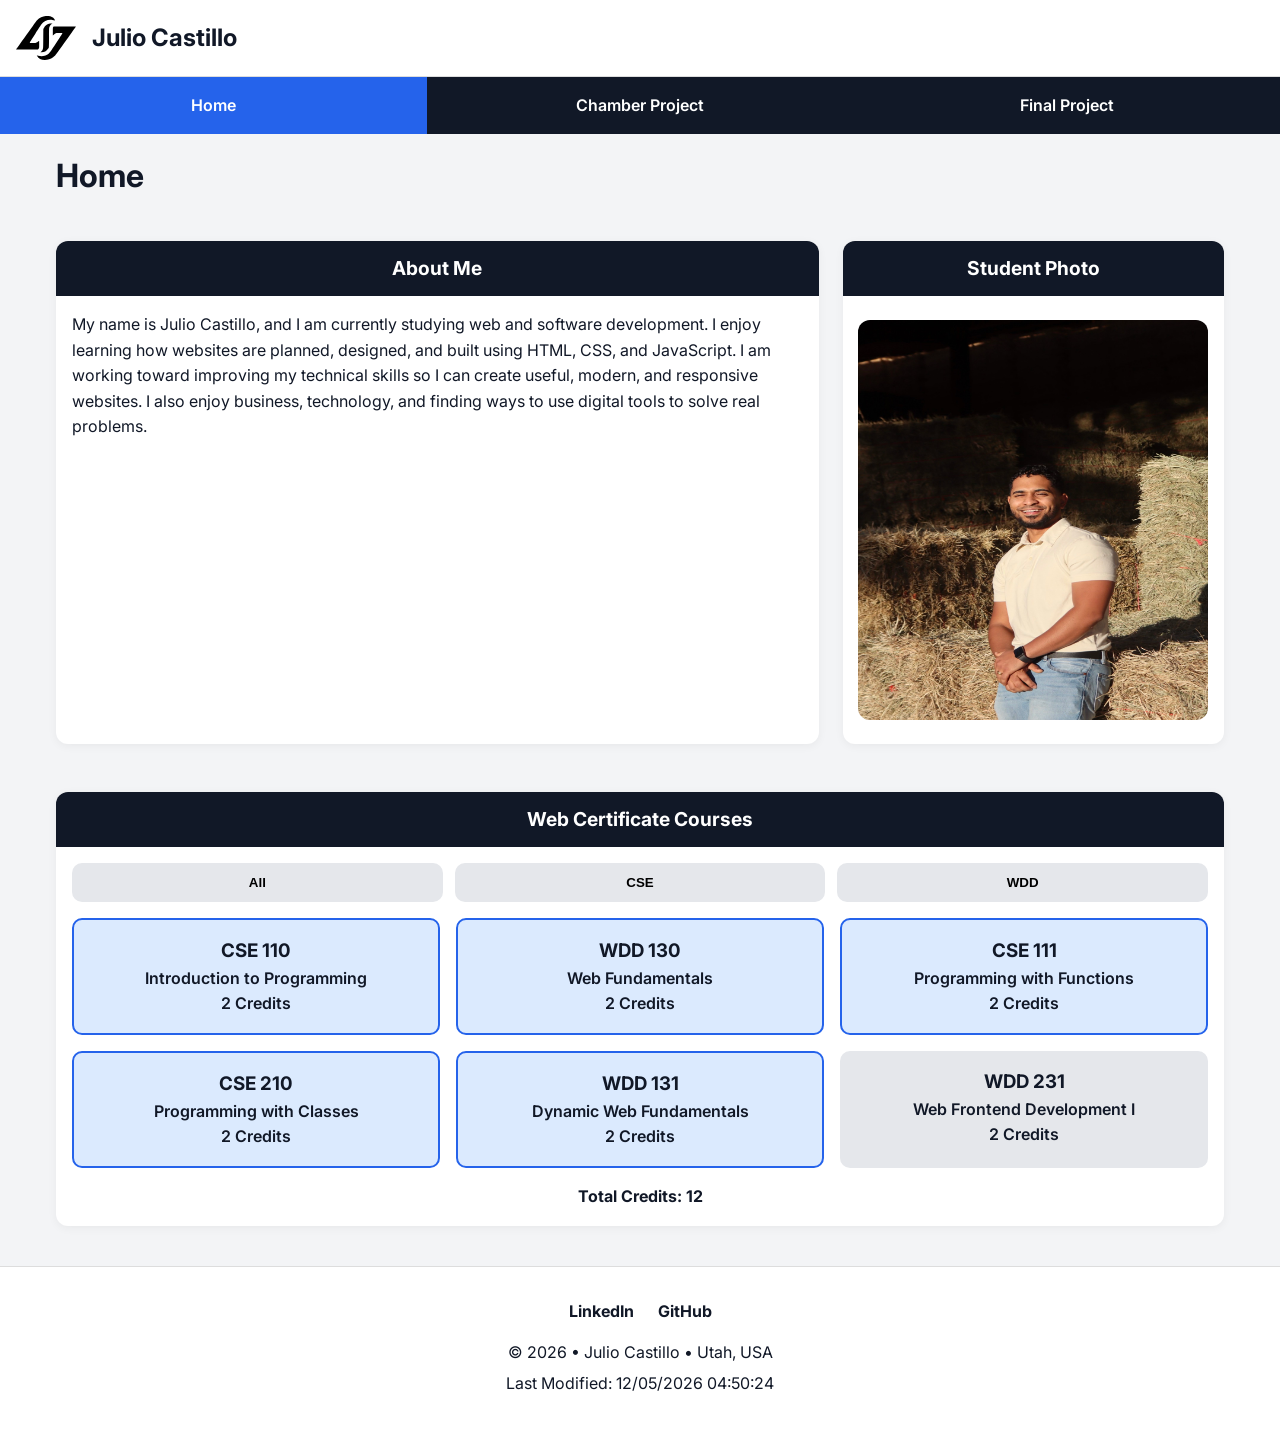
<file: index.html>
<!DOCTYPE html>
<html lang="en">

<head>
    <meta charset="UTF-8">
    <meta name="viewport" content="width=device-width, initial-scale=1.0">
    <meta name="description" content="WDD 231 Course Home Page for Julio Castillo">
    <meta name="author" content="Julio Castillo">

    <title>WDD 231 | Julio Castillo</title>

    <link rel="preconnect" href="https://fonts.googleapis.com">
    <link rel="preconnect" href="https://fonts.gstatic.com" crossorigin>
    <link href="https://fonts.googleapis.com/css2?family=Inter:wght@400;600;700&display=swap" rel="stylesheet">

    <link rel="stylesheet" href="styles/small.css">
    <link rel="stylesheet" href="styles/larger.css">
    <link rel="icon" href="images/favicon.ico">


    <script src="scripts/navigation.js" defer></script>
    <script src="scripts/date.js" defer></script>
    <script src="scripts/course.js" defer></script>
</head>

<body>
    <header>
        <img src="images/logo.svg" alt="Site logo" width="70" height="70">
        <span>Julio Castillo</span>
        <button id="menu" aria-label="Open navigation"></button>
    </header>

    <nav id="nav">
        <a href="index.html" class="active">Home</a>
        <a href="#">Chamber Project</a>
        <a href="#">Final Project</a>
    </nav>

    <main>
        <h1>Home</h1>

        <section class="about-card">
            <h2>About Me</h2>
            <p>
                My name is Julio Castillo, and I am currently studying web and software development.
                I enjoy learning how websites are planned, designed, and built using HTML, CSS, and
                JavaScript. I am working toward improving my technical skills so I can create useful,
                modern, and responsive websites. I also enjoy business, technology, and finding ways
                to use digital tools to solve real problems.
            </p>
        </section>

        <section class="photo-card">
            <h2>Student Photo</h2>
            <img src="images/profile.jpg" alt="Photo of Julio Castillo" width="400" height="400">
        </section>

        <section class="courses-card">
            <h2>Web Certificate Courses</h2>

            <div class="course-buttons">
                <button id="all">All</button>
                <button id="cse">CSE</button>
                <button id="wdd">WDD</button>
            </div>

            <div id="course-list"></div>
            <p id="total-credits"></p>
        </section>
    </main>

    <footer>
        <div class="social">
            <a href="https://www.linkedin.com/in/julio-castillo-574141306/?locale=es" target="_blank" rel="noopener">
                LinkedIn
            </a>
            <a href="https://github.com/juliocesar1113/wdd231.git" target="_blank" rel="noopener">
                GitHub
            </a>
        </div>

        <p>&copy; <span id="currentyear"></span> • Julio Castillo • Utah, USA</p>
        <p id="lastModified"></p>
    </footer>
</body>

</html>
</file>
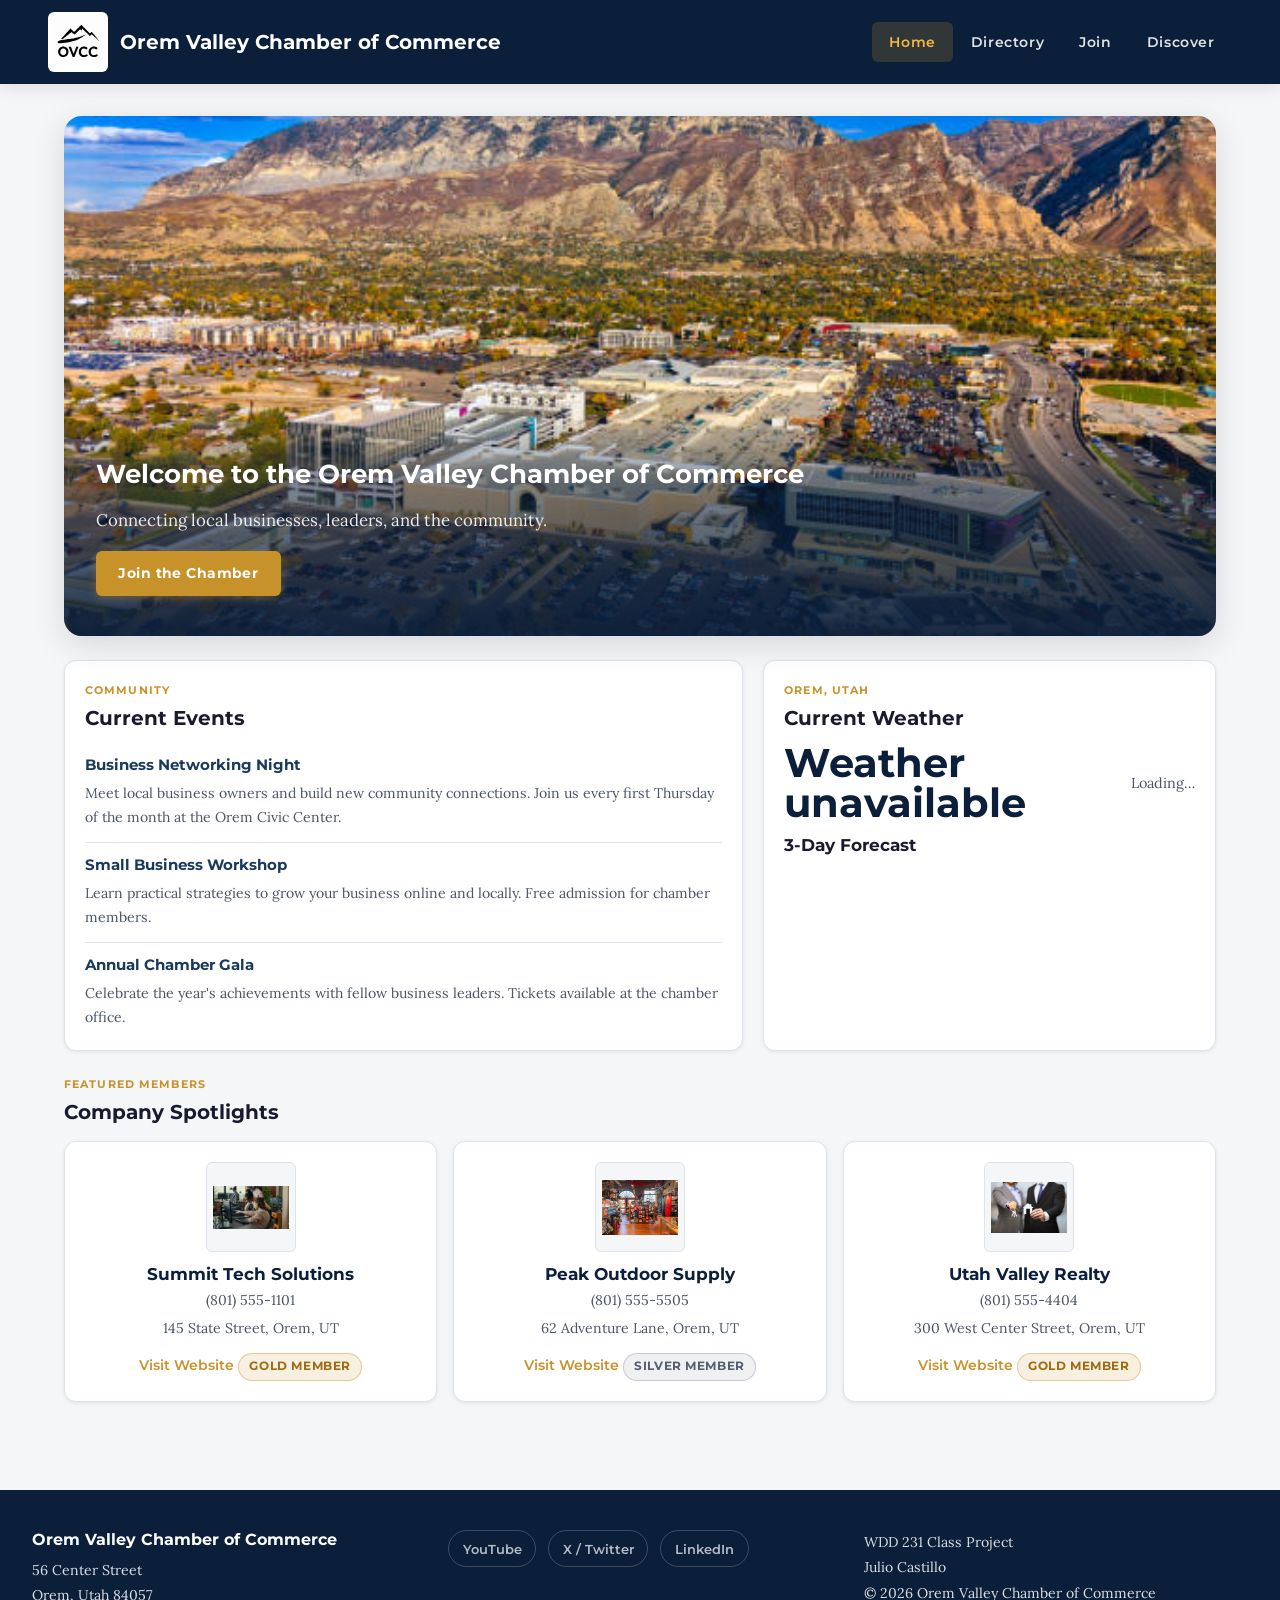
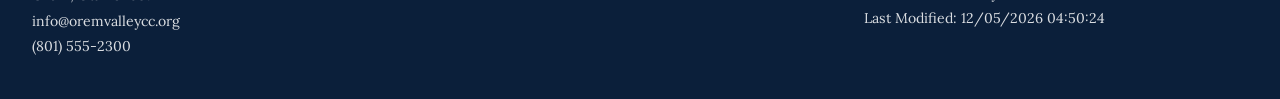
<file: chamber/index.html>
<!DOCTYPE html>
<html lang="en">
<head>
  <meta charset="UTF-8">
  <meta name="viewport" content="width=device-width, initial-scale=1.0">
  <meta name="description" content="Orem Valley Chamber of Commerce — connecting local businesses, leaders, and the community.">
  <meta name="author" content="Julio Castillo">

  
  <meta property="og:title" content="Orem Valley Chamber of Commerce">
  <meta property="og:description" content="Connecting local businesses, leaders, and the community of Orem Valley.">
  <meta property="og:image" content="https://juliocesar1113.github.io/wdd231/chamber/images/hero.webp">
  <meta property="og:url" content="https://juliocesar1113.github.io/wdd231/chamber/index.html">
  <meta property="og:type" content="website">

  <title>Home | Orem Valley Chamber of Commerce</title>

  <link rel="icon" href="images/favicon.ico">

  <!-- Fonts -->
  <link rel="preconnect" href="https://fonts.googleapis.com">
  <link rel="preconnect" href="https://fonts.gstatic.com" crossorigin>
  <link href="https://fonts.googleapis.com/css2?family=Lora:wght@400;600&family=Montserrat:wght@600;700&display=swap" rel="stylesheet">

  <!-- Styles -->
  <link rel="stylesheet" href="styles/normalize.css">
  <link rel="stylesheet" href="styles/small.css">
  <link rel="stylesheet" href="styles/larger.css">

  <!-- Scripts -->
  <script src="scripts/navigation.js" defer></script>
  <script src="scripts/date.js" defer></script>
  <script src="scripts/index.js" defer></script>
</head>
<body>

  <header>
    <div class="brand">
      <img src="images/logo.svg" alt="Orem Valley Chamber of Commerce logo">
      <span>Orem Valley Chamber of Commerce</span>
    </div>

    <button id="menu" aria-label="Toggle navigation menu"></button>

    <nav id="navigation" aria-label="Main navigation">
      <a href="index.html" class="active">Home</a>
      <a href="directory.html">Directory</a>
      <a href="join.html">Join</a>
      <a href="discover.html">Discover</a>
    </nav>
  </header>

  <main>

    <!-- Hero -->
    <section class="hero" aria-label="Welcome banner">
      <img src="images/hero.webp" alt="Orem city skyline with Wasatch mountain backdrop">
      <div class="hero-text">
        <h1>Welcome to the Orem Valley Chamber of Commerce</h1>
        <p>Connecting local businesses, leaders, and the community.</p>
        <a href="join.html" class="cta-button">Join the Chamber</a>
      </div>
    </section>

    <!-- Events + Weather -->
    <div class="home-grid">

      <section class="card" aria-labelledby="events-heading">
        <p class="card-header">Community</p>
        <h2 id="events-heading">Current Events</h2>

        <article class="event-item">
          <h3>Business Networking Night</h3>
          <p>Meet local business owners and build new community connections. Join us every first Thursday of the month at the Orem Civic Center.</p>
        </article>

        <article class="event-item">
          <h3>Small Business Workshop</h3>
          <p>Learn practical strategies to grow your business online and locally. Free admission for chamber members.</p>
        </article>

        <article class="event-item">
          <h3>Annual Chamber Gala</h3>
          <p>Celebrate the year's achievements with fellow business leaders. Tickets available at the chamber office.</p>
        </article>
      </section>

      <section class="card" aria-labelledby="weather-heading">
        <p class="card-header">Orem, Utah</p>
        <h2 id="weather-heading">Current Weather</h2>

        <div class="weather-main">
          <span class="weather-temp" id="current-temp">--°F</span>
          <span class="weather-desc" id="weather-desc">Loading…</span>
        </div>

        <h3>3-Day Forecast</h3>
        <div class="forecast-list" id="forecast" aria-label="Three day forecast"></div>
      </section>

    </div>

    <section class="spotlights" aria-labelledby="spotlights-heading">
      <p class="card-header">Featured Members</p>
      <h2 id="spotlights-heading">Company Spotlights</h2>
      <div id="spotlight-cards"></div>
    </section>

  </main>

  <footer>
    <div>
      <h2>Orem Valley Chamber of Commerce</h2>
      <p>56 Center Street</p>
      <p>Orem, Utah 84057</p>
      <p>info@oremvalleycc.org</p>
      <p>(801) 555-2300</p>
    </div>

    <div class="social" aria-label="Social media links">
      <a href="https://youtube.com" target="_blank" rel="noopener">YouTube</a>
      <a href="https://twitter.com" target="_blank" rel="noopener">X / Twitter</a>
      <a href="https://linkedin.com" target="_blank" rel="noopener">LinkedIn</a>
    </div>

    <div>
      <p>WDD 231 Class Project</p>
      <p>Julio Castillo</p>
      <p>&copy; <span id="currentyear"></span> Orem Valley Chamber of Commerce</p>
      <p id="lastModified"></p>
    </div>
  </footer>

</body>
</html>
</file>
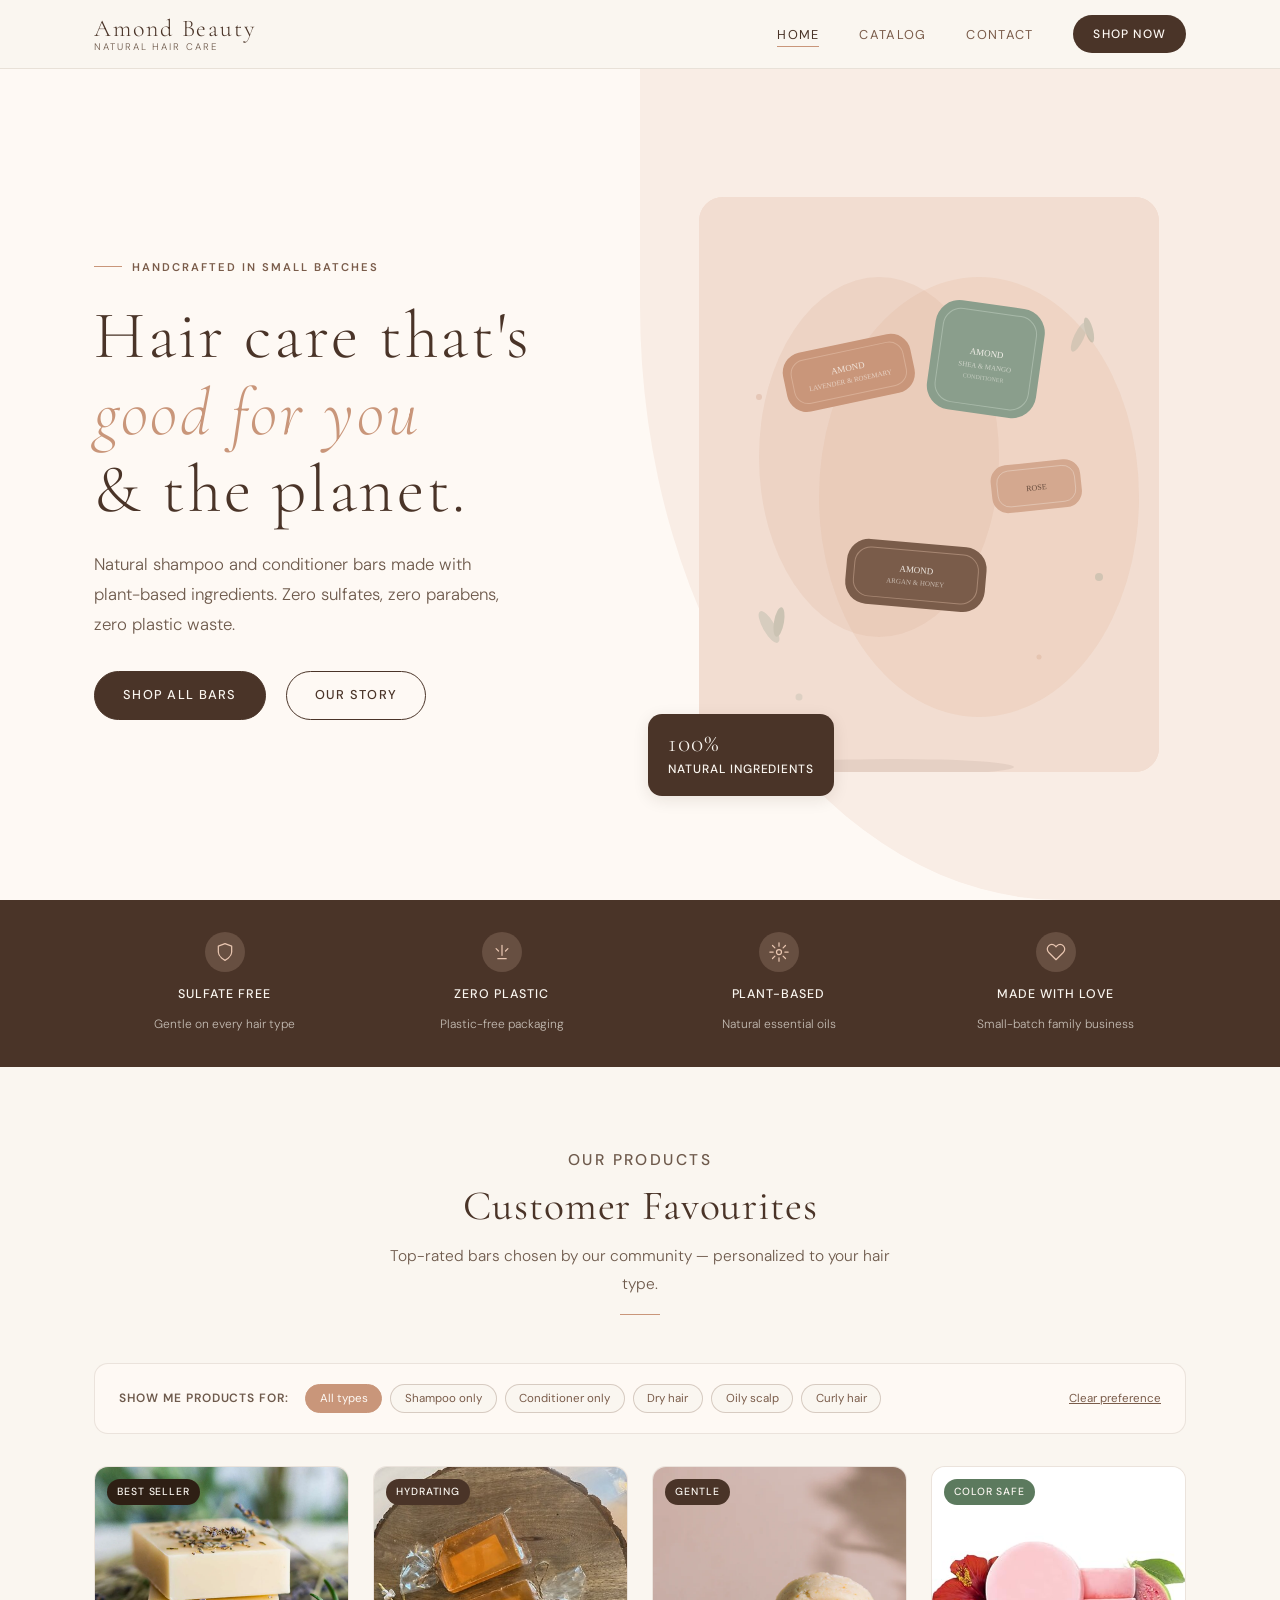
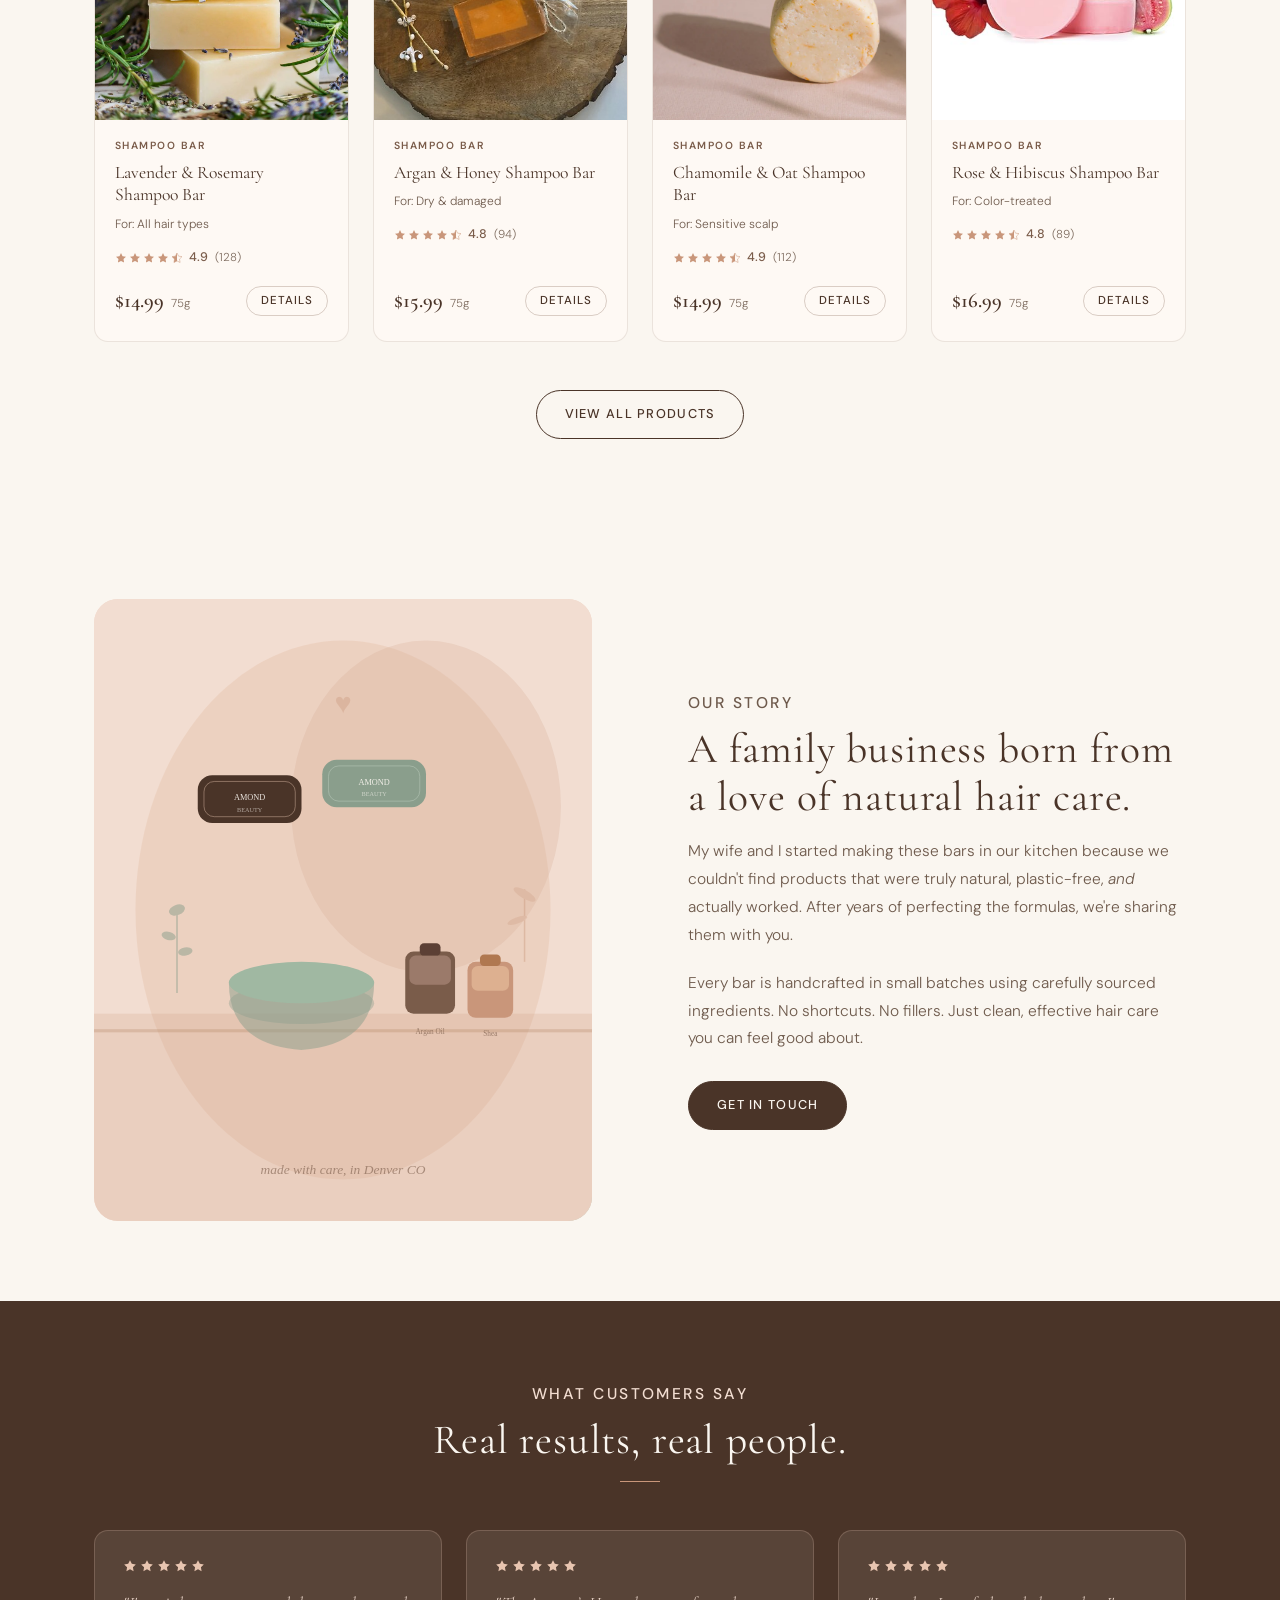
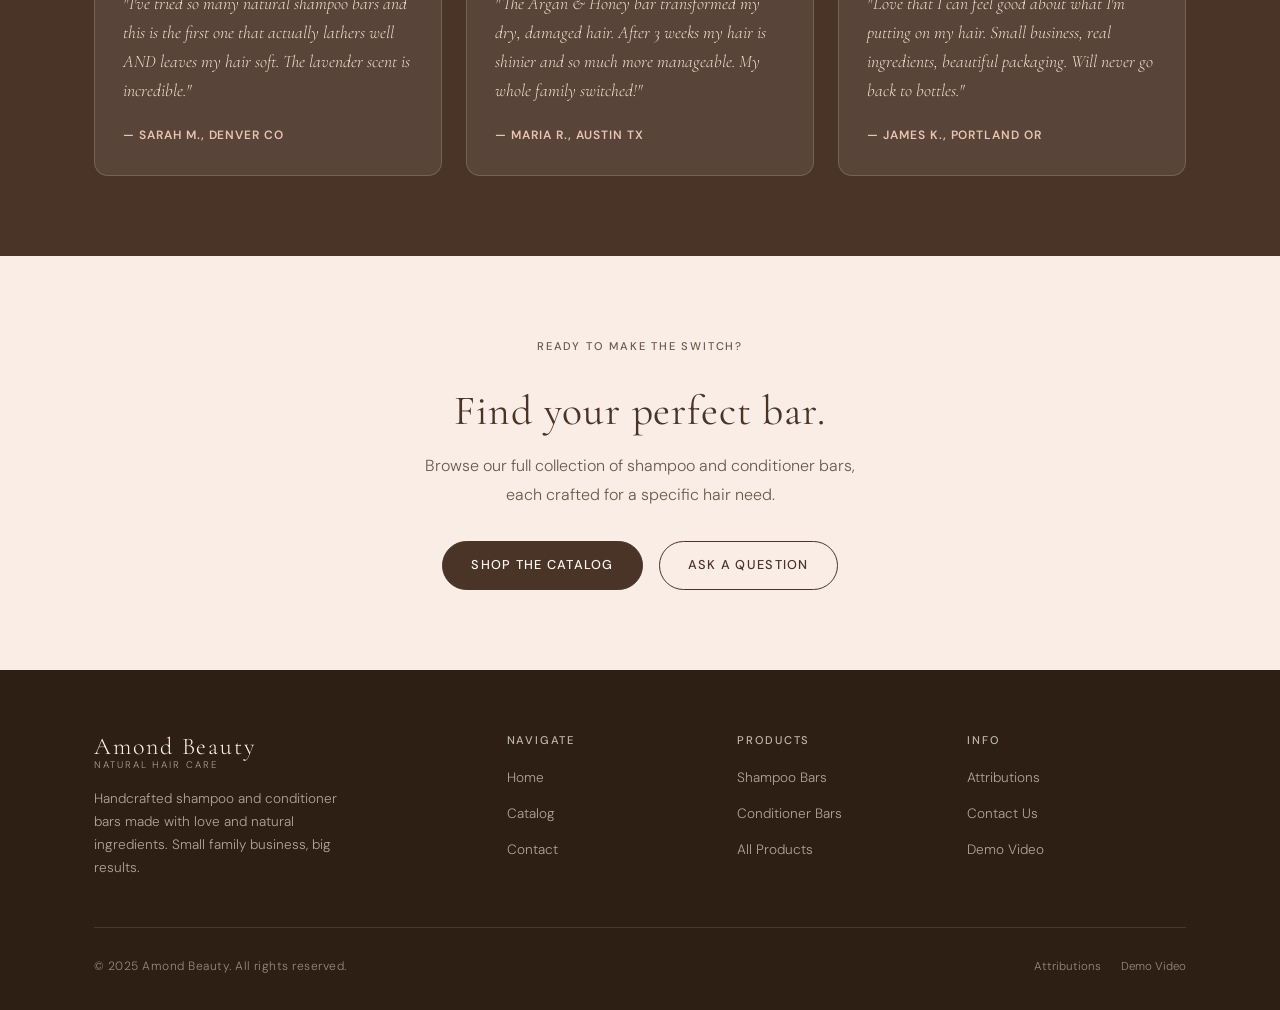
<file: final/index.html>
<!DOCTYPE html>
<html lang="en">
<head>
  <meta charset="UTF-8" />
  <meta name="viewport" content="width=device-width, initial-scale=1.0" />
  <title>Amond Beauty — Natural Shampoo & Conditioner Bars</title>
  <meta name="description" content="Amond Beauty handcrafts natural shampoo and conditioner bars free from sulfates and parabens. Gentle on your hair, kind to the planet." />
  <meta name="author" content="Amond Beauty" />

  <!-- Open Graph -->
  <meta property="og:title" content="Amond Beauty — Natural Hair Care Bars" />
  <meta property="og:description" content="Handcrafted shampoo and conditioner bars made with natural ingredients. Zero plastic, zero compromise." />
  <meta property="og:type" content="website" />
  <meta property="og:url" content="https://juliocesar1113.github.io/wdd231/final/" />
  <meta property="og:image" content="https://juliocesar1113.github.io/wdd231/final/images/og-home.svg" />

  <!-- Favicon -->
  <link rel="icon" type="image/svg+xml" href="images/favicon.svg" />

  <!-- Google Fonts -->
  <link rel="preconnect" href="https://fonts.googleapis.com">
  <link rel="preconnect" href="https://fonts.gstatic.com" crossorigin>
  <link href="https://fonts.googleapis.com/css2?family=Cormorant+Garamond:ital,wght@0,300;0,400;0,600;1,300;1,400&family=DM+Sans:ital,wght@0,300;0,400;0,500;1,300&display=swap" rel="stylesheet">

  <!-- Stylesheets -->
  <link rel="stylesheet" href="styles/base.css" />
  <link rel="stylesheet" href="styles/components.css" />
</head>
<body>

  <!-- ══════════════════════════════════════════
       HEADER / NAV
  ══════════════════════════════════════════ -->
  <header class="ab-site-head" role="banner">
    <div class="ab-wrap">
      <nav class="ab-menu-inner" aria-label="Main navigation">
        <a href="index.html" class="ab-logo" aria-label="Amond Beauty home">
          Amond Beauty
          <span>Natural Hair Care</span>
        </a>

        <ul class="ab-menu-links" role="list">
          <li><a href="index.html">Home</a></li>
          <li><a href="catalog.html">Catalog</a></li>
          <li><a href="contact.html">Contact</a></li>
          <li><a href="catalog.html" class="ab-menu-cta">Shop Now</a></li>
        </ul>

        <button class="ab-menu-toggle" aria-label="Open menu" aria-expanded="false" aria-controls="mobile-nav">
          <span></span><span></span><span></span>
        </button>
      </nav>
    </div>
  </header>

  <nav class="ab-mobile-menu" id="mobile-nav" aria-label="Mobile navigation">
    <a href="index.html">Home</a>
    <a href="catalog.html">Catalog</a>
    <a href="contact.html">Contact</a>
    <a href="catalog.html" class="ab-action ab-action-primary">Shop Now</a>
  </nav>

  <main id="main-content">

    <!-- ══════════════════════════════════════════
         HERO
    ══════════════════════════════════════════ -->
    <section class="ab-hero" aria-labelledby="hero-heading">
      <div class="ab-wrap">
        <div class="ab-hero-inner">

          <div class="ab-hero-text">
            <p class="ab-hero-eyebrow">Handcrafted in small batches</p>
            <h1 id="hero-heading">
              Hair care that's<br/>
              <em>good for you</em><br/>
              &amp; the planet.
            </h1>
            <p class="ab-hero-desc">
              Natural shampoo and conditioner bars made with plant-based ingredients.
              Zero sulfates, zero parabens, zero plastic waste.
            </p>
            <div class="ab-hero-actions">
              <a href="catalog.html" class="ab-action ab-action-primary">Shop All Bars</a>
              <a href="#about" class="ab-action ab-action-outline">Our Story</a>
            </div>
          </div>

          <div class="ab-hero-image-wrap">
            <div class="ab-hero-image-frame">
              <img
                src="images/hero-bars.svg"
                alt="Assorted Amond Beauty shampoo and conditioner bars arranged on a natural surface"
                width="460"
                height="575"
                loading="eager"
              />
            </div>
            <div class="ab-hero-badge">
              <strong>100%</strong>
              Natural Ingredients
            </div>
          </div>

        </div>
      </div>
    </section>

    <!-- ══════════════════════════════════════════
         VALUES STRIP
    ══════════════════════════════════════════ -->
    <section class="ab-values-strip" aria-label="Our values">
      <div class="ab-wrap">
        <ul class="ab-values-grid" role="list">
          <li class="ab-value-item">
            <div class="ab-value-icon" aria-hidden="true">
              <svg viewBox="0 0 24 24" fill="none" stroke-width="1.5" stroke-linecap="round" stroke-linejoin="round"><path d="M12 22s8-4 8-10V5l-8-3-8 3v7c0 6 8 10 8 10z"/></svg>
            </div>
            <strong>Sulfate Free</strong>
            <span>Gentle on every hair type</span>
          </li>
          <li class="ab-value-item">
            <div class="ab-value-icon" aria-hidden="true">
              <svg viewBox="0 0 24 24" fill="none" stroke-width="1.5" stroke-linecap="round" stroke-linejoin="round"><path d="M7 20h10M12 4v12M4.93 7.93l2.83 2.83M19.07 7.93l-2.83 2.83"/></svg>
            </div>
            <strong>Zero Plastic</strong>
            <span>Plastic-free packaging</span>
          </li>
          <li class="ab-value-item">
            <div class="ab-value-icon" aria-hidden="true">
              <svg viewBox="0 0 24 24" fill="none" stroke-width="1.5" stroke-linecap="round" stroke-linejoin="round"><circle cx="12" cy="12" r="3"/><path d="M12 1v4M12 19v4M4.22 4.22l2.83 2.83M16.95 16.95l2.83 2.83M1 12h4M19 12h4M4.22 19.78l2.83-2.83M16.95 7.05l2.83-2.83"/></svg>
            </div>
            <strong>Plant-Based</strong>
            <span>Natural essential oils</span>
          </li>
          <li class="ab-value-item">
            <div class="ab-value-icon" aria-hidden="true">
              <svg viewBox="0 0 24 24" fill="none" stroke-width="1.5" stroke-linecap="round" stroke-linejoin="round"><path d="M20.84 4.61a5.5 5.5 0 0 0-7.78 0L12 5.67l-1.06-1.06a5.5 5.5 0 0 0-7.78 7.78l1.06 1.06L12 21.23l7.78-7.78 1.06-1.06a5.5 5.5 0 0 0 0-7.78z"/></svg>
            </div>
            <strong>Made with Love</strong>
            <span>Small-batch family business</span>
          </li>
        </ul>
      </div>
    </section>

    <!-- ══════════════════════════════════════════
         FEATURED PRODUCTS
    ══════════════════════════════════════════ -->
    <section class="ab-section" aria-labelledby="featured-heading">
      <div class="ab-wrap">

        <div class="ab-section-header" data-reveal>
          <p class="ab-eyebrow">Our products</p>
          <h2 id="featured-heading">Customer Favourites</h2>
          <p>Top-rated bars chosen by our community — personalized to your hair type.</p>
          <div class="ab-divider" aria-hidden="true"></div>
        </div>

        <div class="ab-preferences-widget" id="pref-widget" data-reveal data-reveal-delay="1" role="region" aria-label="Hair type preferences">
          <span class="ab-pref-label">Show me products for:</span>
          <div class="ab-pref-options" role="group" aria-label="Hair type filter">
            <button class="ab-pref-action" data-pref="all">All types</button>
            <button class="ab-pref-action" data-pref="shampoo">Shampoo only</button>
            <button class="ab-pref-action" data-pref="conditioner">Conditioner only</button>
            <button class="ab-pref-action" data-pref="dry">Dry hair</button>
            <button class="ab-pref-action" data-pref="oily">Oily scalp</button>
            <button class="ab-pref-action" data-pref="curly">Curly hair</button>
          </div>
          <button class="ab-pref-clear" id="pref-clear" aria-label="Clear hair type preference">Clear preference</button>
        </div>

        <div class="ab-products-grid" id="featured-products" role="region" aria-live="polite" aria-label="Featured products"></div>

        <div class="ab-section-header ab-view-all-wrap" data-reveal>
          <a href="catalog.html" class="ab-action ab-action-outline">View All Products</a>
        </div>

      </div>
    </section>

    <!-- ══════════════════════════════════════════
         ABOUT STRIP
    ══════════════════════════════════════════ -->
    <section class="ab-section" id="about" aria-labelledby="about-heading">
      <div class="ab-wrap">
        <div class="ab-about-strip">

          <div class="ab-about-image" data-reveal>
            <img
              src="images/about-makers.svg"
              alt="The Amond Beauty founders crafting bars in their studio"
              width="480"
              height="600"
              loading="lazy"
            />
            <div class="ab-about-image-accent" aria-hidden="true"></div>
          </div>

          <div class="ab-about-text" data-reveal data-reveal-delay="2">
            <p class="ab-eyebrow">Our story</p>
            <h2 id="about-heading">A family business born from a love of natural hair care.</h2>
            <p>
              My wife and I started making these bars in our kitchen because we couldn't find
              products that were truly natural, plastic-free, <em>and</em> actually worked.
              After years of perfecting the formulas, we're sharing them with you.
            </p>
            <p>
              Every bar is handcrafted in small batches using carefully sourced ingredients.
              No shortcuts. No fillers. Just clean, effective hair care you can feel good about.
            </p>
            <a href="contact.html" class="ab-action ab-action-primary ab-about-cta">Get in Touch</a>
          </div>

        </div>
      </div>
    </section>

    <!-- ══════════════════════════════════════════
         TESTIMONIALS
    ══════════════════════════════════════════ -->
    <section class="ab-testimonials-wrap" aria-labelledby="reviews-heading">
      <div class="ab-wrap">
        <div class="ab-section-header ab-testimonials-header" data-reveal>
          <p class="ab-eyebrow">What customers say</p>
          <h2 id="reviews-heading">Real results, real people.</h2>
          <div class="ab-divider" aria-hidden="true"></div>
        </div>

        <ul class="ab-testimonials-grid" role="list">
          <li class="ab-testimonial-tile" data-reveal data-reveal-delay="1">
            <div class="ab-testimonial-stars" role="img" aria-label="5 out of 5 stars">
              <svg viewBox="0 0 24 24"><polygon points="12,2 15.09,8.26 22,9.27 17,14.14 18.18,21.02 12,17.77 5.82,21.02 7,14.14 2,9.27 8.91,8.26"/></svg>
              <svg viewBox="0 0 24 24"><polygon points="12,2 15.09,8.26 22,9.27 17,14.14 18.18,21.02 12,17.77 5.82,21.02 7,14.14 2,9.27 8.91,8.26"/></svg>
              <svg viewBox="0 0 24 24"><polygon points="12,2 15.09,8.26 22,9.27 17,14.14 18.18,21.02 12,17.77 5.82,21.02 7,14.14 2,9.27 8.91,8.26"/></svg>
              <svg viewBox="0 0 24 24"><polygon points="12,2 15.09,8.26 22,9.27 17,14.14 18.18,21.02 12,17.77 5.82,21.02 7,14.14 2,9.27 8.91,8.26"/></svg>
              <svg viewBox="0 0 24 24"><polygon points="12,2 15.09,8.26 22,9.27 17,14.14 18.18,21.02 12,17.77 5.82,21.02 7,14.14 2,9.27 8.91,8.26"/></svg>
            </div>
            <p class="ab-testimonial-text">"I've tried so many natural shampoo bars and this is the first one that actually lathers well AND leaves my hair soft. The lavender scent is incredible."</p>
            <p class="ab-testimonial-author">— Sarah M., Denver CO</p>
          </li>
          <li class="ab-testimonial-tile" data-reveal data-reveal-delay="2">
            <div class="ab-testimonial-stars" role="img" aria-label="5 out of 5 stars">
              <svg viewBox="0 0 24 24"><polygon points="12,2 15.09,8.26 22,9.27 17,14.14 18.18,21.02 12,17.77 5.82,21.02 7,14.14 2,9.27 8.91,8.26"/></svg>
              <svg viewBox="0 0 24 24"><polygon points="12,2 15.09,8.26 22,9.27 17,14.14 18.18,21.02 12,17.77 5.82,21.02 7,14.14 2,9.27 8.91,8.26"/></svg>
              <svg viewBox="0 0 24 24"><polygon points="12,2 15.09,8.26 22,9.27 17,14.14 18.18,21.02 12,17.77 5.82,21.02 7,14.14 2,9.27 8.91,8.26"/></svg>
              <svg viewBox="0 0 24 24"><polygon points="12,2 15.09,8.26 22,9.27 17,14.14 18.18,21.02 12,17.77 5.82,21.02 7,14.14 2,9.27 8.91,8.26"/></svg>
              <svg viewBox="0 0 24 24"><polygon points="12,2 15.09,8.26 22,9.27 17,14.14 18.18,21.02 12,17.77 5.82,21.02 7,14.14 2,9.27 8.91,8.26"/></svg>
            </div>
            <p class="ab-testimonial-text">"The Argan &amp; Honey bar transformed my dry, damaged hair. After 3 weeks my hair is shinier and so much more manageable. My whole family switched!"</p>
            <p class="ab-testimonial-author">— Maria R., Austin TX</p>
          </li>
          <li class="ab-testimonial-tile" data-reveal data-reveal-delay="3">
            <div class="ab-testimonial-stars" role="img" aria-label="5 out of 5 stars">
              <svg viewBox="0 0 24 24"><polygon points="12,2 15.09,8.26 22,9.27 17,14.14 18.18,21.02 12,17.77 5.82,21.02 7,14.14 2,9.27 8.91,8.26"/></svg>
              <svg viewBox="0 0 24 24"><polygon points="12,2 15.09,8.26 22,9.27 17,14.14 18.18,21.02 12,17.77 5.82,21.02 7,14.14 2,9.27 8.91,8.26"/></svg>
              <svg viewBox="0 0 24 24"><polygon points="12,2 15.09,8.26 22,9.27 17,14.14 18.18,21.02 12,17.77 5.82,21.02 7,14.14 2,9.27 8.91,8.26"/></svg>
              <svg viewBox="0 0 24 24"><polygon points="12,2 15.09,8.26 22,9.27 17,14.14 18.18,21.02 12,17.77 5.82,21.02 7,14.14 2,9.27 8.91,8.26"/></svg>
              <svg viewBox="0 0 24 24"><polygon points="12,2 15.09,8.26 22,9.27 17,14.14 18.18,21.02 12,17.77 5.82,21.02 7,14.14 2,9.27 8.91,8.26"/></svg>
            </div>
            <p class="ab-testimonial-text">"Love that I can feel good about what I'm putting on my hair. Small business, real ingredients, beautiful packaging. Will never go back to bottles."</p>
            <p class="ab-testimonial-author">— James K., Portland OR</p>
          </li>
        </ul>
      </div>
    </section>

    <!-- ══════════════════════════════════════════
         CTA BAND
    ══════════════════════════════════════════ -->
    <section class="ab-section ab-cta-band" aria-labelledby="cta-heading">
      <div class="ab-wrap" data-reveal>
        <p class="ab-eyebrow">Ready to make the switch?</p>
        <h2 id="cta-heading">Find your perfect bar.</h2>
        <p>Browse our full collection of shampoo and conditioner bars, each crafted for a specific hair need.</p>
        <div class="ab-cta-actions">
          <a href="catalog.html" class="ab-action ab-action-primary">Shop the Catalog</a>
          <a href="contact.html" class="ab-action ab-action-outline">Ask a Question</a>
        </div>
      </div>
    </section>

  </main>

  <!-- ══════════════════════════════════════════
       FOOTER
  ══════════════════════════════════════════ -->
  <footer class="ab-footer" role="contentinfo">
    <div class="ab-wrap">
      <div class="ab-footer-grid">
        <div class="ab-footer-brand">
          <a href="index.html" class="ab-logo">
            Amond Beauty
            <span>Natural Hair Care</span>
          </a>
          <p>Handcrafted shampoo and conditioner bars made with love and natural ingredients. Small family business, big results.</p>
        </div>
        <div class="ab-footer-col">
          <h3>Navigate</h3>
          <ul role="list">
            <li><a href="index.html">Home</a></li>
            <li><a href="catalog.html">Catalog</a></li>
            <li><a href="contact.html">Contact</a></li>
          </ul>
        </div>
        <div class="ab-footer-col">
          <h3>Products</h3>
          <ul role="list">
            <li><a href="catalog.html?filter=shampoo">Shampoo Bars</a></li>
            <li><a href="catalog.html?filter=conditioner">Conditioner Bars</a></li>
            <li><a href="catalog.html">All Products</a></li>
          </ul>
        </div>
        <div class="ab-footer-col">
          <h3>Info</h3>
          <ul role="list">
            <li><a href="attributions.html">Attributions</a></li>
            <li><a href="contact.html">Contact Us</a></li>
            <li><a href="https://youtu.be/VIDEO_ID" target="_blank" rel="noopener">Demo Video</a></li>
          </ul>
        </div>
      </div>
      <div class="ab-footer-bottom">
        <p class="ab-footer-copy">&copy; 2025 Amond Beauty. All rights reserved.</p>
        <nav class="ab-footer-legal" aria-label="Legal links">
          <a href="attributions.html">Attributions</a>
          <a href="https://youtu.be/nOESqbameyM" target="_blank" rel="noopener">Demo Video</a>
        </nav>
      </div>
    </div>
  </footer>

  <script type="module" src="scripts/main.js"></script>
</body>
</html>
</file>
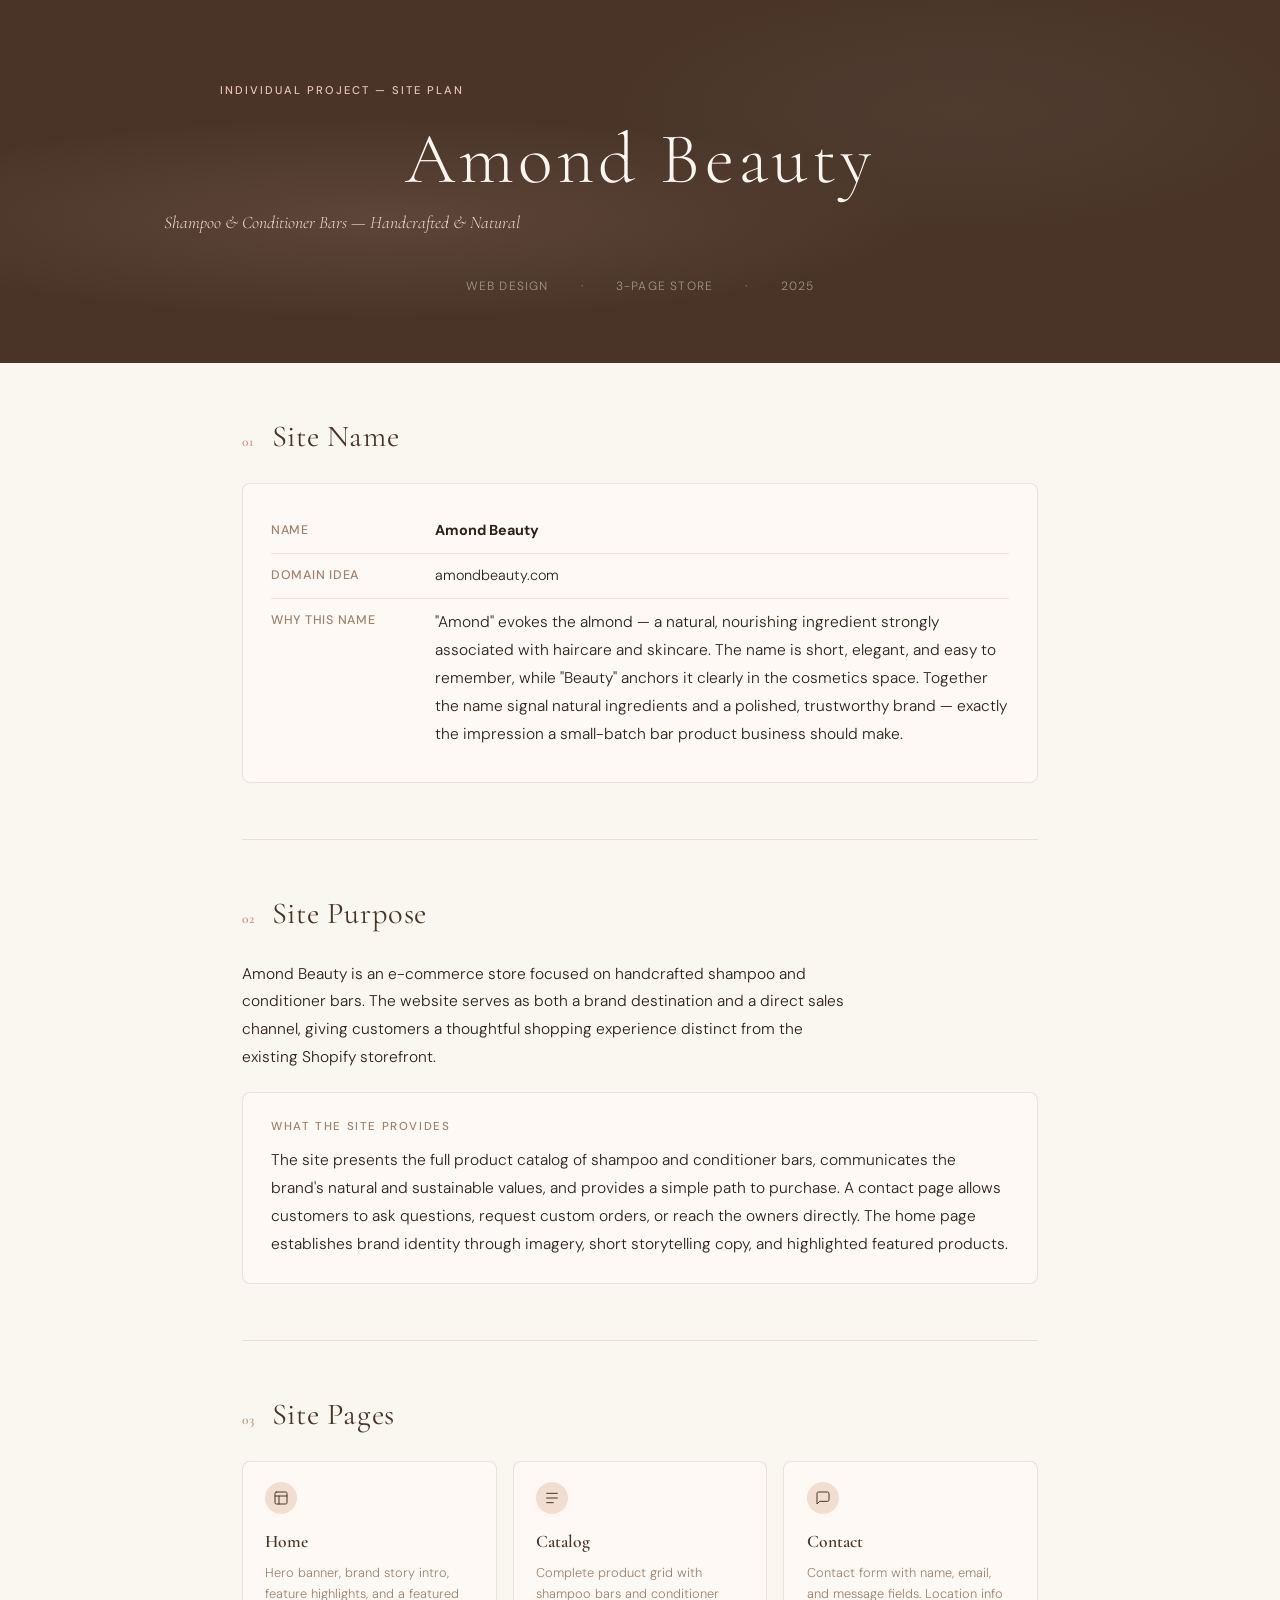
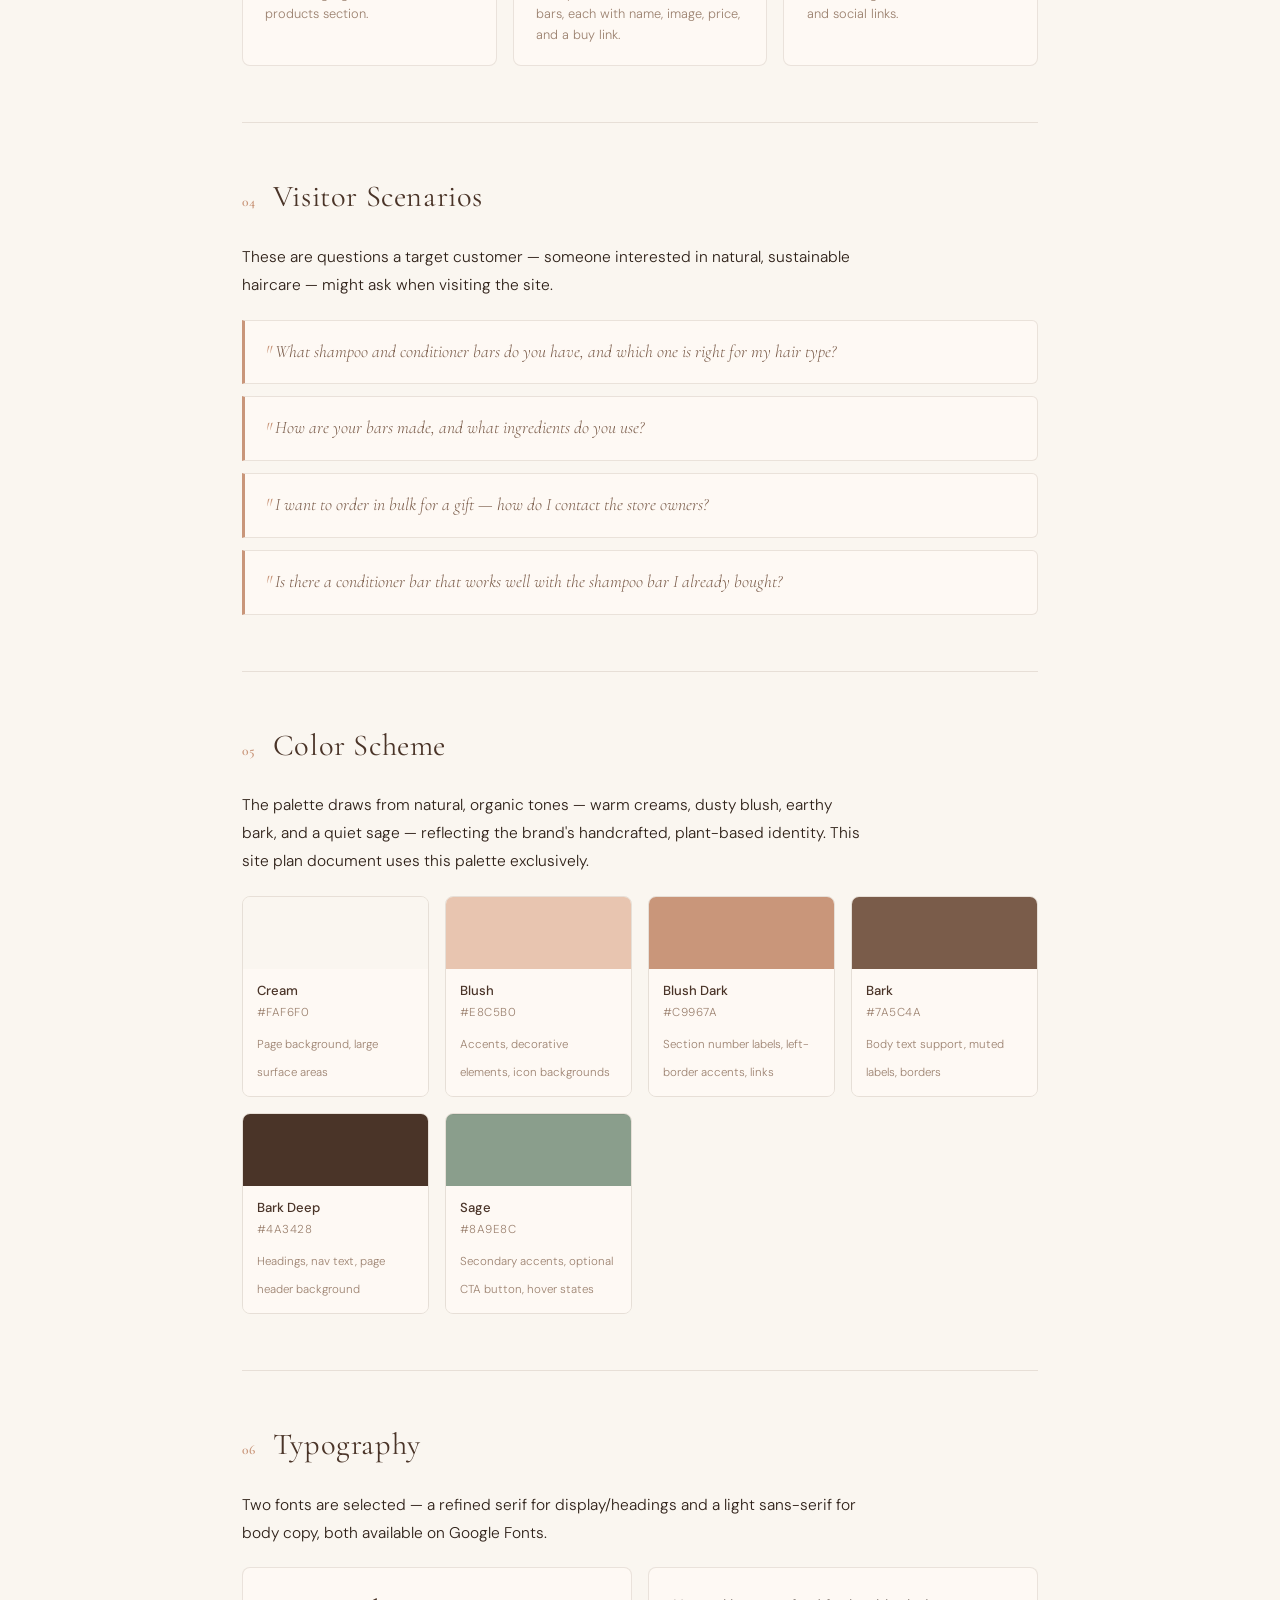
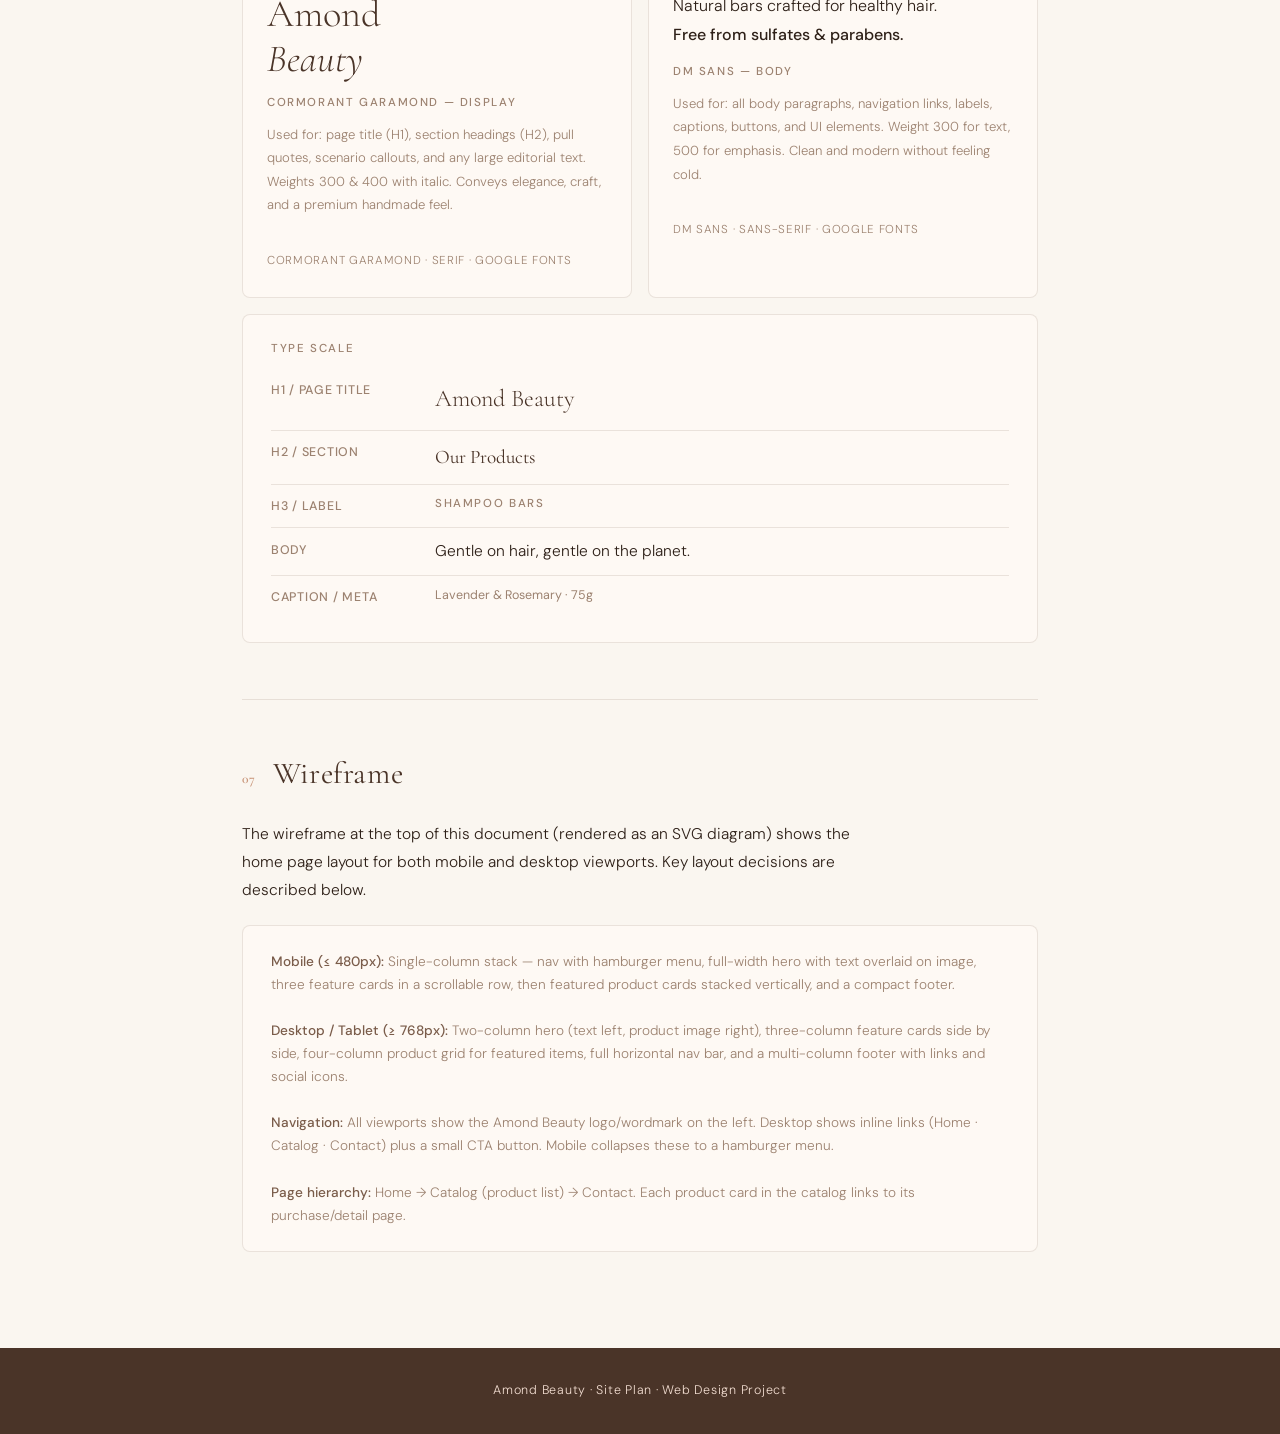
<file: amondb-site-plan.html>
<!DOCTYPE html>
<html lang="en">
<head>
  <meta charset="UTF-8" />
  <meta name="viewport" content="width=device-width, initial-scale=1.0" />
  <title>Amond Beauty — Site Plan</title>
  <link rel="preconnect" href="https://fonts.googleapis.com" />
  <link rel="preconnect" href="https://fonts.gstatic.com" crossorigin />
  <link href="https://fonts.googleapis.com/css2?family=Cormorant+Garamond:ital,wght@0,300;0,400;0,600;1,300;1,400&family=DM+Sans:ital,wght@0,300;0,400;0,500;1,300&display=swap" rel="stylesheet" />
  <style>
    /* ─── Design tokens ────*/
    :root {
      --cream:       #FAF6F0;
      --warm-white:  #FEF9F4;
      --blush:       #E8C5B0;
      --blush-light: #F2DDD1;
      --blush-dark:  #C9967A;
      --bark:        #7A5C4A;
      --bark-deep:   #4A3428;
      --sage:        #8A9E8C;
      --sage-light:  #C5D4C6;
      --ink:         #2E2018;
      --muted:       #9C8270;
      --border:      rgba(122, 92, 74, 0.15);
      --border-mid:  rgba(122, 92, 74, 0.3);
    }

    /* ─── Reset & base ── */
    *, *::before, *::after { box-sizing: border-box; margin: 0; padding: 0; }
    html { font-size: 16px; scroll-behavior: smooth; }

    body {
      font-family: 'DM Sans', sans-serif;
      font-weight: 300;
      background-color: var(--cream);
      color: var(--ink);
      line-height: 1.75;
    }

    /* ─── Layout ─────────────*/
    .page-wrap {
      max-width: 860px;
      margin: 0 auto;
      padding: 0 2rem 6rem;
    }

    /* ─── Cover header ─── */
    .cover {
      background-color: var(--bark-deep);
      color: var(--cream);
      padding: 5rem 2rem 4rem;
      text-align: center;
      position: relative;
      overflow: hidden;
    }

    .cover::before {
      content: '';
      position: absolute;
      inset: 0;
      background:
        radial-gradient(ellipse 60% 40% at 30% 60%, rgba(232,197,176,0.12) 0%, transparent 70%),
        radial-gradient(ellipse 40% 50% at 75% 30%, rgba(138,158,140,0.08) 0%, transparent 70%);
      pointer-events: none;
    }

    .cover-label {
      font-family: 'DM Sans', sans-serif;
      font-size: 0.7rem;
      font-weight: 500;
      letter-spacing: 0.18em;
      text-transform: uppercase;
      color: var(--blush);
      margin-bottom: 1.25rem;
    }

    .cover h1 {
      font-family: 'Cormorant Garamond', serif;
      font-size: clamp(2.8rem, 7vw, 4.5rem);
      font-weight: 300;
      letter-spacing: 0.06em;
      color: var(--warm-white);
      line-height: 1.1;
      margin-bottom: 0.5rem;
    }

    .cover-sub {
      font-family: 'Cormorant Garamond', serif;
      font-style: italic;
      font-size: 1.1rem;
      color: var(--blush-light);
      margin-bottom: 2rem;
    }

    .cover-meta {
      display: inline-flex;
      gap: 2rem;
      font-size: 0.75rem;
      letter-spacing: 0.1em;
      text-transform: uppercase;
      color: rgba(250,246,240,0.5);
    }

    /* ─── Section layou --- */
    .section {
      padding: 3.5rem 0 0;
    }

    .section + .section {
      border-top: 1px solid var(--border);
      margin-top: 3.5rem;
    }

    .section-header {
      display: flex;
      align-items: baseline;
      gap: 1rem;
      margin-bottom: 1.75rem;
    }

    .section-num {
      font-family: 'Cormorant Garamond', serif;
      font-size: 0.85rem;
      font-weight: 600;
      color: var(--blush-dark);
      letter-spacing: 0.1em;
      flex-shrink: 0;
    }

    h2 {
      font-family: 'Cormorant Garamond', serif;
      font-size: 1.9rem;
      font-weight: 400;
      color: var(--bark-deep);
      letter-spacing: 0.02em;
      line-height: 1.2;
    }

    h3 {
      font-family: 'DM Sans', sans-serif;
      font-size: 0.72rem;
      font-weight: 500;
      letter-spacing: 0.14em;
      text-transform: uppercase;
      color: var(--muted);
      margin-bottom: 0.6rem;
    }

    p {
      color: var(--ink);
      font-size: 0.97rem;
      line-height: 1.8;
      max-width: 620px;
    }

    /* ─── Content cards ----- */
    .card {
      background: var(--warm-white);
      border: 1px solid var(--border);
      border-radius: 8px;
      padding: 1.5rem 1.75rem;
      margin-top: 1.25rem;
    }

    .card p { max-width: none; }

    .detail-row {
      display: grid;
      grid-template-columns: 140px 1fr;
      gap: 0.25rem 1.5rem;
      font-size: 0.9rem;
      padding: 0.6rem 0;
      border-bottom: 1px solid var(--border);
      align-items: start;
    }

    .detail-row:last-child { border-bottom: none; }

    .detail-label {
      font-weight: 500;
      color: var(--muted);
      font-size: 0.78rem;
      letter-spacing: 0.06em;
      text-transform: uppercase;
      padding-top: 0.1rem;
    }

    /* ─── Scenarios ─── */
    .scenario-list {
      list-style: none;
      display: flex;
      flex-direction: column;
      gap: 0.75rem;
      margin-top: 1.25rem;
    }

    .scenario-item {
      background: var(--warm-white);
      border: 1px solid var(--border);
      border-left: 3px solid var(--blush-dark);
      border-radius: 0 6px 6px 0;
      padding: 1rem 1.25rem;
      font-family: 'Cormorant Garamond', serif;
      font-style: italic;
      font-size: 1.1rem;
      color: var(--bark);
    }

    .scenario-item::before {
      content: '"';
      color: var(--blush-dark);
      font-size: 1.4rem;
      margin-right: 0.2rem;
      line-height: 0;
      vertical-align: -0.2rem;
    }

    /* ─── Color scheme ── */
    .color-grid {
      display: grid;
      grid-template-columns: repeat(auto-fill, minmax(160px, 1fr));
      gap: 1rem;
      margin-top: 1.25rem;
    }

    .color-tile {
      border-radius: 8px;
      overflow: hidden;
      border: 1px solid var(--border);
    }

    .color-swatch {
      height: 72px;
      width: 100%;
    }

    .color-info {
      background: var(--warm-white);
      padding: 0.7rem 0.85rem;
    }

    .color-name {
      font-weight: 500;
      font-size: 0.82rem;
      color: var(--bark-deep);
      display: block;
    }

    .color-hex {
      font-size: 0.72rem;
      color: var(--muted);
      letter-spacing: 0.05em;
      display: block;
      margin-bottom: 0.35rem;
    }

    .color-use {
      font-size: 0.72rem;
      color: var(--muted);
      line-height: 1.5;
    }

    /* ─── Typography ── */
    .type-grid {
      display: grid;
      grid-template-columns: 1fr 1fr;
      gap: 1rem;
      margin-top: 1.25rem;
    }

    .type-card {
      background: var(--warm-white);
      border: 1px solid var(--border);
      border-radius: 8px;
      padding: 1.5rem;
    }

    .type-specimen-display {
      font-family: 'Cormorant Garamond', serif;
      font-size: 2.4rem;
      font-weight: 300;
      color: var(--bark-deep);
      line-height: 1.15;
      margin-bottom: 0.75rem;
    }

    .type-specimen-body {
      font-family: 'DM Sans', sans-serif;
      font-size: 1rem;
      font-weight: 300;
      color: var(--ink);
      line-height: 1.8;
      margin-bottom: 0.75rem;
    }

    .type-meta {
      font-size: 0.72rem;
      color: var(--muted);
      letter-spacing: 0.06em;
      text-transform: uppercase;
    }

    /* ─── Pages overview ── */
    .pages-grid {
      display: grid;
      grid-template-columns: repeat(3, 1fr);
      gap: 1rem;
      margin-top: 1.25rem;
    }

    .page-card {
      background: var(--warm-white);
      border: 1px solid var(--border);
      border-radius: 8px;
      padding: 1.25rem 1.4rem;
    }

    .page-icon {
      width: 32px;
      height: 32px;
      background: var(--blush-light);
      border-radius: 50%;
      display: flex;
      align-items: center;
      justify-content: center;
      margin-bottom: 0.75rem;
    }

    .page-icon svg { width: 16px; height: 16px; stroke: var(--bark-deep); }

    .page-title {
      font-family: 'Cormorant Garamond', serif;
      font-size: 1.1rem;
      font-weight: 600;
      color: var(--bark-deep);
      margin-bottom: 0.35rem;
    }

    .page-desc {
      font-size: 0.8rem;
      color: var(--muted);
      line-height: 1.6;
    }

    /* ─── Wireframe note ──*/
    .wireframe-note {
      background: var(--warm-white);
      border: 1px solid var(--border);
      border-radius: 8px;
      padding: 1.5rem 1.75rem;
      margin-top: 1.25rem;
      font-size: 0.85rem;
      color: var(--muted);
      line-height: 1.7;
    }

    .wireframe-note strong {
      color: var(--bark);
      font-weight: 500;
    }

    /* ─── Inline tag ──── */
    .tag {
      display: inline-block;
      background: var(--blush-light);
      color: var(--bark-deep);
      font-size: 0.7rem;
      font-weight: 500;
      letter-spacing: 0.06em;
      text-transform: uppercase;
      border-radius: 4px;
      padding: 0.15rem 0.5rem;
    }

    /* ─── Responsive ──*/
    @media (max-width: 620px) {
      .type-grid { grid-template-columns: 1fr; }
      .pages-grid { grid-template-columns: 1fr; }
      .detail-row { grid-template-columns: 1fr; }
      .color-grid { grid-template-columns: repeat(2, 1fr); }
    }
  </style>
</head>
<body>

  <!-- ══════════════════════════════════════════════ -->
  <!-- COVER  -->
  
  <header class="cover">
    <p class="cover-label">Individual Project — Site Plan</p>
    <h1>Amond Beauty</h1>
    <p class="cover-sub">Shampoo &amp; Conditioner Bars — Handcrafted &amp; Natural</p>
    <div class="cover-meta">
      <span>Web Design</span>
      <span>·</span>
      <span>3-Page Store</span>
      <span>·</span>
      <span>2025</span>
    </div>
  </header>

  <!-- ══════════════════════════════════════════════ -->
  <!-- MAIN CONTENT                      -->
 
  <main class="page-wrap">

    <!-- 1 · Site Name -->
    <section class="section" aria-labelledby="h-name">
      <div class="section-header">
        <span class="section-num">01</span>
        <h2 id="h-name">Site Name</h2>
      </div>

      <div class="card">
        <div class="detail-row">
          <span class="detail-label">Name</span>
          <span><strong>Amond Beauty</strong></span>
        </div>
        <div class="detail-row">
          <span class="detail-label">Domain idea</span>
          <span>amondbeauty.com</span>
        </div>
        <div class="detail-row">
          <span class="detail-label">Why this name</span>
          <p>
            "Amond" evokes the almond — a natural, nourishing ingredient strongly associated with haircare and skincare. 
            The name is short, elegant, and easy to remember, while "Beauty" anchors it clearly in the cosmetics space. 
            Together the name signal natural ingredients and a polished, trustworthy brand — exactly the impression a 
            small-batch bar product business should make.
          </p>
        </div>
      </div>
    </section>

    <!-- 2 · Site Purpose -->
    <section class="section" aria-labelledby="h-purpose">
      <div class="section-header">
        <span class="section-num">02</span>
        <h2 id="h-purpose">Site Purpose</h2>
      </div>

      <p>
        Amond Beauty is an e-commerce store focused on handcrafted shampoo and conditioner bars.
        The website serves as both a brand destination and a direct sales channel,
        giving customers a thoughtful shopping experience distinct from the existing Shopify storefront.
      </p>

      <div class="card" style="margin-top:1.25rem;">
        <h3>What the site provides</h3>
        <p>
          The site presents the full product catalog of shampoo and conditioner bars, communicates the brand's 
          natural and sustainable values, and provides a simple path to purchase. A contact page allows 
          customers to ask questions, request custom orders, or reach the owners directly. The home page 
          establishes brand identity through imagery, short storytelling copy, and highlighted featured products.
        </p>
      </div>
    </section>

    <!-- 3 · Pages overview -->
    <section class="section" aria-labelledby="h-pages">
      <div class="section-header">
        <span class="section-num">03</span>
        <h2 id="h-pages">Site Pages</h2>
      </div>

      <div class="pages-grid">
        <div class="page-card">
          <div class="page-icon">
            <svg viewBox="0 0 24 24" fill="none" stroke-width="1.5" stroke-linecap="round" stroke-linejoin="round"><rect x="3" y="3" width="18" height="18" rx="2"/><path d="M3 9h18M9 21V9"/></svg>
          </div>
          <p class="page-title">Home</p>
          <p class="page-desc">Hero banner, brand story intro, feature highlights, and a featured products section.</p>
        </div>
        <div class="page-card">
          <div class="page-icon">
            <svg viewBox="0 0 24 24" fill="none" stroke-width="1.5" stroke-linecap="round" stroke-linejoin="round"><path d="M4 5h16M4 12h16M4 19h10"/></svg>
          </div>
          <p class="page-title">Catalog</p>
          <p class="page-desc">Complete product grid with shampoo bars and conditioner bars, each with name, image, price, and a buy link.</p>
        </div>
        <div class="page-card">
          <div class="page-icon">
            <svg viewBox="0 0 24 24" fill="none" stroke-width="1.5" stroke-linecap="round" stroke-linejoin="round"><path d="M21 15a2 2 0 0 1-2 2H7l-4 4V5a2 2 0 0 1 2-2h14a2 2 0 0 1 2 2z"/></svg>
          </div>
          <p class="page-title">Contact</p>
          <p class="page-desc">Contact form with name, email, and message fields. Location info and social links.</p>
        </div>
      </div>
    </section>

    <!-- 4 · Scenarios -->
    <section class="section" aria-labelledby="h-scenarios">
      <div class="section-header">
        <span class="section-num">04</span>
        <h2 id="h-scenarios">Visitor Scenarios</h2>
      </div>

      <p>
        These are questions a target customer — someone interested in natural, sustainable haircare — 
        might ask when visiting the site.
      </p>

      <ul class="scenario-list">
        <li class="scenario-item">What shampoo and conditioner bars do you have, and which one is right for my hair type?</li>
        <li class="scenario-item">How are your bars made, and what ingredients do you use?</li>
        <li class="scenario-item">I want to order in bulk for a gift — how do I contact the store owners?</li>
        <li class="scenario-item">Is there a conditioner bar that works well with the shampoo bar I already bought?</li>
      </ul>
    </section>

    <!-- 5 · Color Scheme -->
    <section class="section" aria-labelledby="h-colors">
      <div class="section-header">
        <span class="section-num">05</span>
        <h2 id="h-colors">Color Scheme</h2>
      </div>

      <p>
        The palette draws from natural, organic tones — warm creams, dusty blush, earthy bark, and a quiet sage — 
        reflecting the brand's handcrafted, plant-based identity. This site plan document uses this palette exclusively.
      </p>

      <div class="color-grid">

        <div class="color-tile">
          <div class="color-swatch" style="background:#FAF6F0;"></div>
          <div class="color-info">
            <span class="color-name">Cream</span>
            <span class="color-hex">#FAF6F0</span>
            <span class="color-use">Page background, large surface areas</span>
          </div>
        </div>

        <div class="color-tile">
          <div class="color-swatch" style="background:#E8C5B0;"></div>
          <div class="color-info">
            <span class="color-name">Blush</span>
            <span class="color-hex">#E8C5B0</span>
            <span class="color-use">Accents, decorative elements, icon backgrounds</span>
          </div>
        </div>

        <div class="color-tile">
          <div class="color-swatch" style="background:#C9967A;"></div>
          <div class="color-info">
            <span class="color-name">Blush Dark</span>
            <span class="color-hex">#C9967A</span>
            <span class="color-use">Section number labels, left-border accents, links</span>
          </div>
        </div>

        <div class="color-tile">
          <div class="color-swatch" style="background:#7A5C4A;"></div>
          <div class="color-info">
            <span class="color-name">Bark</span>
            <span class="color-hex">#7A5C4A</span>
            <span class="color-use">Body text support, muted labels, borders</span>
          </div>
        </div>

        <div class="color-tile">
          <div class="color-swatch" style="background:#4A3428;"></div>
          <div class="color-info">
            <span class="color-name">Bark Deep</span>
            <span class="color-hex">#4A3428</span>
            <span class="color-use">Headings, nav text, page header background</span>
          </div>
        </div>

        <div class="color-tile">
          <div class="color-swatch" style="background:#8A9E8C;border-top:1px solid rgba(0,0,0,0.06);"></div>
          <div class="color-info">
            <span class="color-name">Sage</span>
            <span class="color-hex">#8A9E8C</span>
            <span class="color-use">Secondary accents, optional CTA button, hover states</span>
          </div>
        </div>

      </div>
    </section>

    <!-- 6 · Typography -->
    <section class="section" aria-labelledby="h-type">
      <div class="section-header">
        <span class="section-num">06</span>
        <h2 id="h-type">Typography</h2>
      </div>

      <p>Two fonts are selected — a refined serif for display/headings and a light sans-serif for body copy, both available on Google Fonts.</p>

      <div class="type-grid">
        <div class="type-card">
          <p class="type-specimen-display">Amond<br><em>Beauty</em></p>
          <h3>Cormorant Garamond — Display</h3>
          <p style="font-size:0.82rem; color:var(--muted); max-width:none;">
            Used for: page title (H1), section headings (H2), pull quotes, scenario callouts, 
            and any large editorial text. Weights 300 &amp; 400 with italic. 
            Conveys elegance, craft, and a premium handmade feel.
          </p>
          <br>
          <span class="type-meta">Cormorant Garamond · Serif · Google Fonts</span>
        </div>

        <div class="type-card">
          <p class="type-specimen-body">
            Natural bars crafted for healthy hair.<br>
            <strong style="font-weight:500;">Free from sulfates &amp; parabens.</strong>
          </p>
          <h3>DM Sans — Body</h3>
          <p style="font-size:0.82rem; color:var(--muted); max-width:none;">
            Used for: all body paragraphs, navigation links, labels, captions, buttons, 
            and UI elements. Weight 300 for text, 500 for emphasis.
            Clean and modern without feeling cold.
          </p>
          <br>
          <span class="type-meta">DM Sans · Sans-serif · Google Fonts</span>
        </div>
      </div>

      <div class="card" style="margin-top:1rem;">
        <h3>Type scale</h3>
        <div class="detail-row">
          <span class="detail-label">H1 / Page title</span>
          <span style="font-family:'Cormorant Garamond',serif; font-size:1.5rem; font-weight:300; color:var(--bark-deep);">Amond Beauty</span>
        </div>
        <div class="detail-row">
          <span class="detail-label">H2 / Section</span>
          <span style="font-family:'Cormorant Garamond',serif; font-size:1.2rem; font-weight:400; color:var(--bark-deep);">Our Products</span>
        </div>
        <div class="detail-row">
          <span class="detail-label">H3 / Label</span>
          <span style="font-family:'DM Sans',sans-serif; font-size:0.72rem; font-weight:500; letter-spacing:0.14em; text-transform:uppercase; color:var(--muted);">Shampoo Bars</span>
        </div>
        <div class="detail-row">
          <span class="detail-label">Body</span>
          <span style="font-family:'DM Sans',sans-serif; font-size:0.97rem; font-weight:300; color:var(--ink);">Gentle on hair, gentle on the planet.</span>
        </div>
        <div class="detail-row">
          <span class="detail-label">Caption / meta</span>
          <span style="font-family:'DM Sans',sans-serif; font-size:0.78rem; font-weight:400; color:var(--muted);">Lavender &amp; Rosemary · 75g</span>
        </div>
      </div>
    </section>

    <!-- 7 · Wireframe -->
    <section class="section" aria-labelledby="h-wire">
      <div class="section-header">
        <span class="section-num">07</span>
        <h2 id="h-wire">Wireframe</h2>
      </div>

      <p>
        The wireframe at the top of this document (rendered as an SVG diagram) shows the home page layout 
        for both mobile and desktop viewports. Key layout decisions are described below.
      </p>

      <div class="wireframe-note">
        <strong>Mobile (≤ 480px):</strong> Single-column stack — nav with hamburger menu, full-width hero with 
        text overlaid on image, three feature cards in a scrollable row, then featured product cards stacked vertically, 
        and a compact footer.<br><br>
        <strong>Desktop / Tablet (≥ 768px):</strong> Two-column hero (text left, product image right), 
        three-column feature cards side by side, four-column product grid for featured items, 
        full horizontal nav bar, and a multi-column footer with links and social icons.<br><br>
        <strong>Navigation:</strong> All viewports show the Amond Beauty logo/wordmark on the left.
        Desktop shows inline links (Home · Catalog · Contact) plus a small CTA button. Mobile collapses these to a hamburger menu.<br><br>
        <strong>Page hierarchy:</strong> Home → Catalog (product list) → Contact. 
        Each product card in the catalog links to its purchase/detail page.
      </div>
    </section>

  </main>

  <!-- ══════════════════════════════════════════════ -->
  <!-- FOOTER                                         -->
  
  <footer style="background:var(--bark-deep); color:var(--blush-light); text-align:center; padding:2rem; font-size:0.78rem; letter-spacing:0.06em;">
    Amond Beauty · Site Plan · Web Design Project
  </footer>

</body>
</html>
</file>
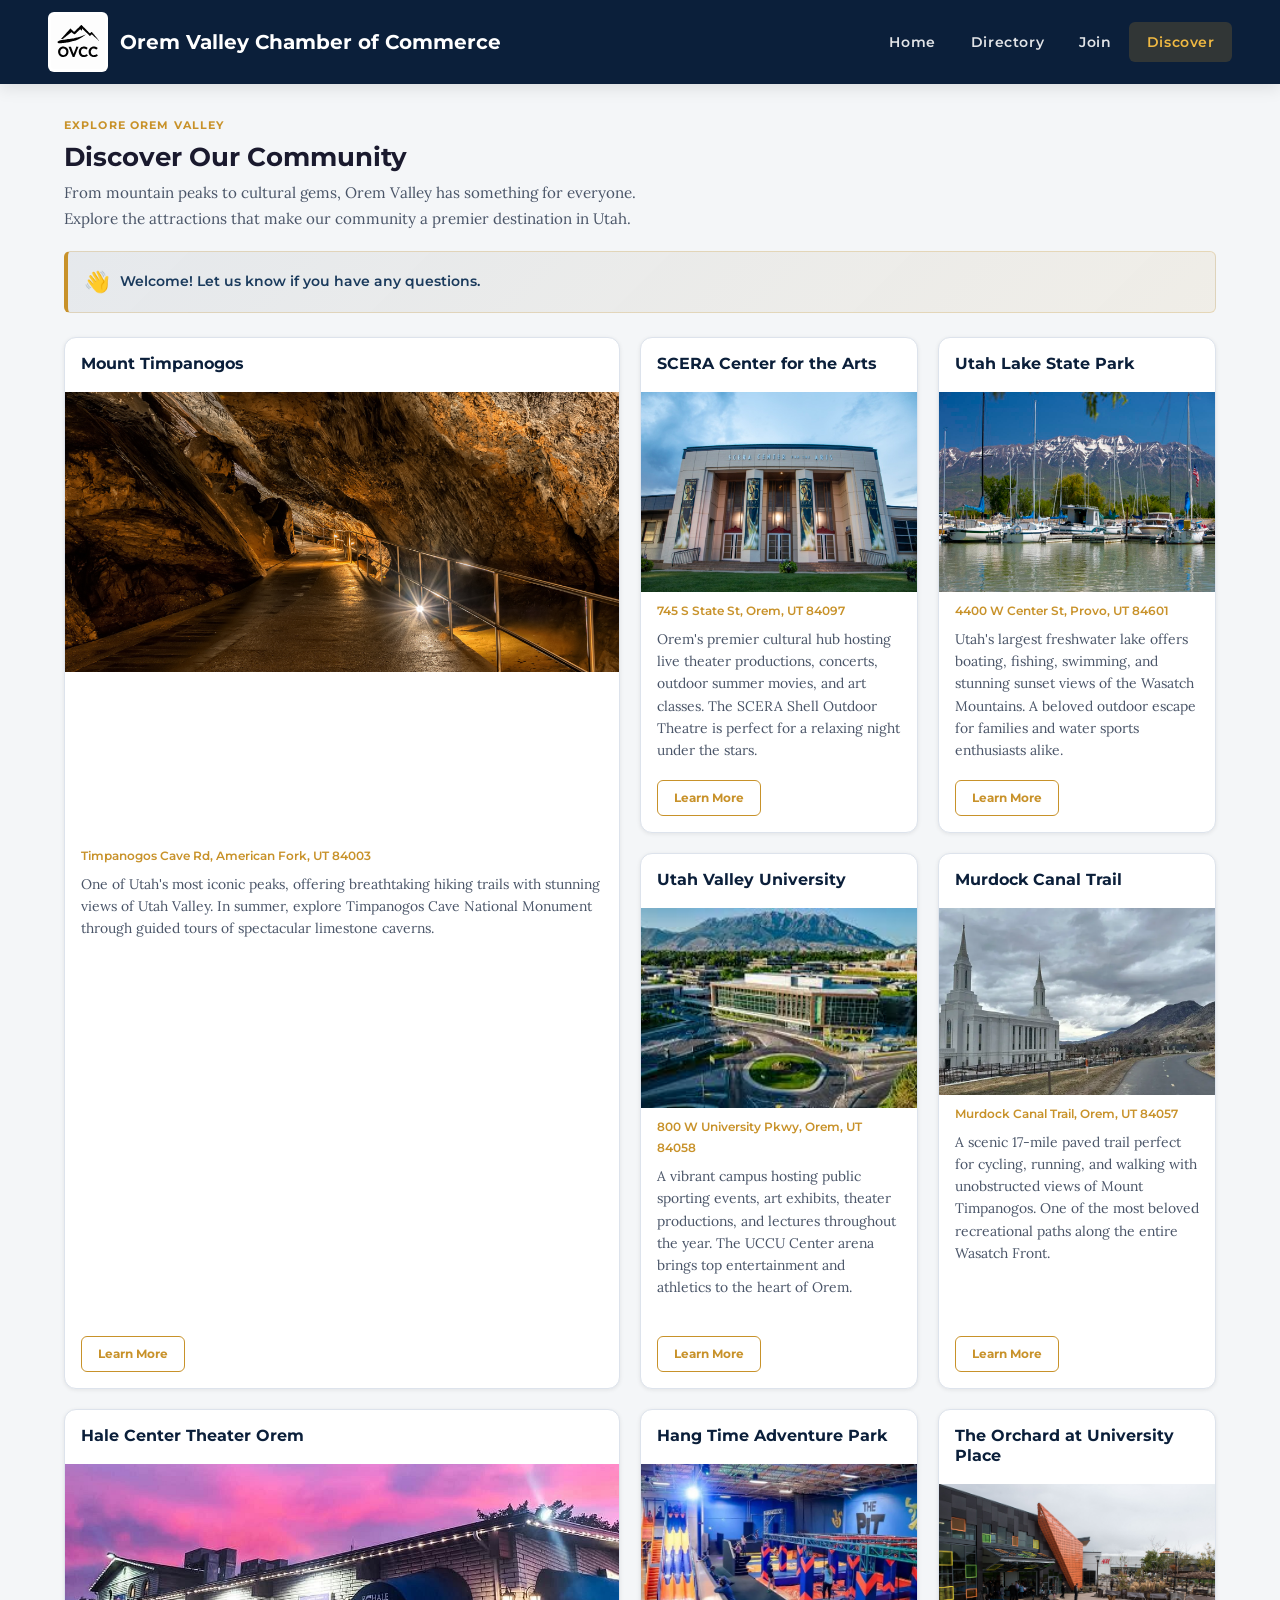
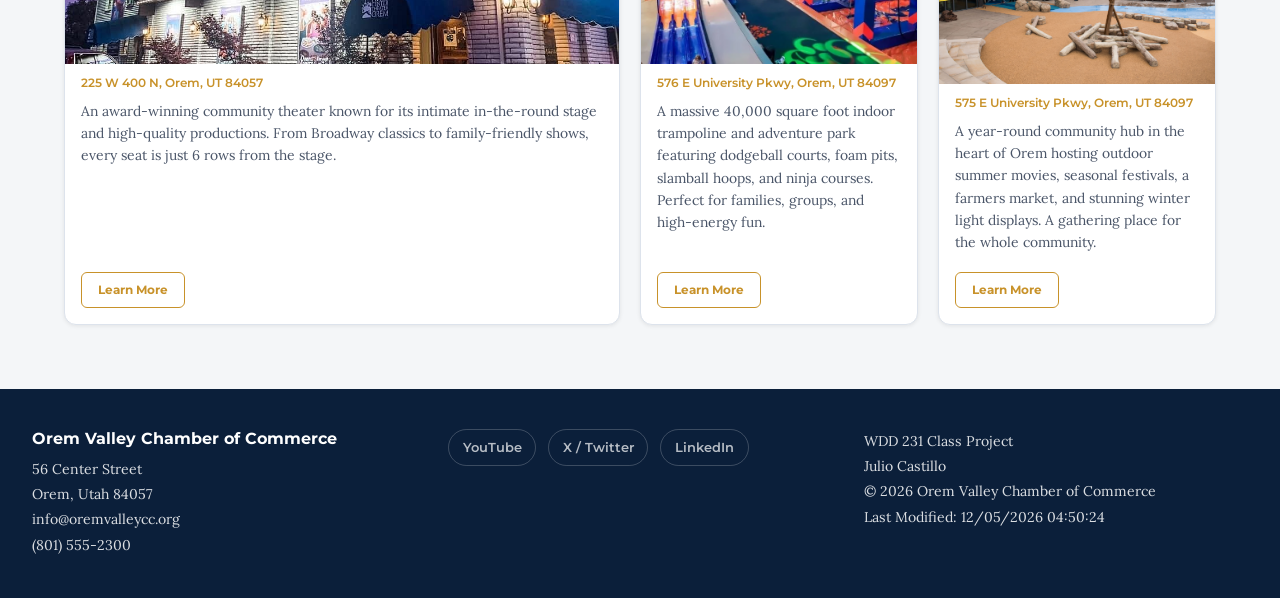
<file: chamber/discover.html>
<!DOCTYPE html>
<html lang="en">
<head>
  <meta charset="UTF-8">
  <meta name="viewport" content="width=device-width, initial-scale=1.0">
  <meta name="description" content="Discover the best attractions, parks, and culture Orem Valley has to offer.">
  <meta name="author" content="Julio Castillo">

  <meta property="og:title" content="Discover Orem Valley | Chamber of Commerce">
  <meta property="og:description" content="Explore the top attractions, trails, arts, and experiences in Orem, Utah.">
  <meta property="og:image" content="https://juliocesar1113.github.io/wdd231/chamber/images/logo.svg">
  <meta property="og:url" content="https://juliocesar1113.github.io/wdd231/chamber/discover.html">
  <meta property="og:type" content="website">

  <title>Discover | Orem Valley Chamber of Commerce</title>

  <link rel="icon" href="images/favicon.ico">

  <link rel="preconnect" href="https://fonts.googleapis.com">
  <link rel="preconnect" href="https://fonts.gstatic.com" crossorigin>
  <link href="https://fonts.googleapis.com/css2?family=Lora:wght@400;600&family=Montserrat:wght@600;700&display=swap" rel="stylesheet">

  <link rel="stylesheet" href="styles/normalize.css">
  <link rel="stylesheet" href="styles/small.css">
  <link rel="stylesheet" href="styles/larger.css">
  <link rel="stylesheet" href="styles/discover.css">

  <script src="scripts/navigation.js" defer></script>
  <script src="scripts/date.js" defer></script>
  <script type="module" src="scripts/discover.js"></script>
</head>
<body>

  <header>
    <div class="brand">
      <img src="images/logo.svg" alt="Orem Valley Chamber of Commerce logo">
      <span>Orem Valley Chamber of Commerce</span>
    </div>
    <button id="menu" aria-label="Toggle navigation menu"></button>
    <nav id="navigation" aria-label="Main navigation">
      <a href="index.html">Home</a>
      <a href="directory.html">Directory</a>
      <a href="join.html">Join</a>
      <a href="discover.html" class="active">Discover</a>
    </nav>
  </header>

  <main class="discover-main">

    <div class="discover-intro">
      <p class="card-header">Explore Orem Valley</p>
      <h1>Discover Our Community</h1>
      <p class="discover-subtitle">From mountain peaks to cultural gems, Orem Valley has something for everyone. Explore the attractions that make our community a premier destination in Utah.</p>
    </div>

    <!-- Visit message banner -->
    <div class="visit-banner" role="status" aria-live="polite">
      <span class="visit-icon">👋</span>
      <p id="visit-message">Welcome!</p>
    </div>

    <!-- Cards grid (populated by JS) -->
    <section id="discover-grid" aria-label="Local attractions"></section>

  </main>

  <footer>
    <div>
      <h2>Orem Valley Chamber of Commerce</h2>
      <p>56 Center Street</p>
      <p>Orem, Utah 84057</p>
      <p>info@oremvalleycc.org</p>
      <p>(801) 555-2300</p>
    </div>
    <div class="social" aria-label="Social media links">
      <a href="https://youtube.com" target="_blank" rel="noopener">YouTube</a>
      <a href="https://twitter.com" target="_blank" rel="noopener">X / Twitter</a>
      <a href="https://linkedin.com" target="_blank" rel="noopener">LinkedIn</a>
    </div>
    <div>
      <p>WDD 231 Class Project</p>
      <p>Julio Castillo</p>
      <p>&copy; <span id="currentyear"></span> Orem Valley Chamber of Commerce</p>
      <p id="lastModified"></p>
    </div>
  </footer>

</body>
</html>
</file>
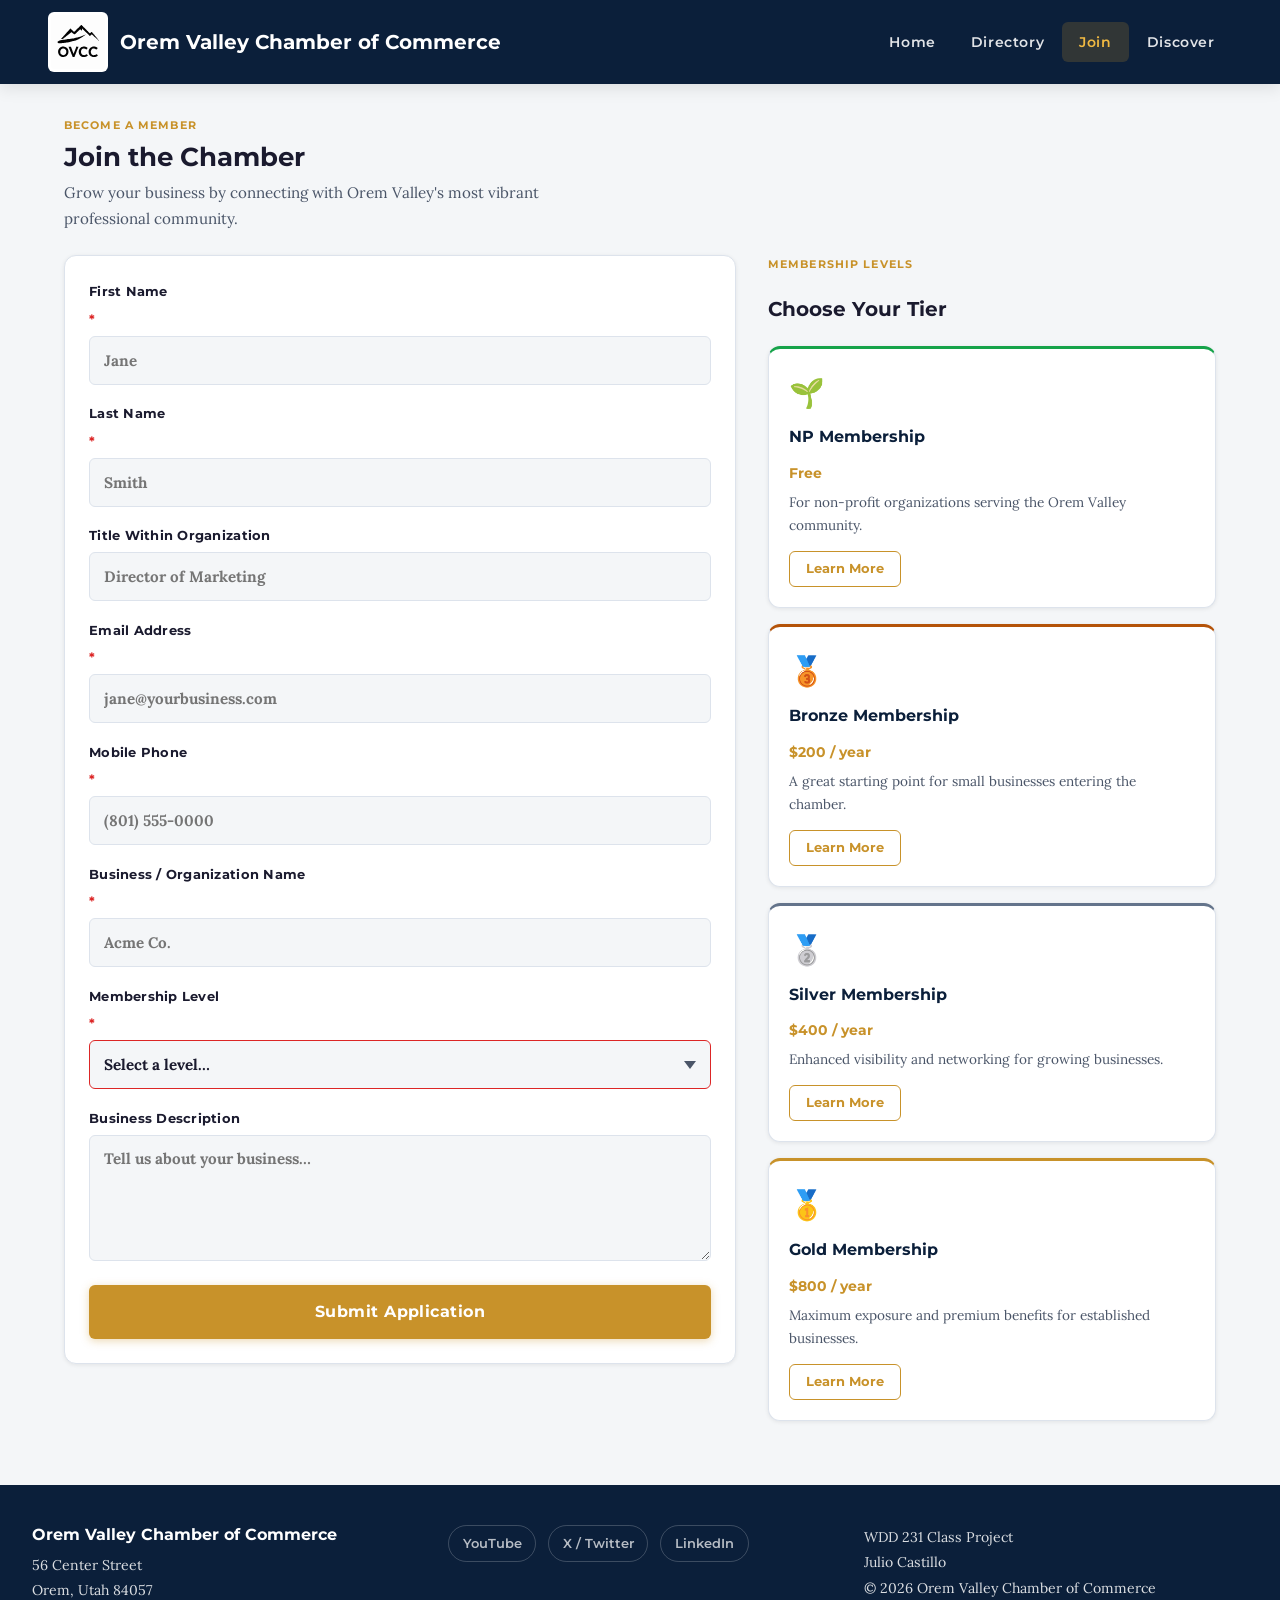
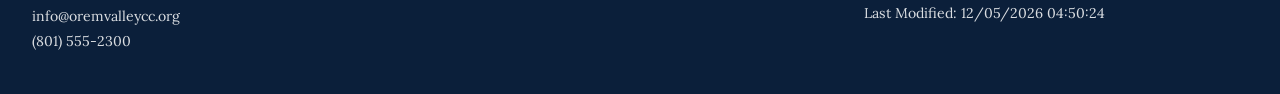
<file: chamber/join.html>
<!DOCTYPE html>
<html lang="en">
<head>
  <meta charset="UTF-8">
  <meta name="viewport" content="width=device-width, initial-scale=1.0">
  <meta name="description" content="Join the Orem Valley Chamber of Commerce — apply for membership and connect with local businesses.">
  <meta name="author" content="Julio Castillo">

  <meta property="og:title" content="Join | Orem Valley Chamber of Commerce">
  <meta property="og:description" content="Apply for membership in the Orem Valley Chamber of Commerce.">
  <meta property="og:image" content="https://juliocesar1113.github.io/wdd231/chamber/images/logo.svg">
  <meta property="og:url" content="https://juliocesar1113.github.io/wdd231/chamber/join.html">
  <meta property="og:type" content="website">

  <title>Join | Orem Valley Chamber of Commerce</title>

  <link rel="icon" href="images/favicon.ico">

  <link rel="preconnect" href="https://fonts.googleapis.com">
  <link rel="preconnect" href="https://fonts.gstatic.com" crossorigin>
  <link href="https://fonts.googleapis.com/css2?family=Lora:wght@400;600&family=Montserrat:wght@600;700&display=swap" rel="stylesheet">

  <link rel="stylesheet" href="styles/normalize.css">
  <link rel="stylesheet" href="styles/small.css">
  <link rel="stylesheet" href="styles/larger.css">
  <link rel="stylesheet" href="styles/join.css">

  <script src="scripts/navigation.js" defer></script>
  <script src="scripts/date.js" defer></script>
  <script src="scripts/join.js" defer></script>
</head>
<body>

  <header>
    <div class="brand">
      <img src="images/logo.svg" alt="Orem Valley Chamber of Commerce logo">
      <span>Orem Valley Chamber of Commerce</span>
    </div>
    <button id="menu" aria-label="Toggle navigation menu"></button>
    <nav id="navigation" aria-label="Main navigation">
      <a href="index.html">Home</a>
      <a href="directory.html">Directory</a>
      <a href="join.html" class="active">Join</a>
      <a href="discover.html">Discover</a>
    </nav>
  </header>

  <main class="join-main">

    <div class="join-intro">
      <p class="card-header">Become a Member</p>
      <h1>Join the Chamber</h1>
      <p class="join-subtitle">Grow your business by connecting with Orem Valley's most vibrant professional community.</p>
    </div>

    <div class="join-layout">

      <!-- Application Form -->
      <section class="join-form-section">
        <form action="thankyou.html" method="get" id="join-form" novalidate>

          <div class="form-group">
            <label for="first-name">
              First Name <span class="required">*</span>
              <input
                type="text"
                id="first-name"
                name="first-name"
                title="Enter your first name"
                autocomplete="given-name"
                required
                placeholder="Jane">
            </label>
          </div>

          <div class="form-group">
            <label for="last-name">
              Last Name <span class="required">*</span>
              <input
                type="text"
                id="last-name"
                name="last-name"
                title="Enter your last name"
                autocomplete="family-name"
                required
                placeholder="Smith">
            </label>
          </div>

          <div class="form-group">
            <label for="org-title">
              Title Within Organization
              <input
                type="text"
                id="org-title"
                name="org-title"
                title="Enter your organizational title (letters, hyphens, spaces, min 7 characters)"
                autocomplete="organization-title"
                pattern="[A-Za-z\- ]{7,}"
                placeholder="Director of Marketing">
            </label>
          </div>

          <div class="form-group">
            <label for="email">
              Email Address <span class="required">*</span>
              <input
                type="email"
                id="email"
                name="email"
                title="Enter a valid email address"
                autocomplete="email"
                required
                placeholder="jane@yourbusiness.com">
            </label>
          </div>

          <div class="form-group">
            <label for="phone">
              Mobile Phone <span class="required">*</span>
              <input
                type="tel"
                id="phone"
                name="phone"
                title="Enter your mobile phone number"
                autocomplete="tel"
                required
                placeholder="(801) 555-0000">
            </label>
          </div>

          <div class="form-group">
            <label for="org-name">
              Business / Organization Name <span class="required">*</span>
              <input
                type="text"
                id="org-name"
                name="org-name"
                title="Enter your business or organization name"
                autocomplete="organization"
                required
                placeholder="Acme Co.">
            </label>
          </div>

          <div class="form-group">
            <label for="membership">
              Membership Level <span class="required">*</span>
              <select id="membership" name="membership" title="Select a membership level" required>
                <option value="" disabled selected>Select a level…</option>
                <option value="np">NP Membership — Non-Profit (Free)</option>
                <option value="bronze">Bronze Membership</option>
                <option value="silver">Silver Membership</option>
                <option value="gold">Gold Membership</option>
              </select>
            </label>
          </div>

          <div class="form-group">
            <label for="description">
              Business Description
              <textarea
                id="description"
                name="description"
                title="Briefly describe your business or organization"
                rows="4"
                placeholder="Tell us about your business…"></textarea>
            </label>
          </div>

          <input type="hidden" id="timestamp" name="timestamp">

          <input type="submit" value="Submit Application" class="submit-btn">

        </form>
      </section>

      <!-- Membership Level Cards -->
      <aside class="membership-cards" aria-label="Membership levels">
        <p class="card-header">Membership Levels</p>
        <h2>Choose Your Tier</h2>

        <div class="level-card level-np" style="--delay: 0.1s">
          <div class="level-icon">🌱</div>
          <h3>NP Membership</h3>
          <p class="level-price">Free</p>
          <p class="level-desc">For non-profit organizations serving the Orem Valley community.</p>
          <button class="learn-btn" data-modal="modal-np">Learn More</button>
        </div>

        <div class="level-card level-bronze" style="--delay: 0.25s">
          <div class="level-icon">🥉</div>
          <h3>Bronze Membership</h3>
          <p class="level-price">$200 / year</p>
          <p class="level-desc">A great starting point for small businesses entering the chamber.</p>
          <button class="learn-btn" data-modal="modal-bronze">Learn More</button>
        </div>

        <div class="level-card level-silver" style="--delay: 0.4s">
          <div class="level-icon">🥈</div>
          <h3>Silver Membership</h3>
          <p class="level-price">$400 / year</p>
          <p class="level-desc">Enhanced visibility and networking for growing businesses.</p>
          <button class="learn-btn" data-modal="modal-silver">Learn More</button>
        </div>

        <div class="level-card level-gold" style="--delay: 0.55s">
          <div class="level-icon">🥇</div>
          <h3>Gold Membership</h3>
          <p class="level-price">$800 / year</p>
          <p class="level-desc">Maximum exposure and premium benefits for established businesses.</p>
          <button class="learn-btn" data-modal="modal-gold">Learn More</button>
        </div>

      </aside>
    </div>
  </main>

  <!-- Modals -->

  <dialog id="modal-np" class="membership-modal">
    <div class="modal-inner">
      <button class="modal-close" aria-label="Close modal">&times;</button>
      <div class="modal-icon">🌱</div>
      <h2>NP Membership</h2>
      <p class="modal-price">Free — For Non-Profit Organizations</p>
      <ul class="modal-benefits">
        <li>✓ Chamber directory listing</li>
        <li>✓ Access to monthly networking events</li>
        <li>✓ Community bulletin board posting</li>
        <li>✓ Chamber newsletter inclusion</li>
        <li>✓ Voting rights at annual meetings</li>
      </ul>
      <button class="modal-close-btn">Close</button>
    </div>
  </dialog>

  <dialog id="modal-bronze" class="membership-modal">
    <div class="modal-inner">
      <button class="modal-close" aria-label="Close modal">&times;</button>
      <div class="modal-icon">🥉</div>
      <h2>Bronze Membership</h2>
      <p class="modal-price">$200 / year</p>
      <ul class="modal-benefits">
        <li>✓ Everything in NP membership</li>
        <li>✓ Business profile on chamber website</li>
        <li>✓ 10% discount on chamber events</li>
        <li>✓ Access to member-only workshops</li>
        <li>✓ Social media mention (quarterly)</li>
        <li>✓ Business referral network access</li>
      </ul>
      <button class="modal-close-btn">Close</button>
    </div>
  </dialog>

  <dialog id="modal-silver" class="membership-modal">
    <div class="modal-inner">
      <button class="modal-close" aria-label="Close modal">&times;</button>
      <div class="modal-icon">🥈</div>
      <h2>Silver Membership</h2>
      <p class="modal-price">$400 / year</p>
      <ul class="modal-benefits">
        <li>✓ Everything in Bronze membership</li>
        <li>✓ Spotlight eligibility on home page</li>
        <li>✓ 20% discount on chamber events</li>
        <li>✓ Featured in monthly newsletter</li>
        <li>✓ Social media mention (monthly)</li>
        <li>✓ One free training session per year</li>
        <li>✓ Priority event registration</li>
      </ul>
      <button class="modal-close-btn">Close</button>
    </div>
  </dialog>

  <dialog id="modal-gold" class="membership-modal">
    <div class="modal-inner">
      <button class="modal-close" aria-label="Close modal">&times;</button>
      <div class="modal-icon">🥇</div>
      <h2>Gold Membership</h2>
      <p class="modal-price">$800 / year</p>
      <ul class="modal-benefits">
        <li>✓ Everything in Silver membership</li>
        <li>✓ Guaranteed spotlight on home page</li>
        <li>✓ 30% discount on all chamber events</li>
        <li>✓ Featured business of the month</li>
        <li>✓ Social media mention (weekly)</li>
        <li>✓ Three free training sessions per year</li>
        <li>✓ Speaking opportunities at events</li>
        <li>✓ Logo on chamber printed materials</li>
        <li>✓ Dedicated chamber liaison</li>
      </ul>
      <button class="modal-close-btn">Close</button>
    </div>
  </dialog>

  <footer>
    <div>
      <h2>Orem Valley Chamber of Commerce</h2>
      <p>56 Center Street</p>
      <p>Orem, Utah 84057</p>
      <p>info@oremvalleycc.org</p>
      <p>(801) 555-2300</p>
    </div>
    <div class="social" aria-label="Social media links">
      <a href="https://youtube.com" target="_blank" rel="noopener">YouTube</a>
      <a href="https://twitter.com" target="_blank" rel="noopener">X / Twitter</a>
      <a href="https://linkedin.com" target="_blank" rel="noopener">LinkedIn</a>
    </div>
    <div>
      <p>WDD 231 Class Project</p>
      <p>Julio Castillo</p>
      <p>&copy; <span id="currentyear"></span> Orem Valley Chamber of Commerce</p>
      <p id="lastModified"></p>
    </div>
  </footer>

</body>
</html>
</file>
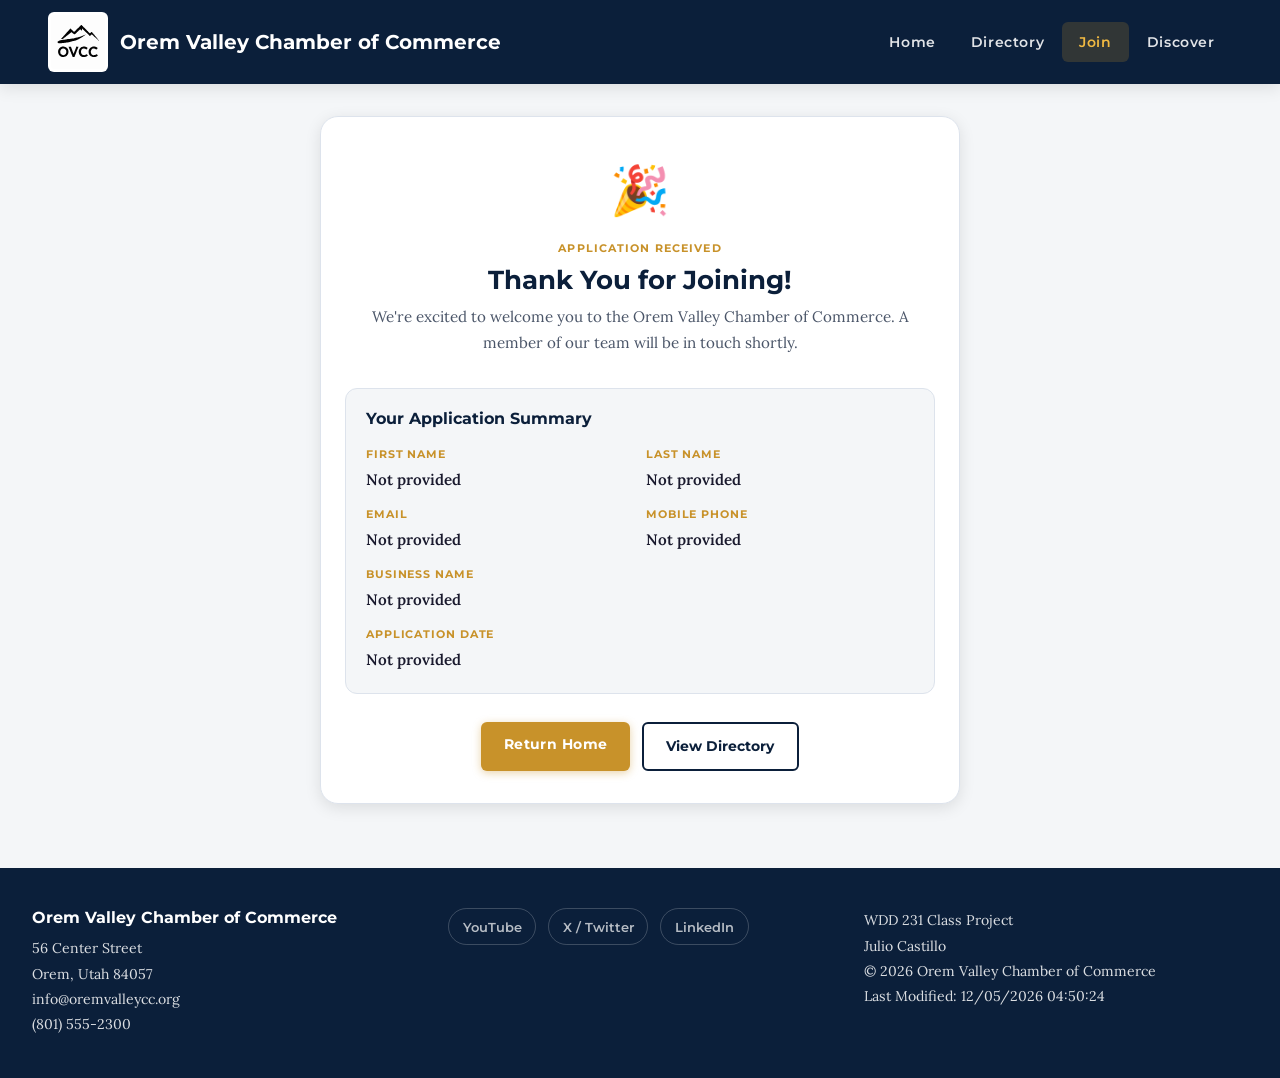
<file: chamber/thankyou.html>
<!DOCTYPE html>
<html lang="en">
<head>
  <meta charset="UTF-8">
  <meta name="viewport" content="width=device-width, initial-scale=1.0">
  <meta name="description" content="Thank you for applying to join the Orem Valley Chamber of Commerce.">
  <meta name="author" content="Julio Castillo">

  <title>Thank You | Orem Valley Chamber of Commerce</title>

  <link rel="icon" href="images/favicon.ico">

  <link rel="preconnect" href="https://fonts.googleapis.com">
  <link rel="preconnect" href="https://fonts.gstatic.com" crossorigin>
  <link href="https://fonts.googleapis.com/css2?family=Lora:wght@400;600&family=Montserrat:wght@600;700&display=swap" rel="stylesheet">

  <link rel="stylesheet" href="styles/normalize.css">
  <link rel="stylesheet" href="styles/small.css">
  <link rel="stylesheet" href="styles/larger.css">
  <link rel="stylesheet" href="styles/join.css">

  <script src="scripts/navigation.js" defer></script>
  <script src="scripts/date.js" defer></script>
  <script src="scripts/thankyou.js" defer></script>
</head>
<body>

  <header>
    <div class="brand">
      <img src="images/logo.svg" alt="Orem Valley Chamber of Commerce logo">
      <span>Orem Valley Chamber of Commerce</span>
    </div>
    <button id="menu" aria-label="Toggle navigation menu"></button>
    <nav id="navigation" aria-label="Main navigation">
      <a href="index.html">Home</a>
      <a href="directory.html">Directory</a>
      <a href="join.html" class="active">Join</a>
      <a href="discover.html">Discover</a>
    </nav>
  </header>

  <main class="thankyou-main">

    <div class="thankyou-card">
      <div class="thankyou-icon">🎉</div>
      <p class="card-header">Application Received</p>
      <h1>Thank You for Joining!</h1>
      <p class="thankyou-subtitle">We're excited to welcome you to the Orem Valley Chamber of Commerce. A member of our team will be in touch shortly.</p>

      <section class="submission-summary" aria-label="Your submitted information">
        <h2>Your Application Summary</h2>

        <div class="summary-grid">
          <div class="summary-item">
            <span class="summary-label">First Name</span>
            <span class="summary-value" id="s-firstname">—</span>
          </div>
          <div class="summary-item">
            <span class="summary-label">Last Name</span>
            <span class="summary-value" id="s-lastname">—</span>
          </div>
          <div class="summary-item">
            <span class="summary-label">Email</span>
            <span class="summary-value" id="s-email">—</span>
          </div>
          <div class="summary-item">
            <span class="summary-label">Mobile Phone</span>
            <span class="summary-value" id="s-phone">—</span>
          </div>
          <div class="summary-item summary-item--full">
            <span class="summary-label">Business Name</span>
            <span class="summary-value" id="s-orgname">—</span>
          </div>
          <div class="summary-item summary-item--full">
            <span class="summary-label">Application Date</span>
            <span class="summary-value" id="s-timestamp">—</span>
          </div>
        </div>
      </section>

      <div class="thankyou-actions">
        <a href="index.html" class="cta-button">Return Home</a>
        <a href="directory.html" class="secondary-btn">View Directory</a>
      </div>
    </div>

  </main>

  <footer>
    <div>
      <h2>Orem Valley Chamber of Commerce</h2>
      <p>56 Center Street</p>
      <p>Orem, Utah 84057</p>
      <p>info@oremvalleycc.org</p>
      <p>(801) 555-2300</p>
    </div>
    <div class="social" aria-label="Social media links">
      <a href="https://youtube.com" target="_blank" rel="noopener">YouTube</a>
      <a href="https://twitter.com" target="_blank" rel="noopener">X / Twitter</a>
      <a href="https://linkedin.com" target="_blank" rel="noopener">LinkedIn</a>
    </div>
    <div>
      <p>WDD 231 Class Project</p>
      <p>Julio Castillo</p>
      <p>&copy; <span id="currentyear"></span> Orem Valley Chamber of Commerce</p>
      <p id="lastModified"></p>
    </div>
  </footer>

</body>
</html>
</file>
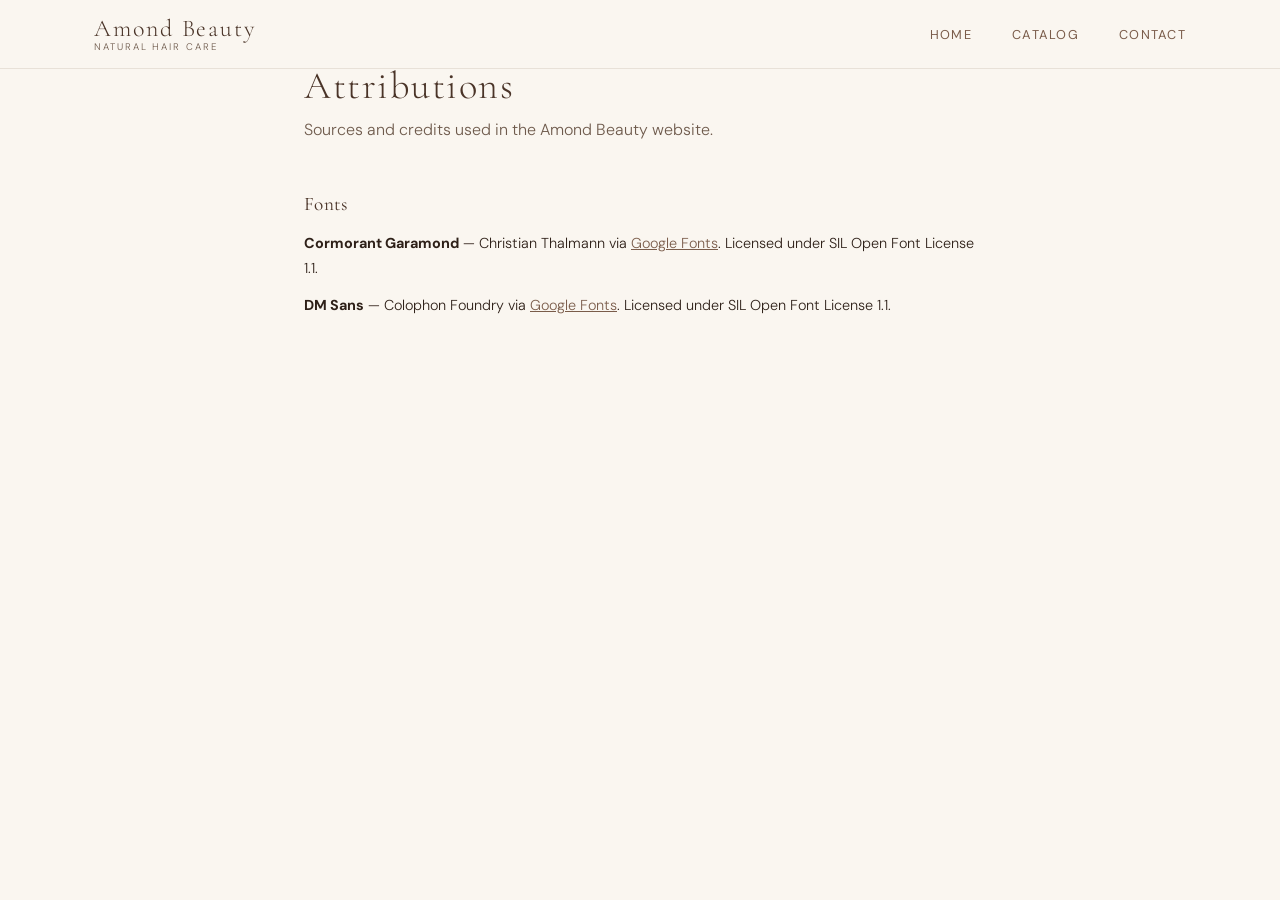
<file: final/attributions.html>
<!DOCTYPE html>
<html lang="en">
<head>
  <meta charset="UTF-8" />
  <meta name="viewport" content="width=device-width, initial-scale=1.0" />
  <title>Attributions — Amond Beauty</title>
  <meta name="author" content="Amond Beauty" />

  <link rel="icon" type="image/svg+xml" href="images/favicon.svg" />

  <link rel="preconnect" href="https://fonts.googleapis.com">
  <link rel="preconnect" href="https://fonts.gstatic.com" crossorigin>
  <link href="https://fonts.googleapis.com/css2?family=Cormorant+Garamond:ital,wght@0,300;0,400;0,600;1,300;1,400&family=DM+Sans:ital,wght@0,300;0,400;0,500;1,300&display=swap" rel="stylesheet">

  <link rel="stylesheet" href="styles/base.css" />
  <link rel="stylesheet" href="styles/components.css" />
</head>
<body>

  <header class="ab-site-head" role="banner">
    <div class="ab-wrap">
      <nav class="ab-menu-inner" aria-label="Main navigation">
        <a href="index.html" class="ab-logo">Amond Beauty<span>Natural Hair Care</span></a>
        <ul class="ab-menu-links" role="list">
          <li><a href="index.html">Home</a></li>
          <li><a href="catalog.html">Catalog</a></li>
          <li><a href="contact.html">Contact</a></li>
        </ul>
        <button class="ab-menu-toggle" aria-label="Open menu" aria-expanded="false" aria-controls="mobile-nav">
          <span></span><span></span><span></span>
        </button>
      </nav>
    </div>
  </header>

  <nav class="ab-mobile-menu" id="mobile-nav" aria-label="Mobile navigation">
    <a href="index.html">Home</a>
    <a href="catalog.html">Catalog</a>
    <a href="contact.html">Contact</a>
  </nav>

  <main class="ab-attrib-main">
    <h1 class="ab-attrib-title">Attributions</h1>
    <p class="ab-attrib-sub">Sources and credits used in the Amond Beauty website.</p>

    <section class="ab-attrib-section">
      <h2>Fonts</h2>
      <ul>
        <li>
          <strong>Cormorant Garamond</strong> — Christian Thalmann via
          <a href="https://fonts.google.com/specimen/Cormorant+Garamond" target="_blank" rel="noopener">Google Fonts</a>.
          Licensed under SIL Open Font License 1.1.
        </li>
        <li>
          <strong>DM Sans</strong> — Colophon Foundry via
          <a href="https://fonts.google.com/specimen/DM+Sans" target="_blank" rel="noopener">Google Fonts</a>.
          Licensed under SIL Open Font License 1.1.
        </li>
      </ul>
    </section>

    <p class="ab-attrib-footer-note">
    
    </p>
  </main>

  <script type="module" src="scripts/attributions.js"></script>
</body>
</html>
</file>
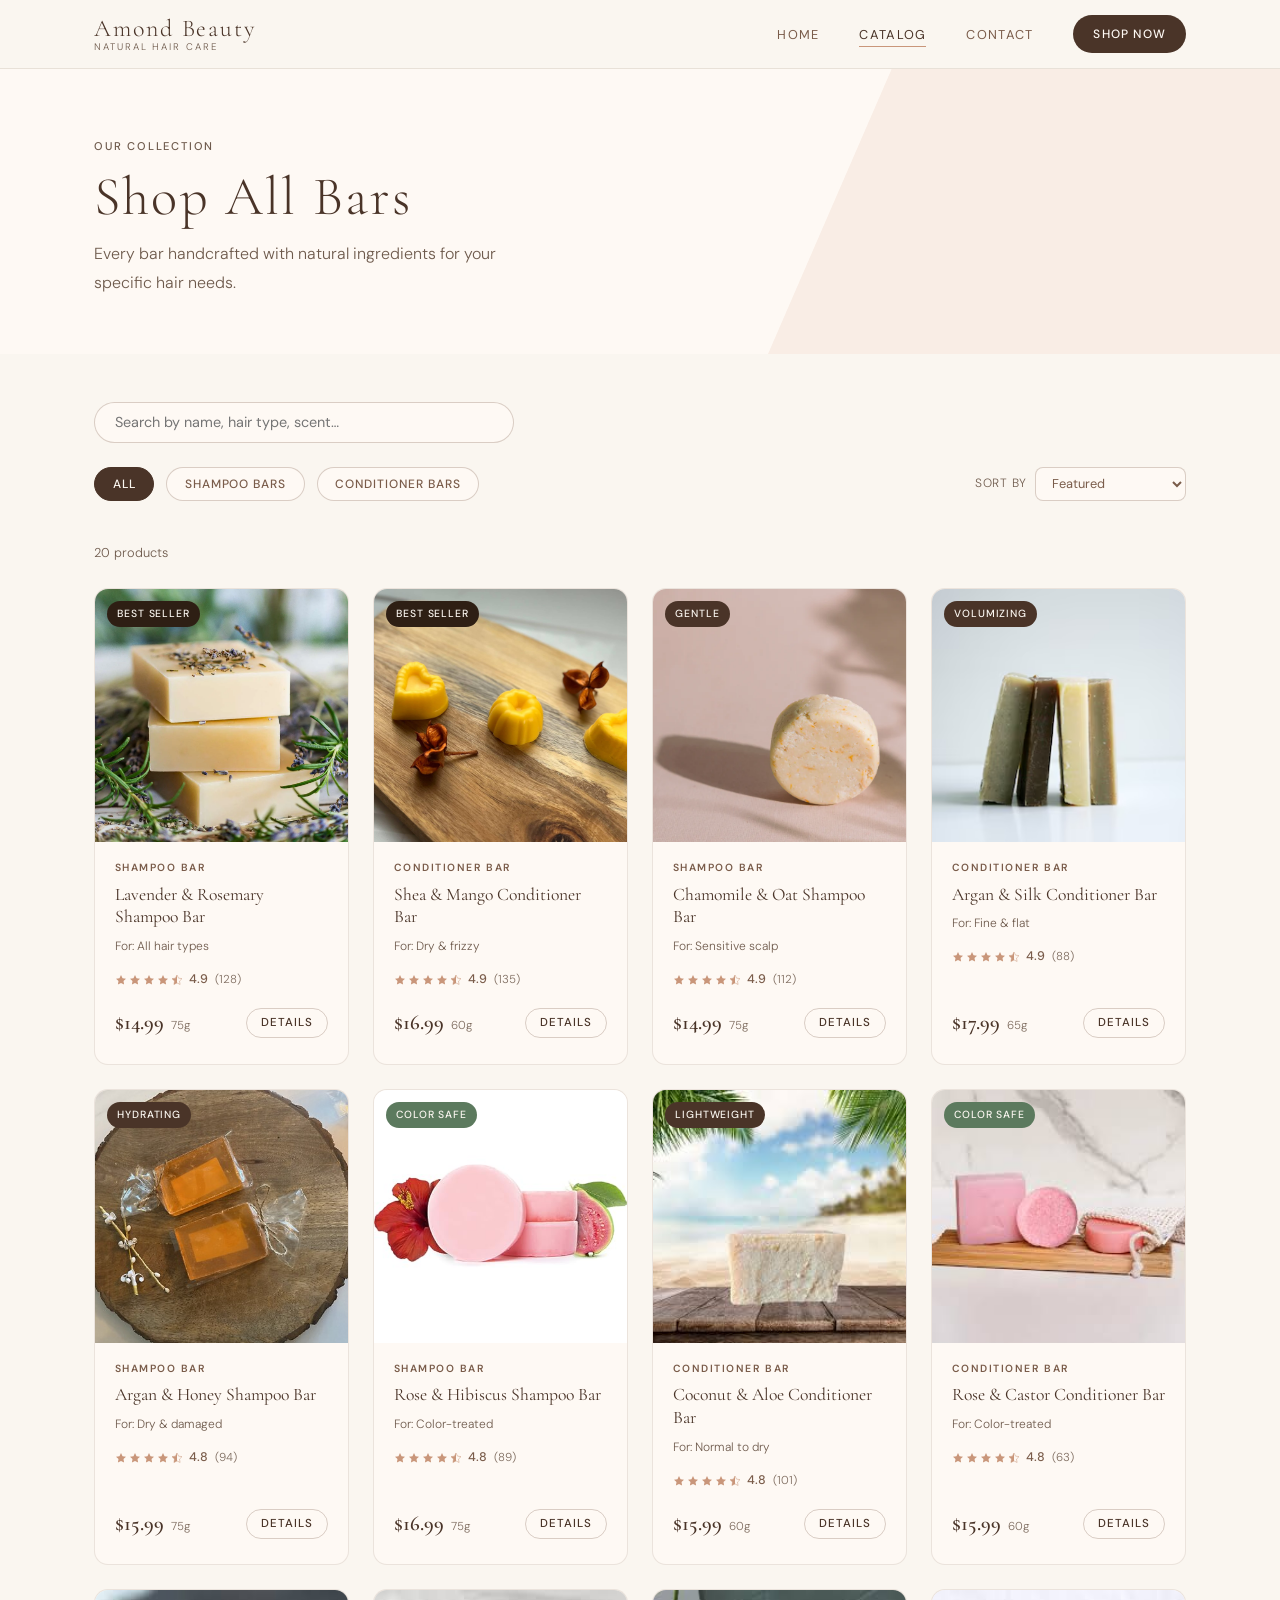
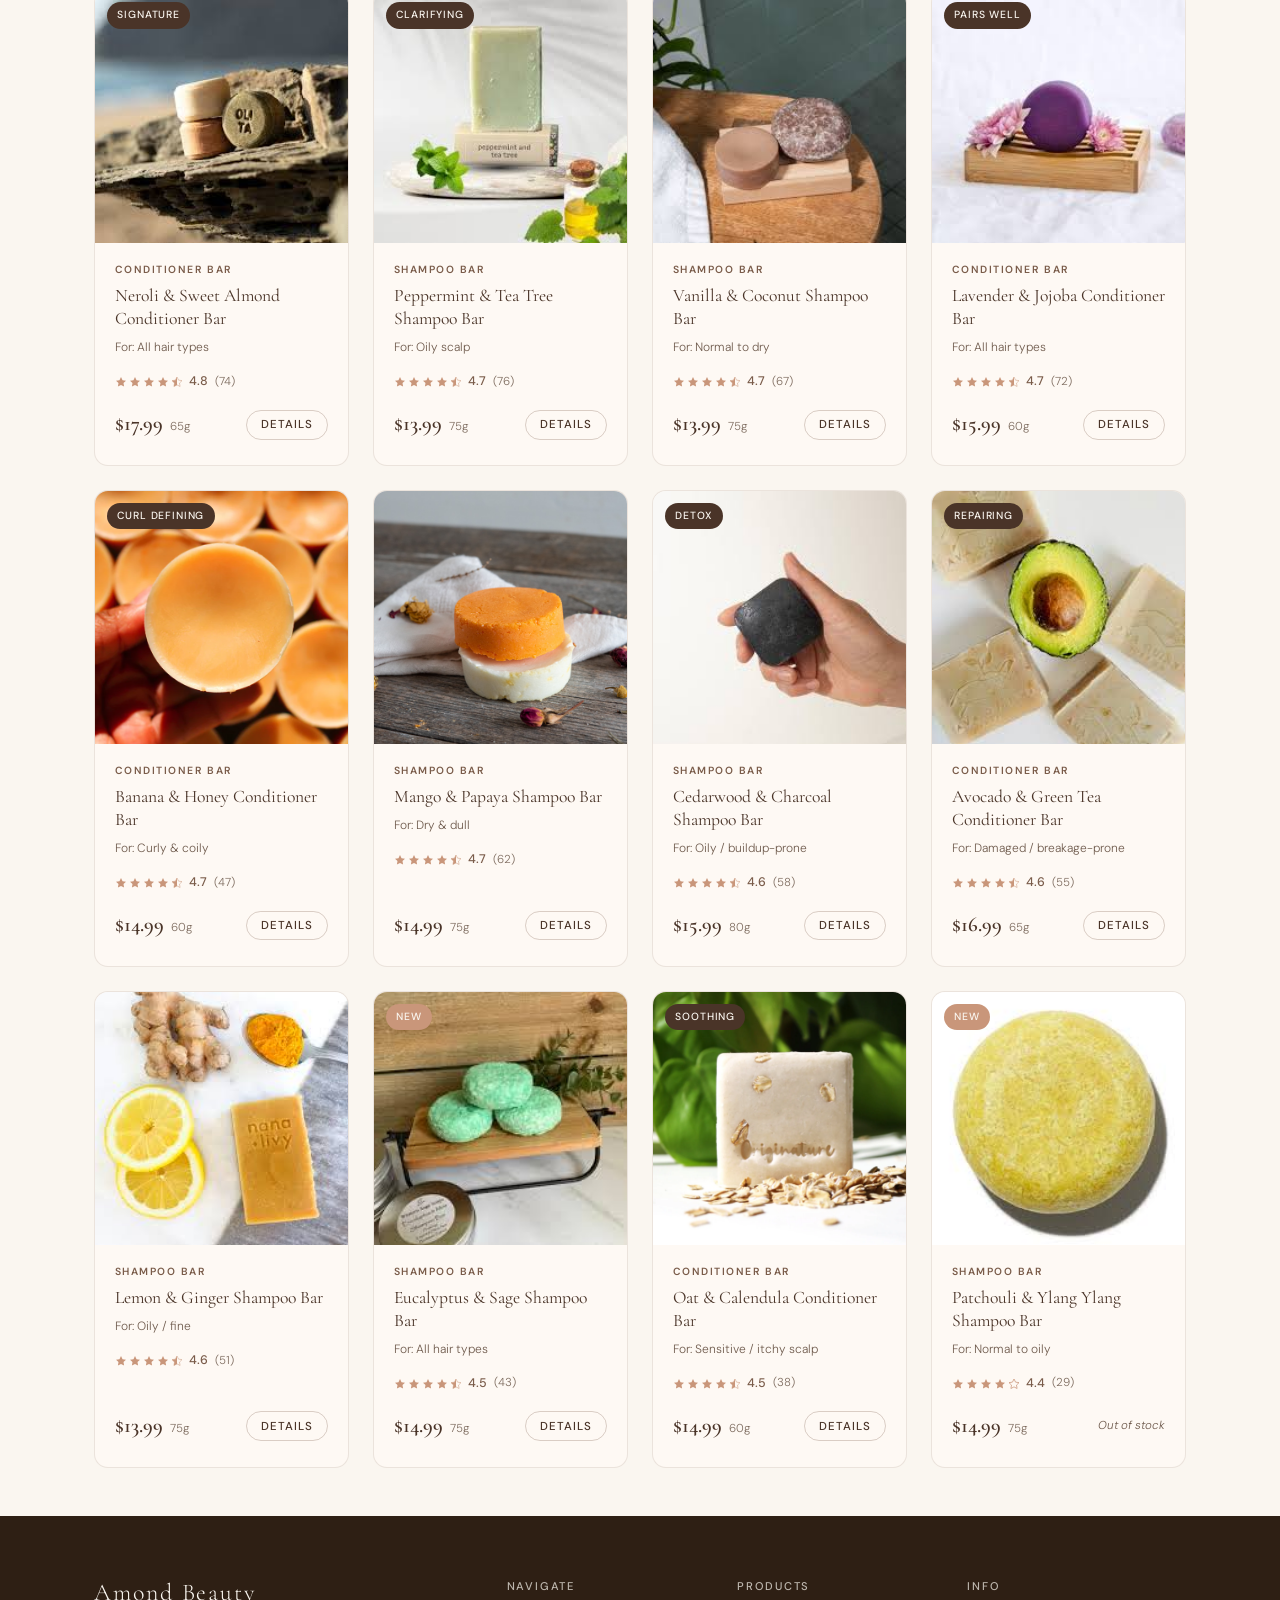
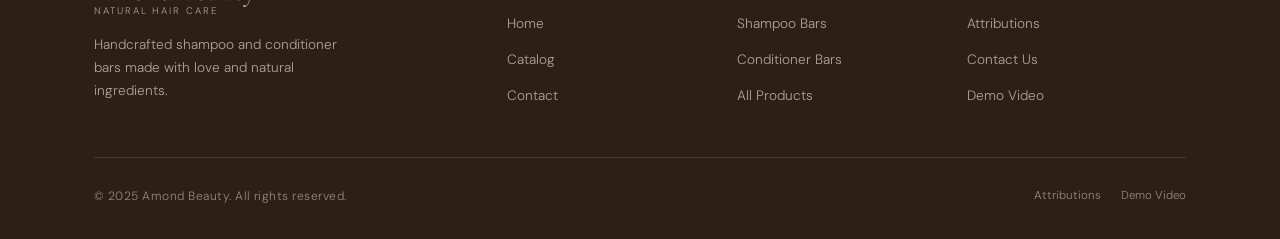
<file: final/catalog.html>
<!DOCTYPE html>
<html lang="en">
<head>
  <meta charset="UTF-8" />
  <meta name="viewport" content="width=device-width, initial-scale=1.0" />
  <title>Catalog — Amond Beauty Natural Hair Care Bars</title>
  <meta name="description" content="Browse the full Amond Beauty collection of natural shampoo and conditioner bars. Filter by hair type, scent, and more." />
  <meta name="author" content="Amond Beauty" />

  <!-- Open Graph -->
  <meta property="og:title" content="Shop Amond Beauty — Shampoo & Conditioner Bars" />
  <meta property="og:description" content="20+ natural hair care bars for every hair type. Sulfate-free, plastic-free, handcrafted." />
  <meta property="og:type" content="website" />
  <meta property="og:url" content="https://juliocesar1113.github.io/wdd231/final/catalog.html" />
  <meta property="og:image" content="https://juliocesar1113.github.io/wdd231/final/images/og-catalog.svg" />

  <link rel="icon" type="image/svg+xml" href="images/favicon.svg" />

  <link rel="preconnect" href="https://fonts.googleapis.com">
  <link rel="preconnect" href="https://fonts.gstatic.com" crossorigin>
  <link href="https://fonts.googleapis.com/css2?family=Cormorant+Garamond:ital,wght@0,300;0,400;0,600;1,300;1,400&family=DM+Sans:ital,wght@0,300;0,400;0,500;1,300&display=swap" rel="stylesheet">

  <link rel="stylesheet" href="styles/base.css" />
  <link rel="stylesheet" href="styles/components.css" />
</head>
<body>

  <header class="ab-site-head" role="banner">
    <div class="ab-wrap">
      <nav class="ab-menu-inner" aria-label="Main navigation">
        <a href="index.html" class="ab-logo" aria-label="Amond Beauty home">
          Amond Beauty
          <span>Natural Hair Care</span>
        </a>
        <ul class="ab-menu-links" role="list">
          <li><a href="index.html">Home</a></li>
          <li><a href="catalog.html">Catalog</a></li>
          <li><a href="contact.html">Contact</a></li>
          <li><a href="catalog.html" class="ab-menu-cta">Shop Now</a></li>
        </ul>
        <button class="ab-menu-toggle" aria-label="Open menu" aria-expanded="false" aria-controls="mobile-nav">
          <span></span><span></span><span></span>
        </button>
      </nav>
    </div>
  </header>

  <nav class="ab-mobile-menu" id="mobile-nav" aria-label="Mobile navigation">
    <a href="index.html">Home</a>
    <a href="catalog.html">Catalog</a>
    <a href="contact.html">Contact</a>
    <a href="catalog.html" class="ab-action ab-action-primary">Shop Now</a>
  </nav>

  <main id="main-content">

    <section class="ab-page-hero" aria-labelledby="catalog-heading">
      <div class="ab-wrap">
        <p class="ab-eyebrow">Our collection</p>
        <h1 id="catalog-heading">Shop All Bars</h1>
        <p>Every bar handcrafted with natural ingredients for your specific hair needs.</p>
      </div>
    </section>

    <section class="ab-section-sm" aria-label="Product catalog">
      <div class="ab-wrap">

        <div class="ab-search-wrap">
          <label for="search-input" class="sr-only">Search products</label>
          <input
            type="search"
            id="search-input"
            class="ab-search-input"
            placeholder="Search by name, hair type, scent…"
            aria-label="Search products"
          />
        </div>

        <div class="ab-filter-bar" role="group" aria-label="Filter and sort products">
          <button class="ab-filter-action active" data-filter="all" aria-pressed="true">All</button>
          <button class="ab-filter-action" data-filter="shampoo" aria-pressed="false">Shampoo Bars</button>
          <button class="ab-filter-action" data-filter="conditioner" aria-pressed="false">Conditioner Bars</button>

          <div class="ab-sort-wrap">
            <label for="sort-select">Sort by</label>
            <select id="sort-select" class="ab-sort-select" aria-label="Sort products">
              <option value="default">Featured</option>
              <option value="rating">Top Rated</option>
              <option value="price-asc">Price: Low to High</option>
              <option value="price-desc">Price: High to Low</option>
              <option value="name">Name A–Z</option>
            </select>
          </div>
        </div>

        <p class="ab-products-count" id="products-count" aria-live="polite"></p>

        <div
          class="ab-products-grid"
          id="catalog-grid"
          role="region"
          aria-live="polite"
          aria-label="Product grid"
        ></div>

      </div>
    </section>

  </main>

  <footer class="ab-footer" role="contentinfo">
    <div class="ab-wrap">
      <div class="ab-footer-grid">
        <div class="ab-footer-brand">
          <a href="index.html" class="ab-logo">
            Amond Beauty
            <span>Natural Hair Care</span>
          </a>
          <p>Handcrafted shampoo and conditioner bars made with love and natural ingredients.</p>
        </div>
        <div class="ab-footer-col">
          <h2>Navigate</h2>
          <ul role="list">
            <li><a href="index.html">Home</a></li>
            <li><a href="catalog.html">Catalog</a></li>
            <li><a href="contact.html">Contact</a></li>
          </ul>
        </div>
        <div class="ab-footer-col">
          <h2>Products</h2>
          <ul role="list">
            <li><a href="catalog.html?filter=shampoo">Shampoo Bars</a></li>
            <li><a href="catalog.html?filter=conditioner">Conditioner Bars</a></li>
            <li><a href="catalog.html">All Products</a></li>
          </ul>
        </div>
        <div class="ab-footer-col">
          <h2>Info</h2>
          <ul role="list">
            <li><a href="attributions.html">Attributions</a></li>
            <li><a href="contact.html">Contact Us</a></li>
            <li><a href="https://youtu.be/VIDEO_ID" target="_blank" rel="noopener">Demo Video</a></li>
          </ul>
        </div>
      </div>
      <div class="ab-footer-bottom">
        <p class="ab-footer-copy">&copy; 2025 Amond Beauty. All rights reserved.</p>
        <nav class="ab-footer-legal" aria-label="Legal links">
          <a href="attributions.html">Attributions</a>
          <a href="https://youtu.be/nOESqbameyM" target="_blank" rel="noopener">Demo Video</a>
        </nav>
      </div>
    </div>
  </footer>

  <script type="module" src="scripts/catalog.js"></script>
</body>
</html>
</file>
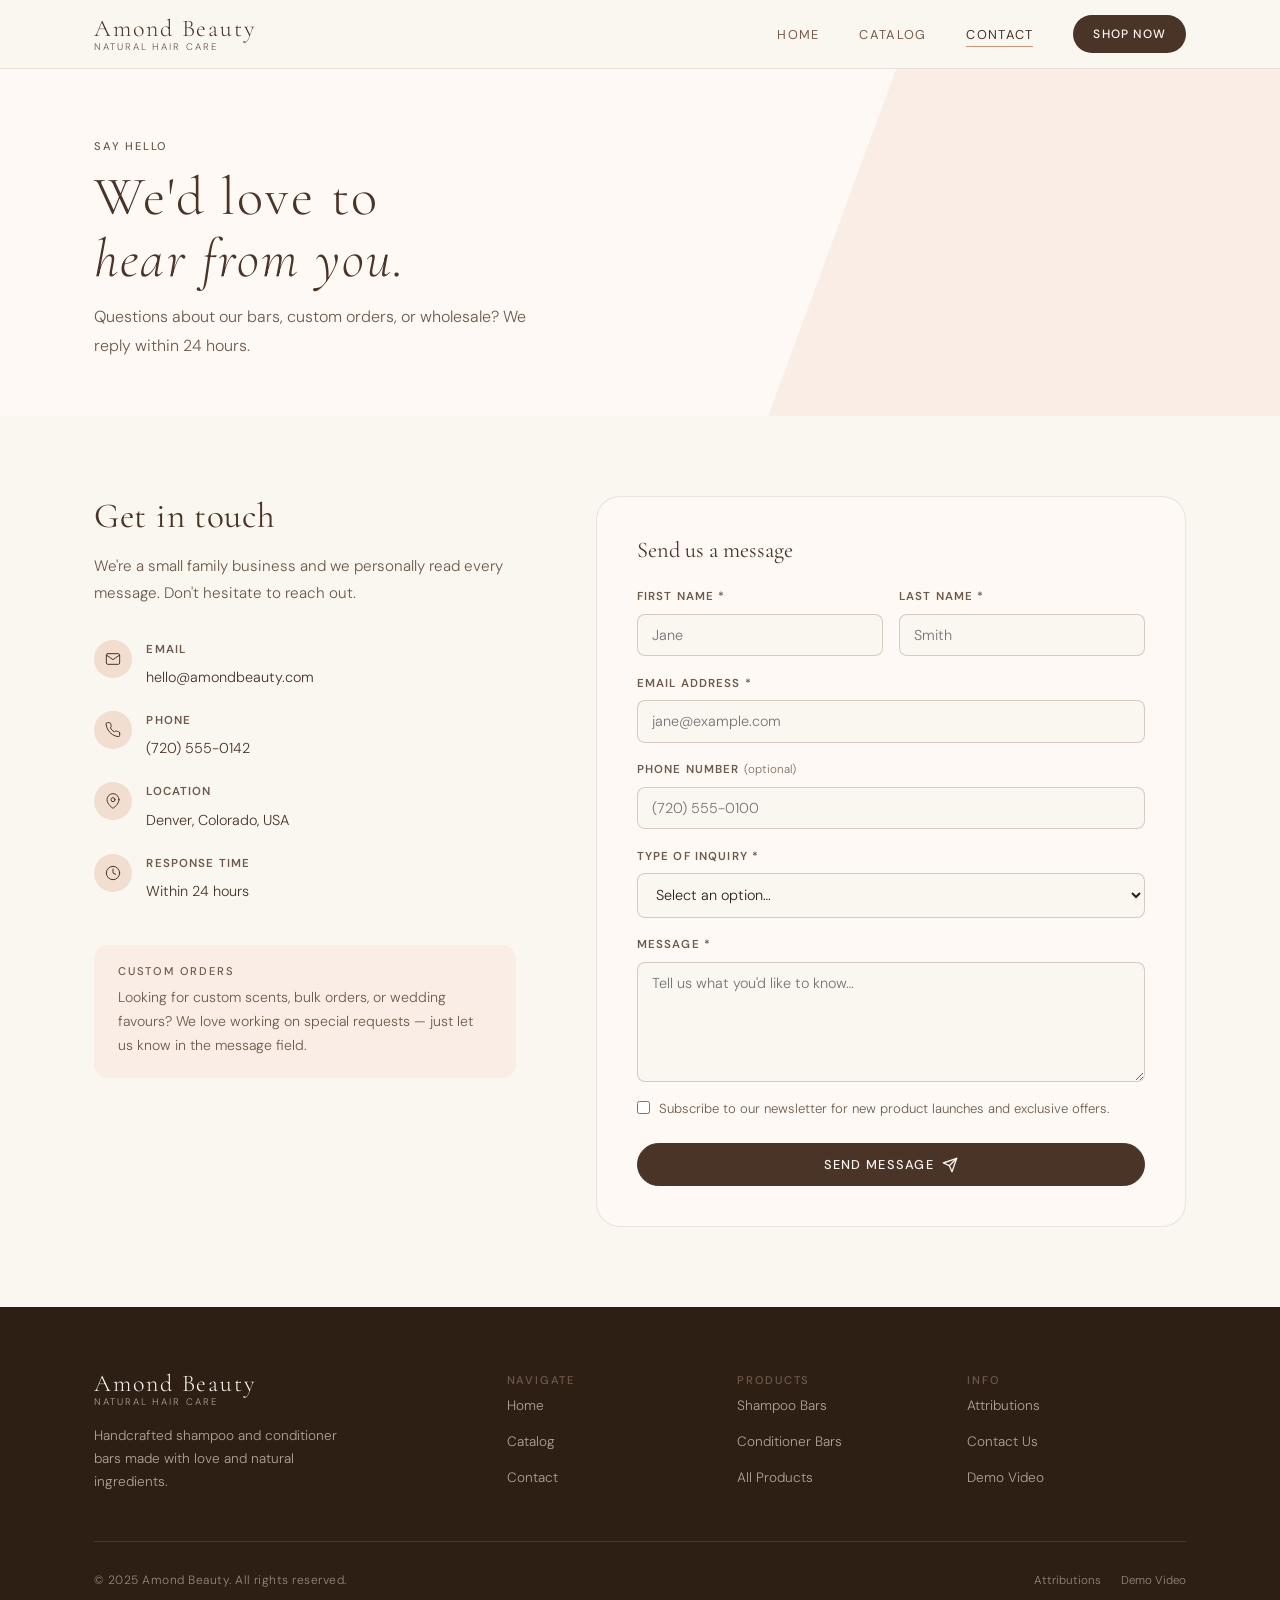
<file: final/contact.html>
<!DOCTYPE html>
<html lang="en">
<head>
  <meta charset="UTF-8" />
  <meta name="viewport" content="width=device-width, initial-scale=1.0" />
  <title>Contact Us — Amond Beauty</title>
  <meta name="description" content="Get in touch with Amond Beauty. Questions about our natural shampoo and conditioner bars, custom orders, or wholesale inquiries — we'd love to hear from you." />
  <meta name="author" content="Amond Beauty" />

  <!-- Open Graph -->
  <meta property="og:title" content="Contact Amond Beauty" />
  <meta property="og:description" content="Reach out with any questions about our natural hair care bars. We respond within 24 hours." />
  <meta property="og:type" content="website" />
  <meta property="og:url" content="https://juliocesar1113.github.io/wdd231/final/contact.html" />
  <meta property="og:image" content="https://juliocesar1113.github.io/wdd231/final/images/og-contact.svg" />

  <link rel="icon" type="image/svg+xml" href="images/favicon.svg" />

  <link rel="preconnect" href="https://fonts.googleapis.com">
  <link rel="preconnect" href="https://fonts.gstatic.com" crossorigin>
  <link href="https://fonts.googleapis.com/css2?family=Cormorant+Garamond:ital,wght@0,300;0,400;0,600;1,300;1,400&family=DM+Sans:ital,wght@0,300;0,400;0,500;1,300&display=swap" rel="stylesheet">

  <link rel="stylesheet" href="styles/base.css" />
  <link rel="stylesheet" href="styles/components.css" />
</head>
<body>

  <header class="ab-site-head" role="banner">
    <div class="ab-wrap">
      <nav class="ab-menu-inner" aria-label="Main navigation">
        <a href="index.html" class="ab-logo" aria-label="Amond Beauty home">
          Amond Beauty
          <span>Natural Hair Care</span>
        </a>
        <ul class="ab-menu-links" role="list">
          <li><a href="index.html">Home</a></li>
          <li><a href="catalog.html">Catalog</a></li>
          <li><a href="contact.html">Contact</a></li>
          <li><a href="catalog.html" class="ab-menu-cta">Shop Now</a></li>
        </ul>
        <button class="ab-menu-toggle" aria-label="Open menu" aria-expanded="false" aria-controls="mobile-nav">
          <span></span><span></span><span></span>
        </button>
      </nav>
    </div>
  </header>

  <nav class="ab-mobile-menu" id="mobile-nav" aria-label="Mobile navigation">
    <a href="index.html">Home</a>
    <a href="catalog.html">Catalog</a>
    <a href="contact.html">Contact</a>
    <a href="catalog.html" class="ab-action ab-action-primary">Shop Now</a>
  </nav>

  <main id="main-content">

    <section class="ab-page-hero" aria-labelledby="contact-heading">
      <div class="ab-wrap">
        <p class="ab-eyebrow">Say hello</p>
        <h1 id="contact-heading">We'd love to<br/><em>hear from you.</em></h1>
        <p>Questions about our bars, custom orders, or wholesale? We reply within 24 hours.</p>
      </div>
    </section>

    <section class="ab-section" aria-label="Contact information and form">
      <div class="ab-wrap">
        <div class="ab-contact-layout">

          <div class="ab-contact-info">
            <h2>Get in touch</h2>
            <p>We're a small family business and we personally read every message. Don't hesitate to reach out.</p>

            <div class="ab-contact-details">
              <div class="ab-contact-detail">
                <div class="ab-contact-detail-icon" aria-hidden="true">
                  <svg viewBox="0 0 24 24" fill="none" stroke-width="1.5" stroke-linecap="round" stroke-linejoin="round"><path d="M4 4h16c1.1 0 2 .9 2 2v12c0 1.1-.9 2-2 2H4c-1.1 0-2-.9-2-2V6c0-1.1.9-2 2-2z"/><polyline points="22,6 12,13 2,6"/></svg>
                </div>
                <div class="ab-contact-detail-text">
                  <strong>Email</strong>
                  <span>hello@amondbeauty.com</span>
                </div>
              </div>
              <div class="ab-contact-detail">
                <div class="ab-contact-detail-icon" aria-hidden="true">
                  <svg viewBox="0 0 24 24" fill="none" stroke-width="1.5" stroke-linecap="round" stroke-linejoin="round"><path d="M22 16.92v3a2 2 0 0 1-2.18 2 19.79 19.79 0 0 1-8.63-3.07A19.5 19.5 0 0 1 4.69 12 19.79 19.79 0 0 1 1.61 3.18 2 2 0 0 1 3.6 1h3a2 2 0 0 1 2 1.72 12.84 12.84 0 0 0 .7 2.81 2 2 0 0 1-.45 2.11L8.09 8.91a16 16 0 0 0 6 6l.82-.82a2 2 0 0 1 2.11-.45 12.84 12.84 0 0 0 2.81.7A2 2 0 0 1 22 16.92z"/></svg>
                </div>
                <div class="ab-contact-detail-text">
                  <strong>Phone</strong>
                  <span>(720) 555-0142</span>
                </div>
              </div>
              <div class="ab-contact-detail">
                <div class="ab-contact-detail-icon" aria-hidden="true">
                  <svg viewBox="0 0 24 24" fill="none" stroke-width="1.5" stroke-linecap="round" stroke-linejoin="round"><path d="M21 10c0 7-9 13-9 13s-9-6-9-13a9 9 0 0 1 18 0z"/><circle cx="12" cy="10" r="3"/></svg>
                </div>
                <div class="ab-contact-detail-text">
                  <strong>Location</strong>
                  <span>Denver, Colorado, USA</span>
                </div>
              </div>
              <div class="ab-contact-detail">
                <div class="ab-contact-detail-icon" aria-hidden="true">
                  <svg viewBox="0 0 24 24" fill="none" stroke-width="1.5" stroke-linecap="round" stroke-linejoin="round"><circle cx="12" cy="12" r="10"/><polyline points="12,6 12,12 16,14"/></svg>
                </div>
                <div class="ab-contact-detail-text">
                  <strong>Response time</strong>
                  <span>Within 24 hours</span>
                </div>
              </div>
            </div>

            <div class="ab-contact-note">
              <h3>Custom orders</h3>
              <p>
                Looking for custom scents, bulk orders, or wedding favours? We love working on special requests — just let us know in the message field.
              </p>
            </div>
          </div>

          <div class="ab-contact-form-wrap">
            <h3 class="ab-form-title">Send us a message</h3>

            <form
              id="contact-form"
              novalidate
              aria-label="Contact form"
            >
              <div class="ab-form-line">
                <div class="ab-form-group">
                  <label for="first-name">First name <span aria-hidden="true">*</span></label>
                  <input
                    type="text"
                    id="first-name"
                    name="firstName"
                    required
                    autocomplete="given-name"
                    aria-required="true"
                    aria-describedby="first-name-error"
                    placeholder="Jane"
                  />
                  <span class="ab-field-error" id="first-name-error" role="alert"></span>
                </div>
                <div class="ab-form-group">
                  <label for="last-name">Last name <span aria-hidden="true">*</span></label>
                  <input
                    type="text"
                    id="last-name"
                    name="lastName"
                    required
                    autocomplete="family-name"
                    aria-required="true"
                    aria-describedby="last-name-error"
                    placeholder="Smith"
                  />
                  <span class="ab-field-error" id="last-name-error" role="alert"></span>
                </div>
              </div>

              <div class="ab-form-group">
                <label for="email">Email address <span aria-hidden="true">*</span></label>
                <input
                  type="email"
                  id="email"
                  name="email"
                  required
                  autocomplete="email"
                  aria-required="true"
                  aria-describedby="email-error"
                  placeholder="jane@example.com"
                />
                <span class="ab-field-error" id="email-error" role="alert"></span>
              </div>

              <div class="ab-form-group">
                <label for="phone">Phone number <span class="ab-form-optional">(optional)</span></label>
                <input
                  type="tel"
                  id="phone"
                  name="phone"
                  autocomplete="tel"
                  aria-describedby="phone-error"
                  placeholder="(720) 555-0100"
                />
                <span class="ab-field-error" id="phone-error" role="alert"></span>
              </div>

              <div class="ab-form-group">
                <label for="inquiry-type">Type of inquiry <span aria-hidden="true">*</span></label>
                <select
                  id="inquiry-type"
                  name="inquiryType"
                  required
                  aria-required="true"
                  aria-describedby="inquiry-type-error"
                >
                  <option value="">Select an option…</option>
                  <option value="product-question">Product question</option>
                  <option value="custom-order">Custom / bulk order</option>
                  <option value="wholesale">Wholesale inquiry</option>
                  <option value="hair-advice">Hair care advice</option>
                  <option value="other">Other</option>
                </select>
                <span class="ab-field-error" id="inquiry-type-error" role="alert"></span>
              </div>

              <div class="ab-form-group">
                <label for="message">Message <span aria-hidden="true">*</span></label>
                <textarea
                  id="message"
                  name="message"
                  required
                  rows="5"
                  aria-required="true"
                  aria-describedby="message-error"
                  placeholder="Tell us what you'd like to know…"
                ></textarea>
                <span class="ab-field-error" id="message-error" role="alert"></span>
              </div>

              <div class="ab-form-checkbox-group">
                <label class="ab-form-checkbox">
                  <input type="checkbox" name="newsletter" value="yes" />
                  <span>Subscribe to our newsletter for new product launches and exclusive offers.</span>
                </label>
              </div>

              <button type="submit" class="ab-action ab-action-primary ab-action-block">
                Send Message
                <svg width="16" height="16" viewBox="0 0 24 24" fill="none" stroke="currentColor" stroke-width="2" stroke-linecap="round" stroke-linejoin="round" aria-hidden="true"><line x1="22" y1="2" x2="11" y2="13"/><polygon points="22 2 15 22 11 13 2 9 22 2"/></svg>
              </button>
            </form>
          </div>

        </div>
      </div>
    </section>

  </main>

  <footer class="ab-footer" role="contentinfo">
    <div class="ab-wrap">
      <div class="ab-footer-grid">
        <div class="ab-footer-brand">
          <a href="index.html" class="ab-logo">
            Amond Beauty
            <span>Natural Hair Care</span>
          </a>
          <p>Handcrafted shampoo and conditioner bars made with love and natural ingredients.</p>
        </div>
        <div class="ab-footer-col">
          <h4>Navigate</h4>
          <ul role="list">
            <li><a href="index.html">Home</a></li>
            <li><a href="catalog.html">Catalog</a></li>
            <li><a href="contact.html">Contact</a></li>
          </ul>
        </div>
        <div class="ab-footer-col">
          <h4>Products</h4>
          <ul role="list">
            <li><a href="catalog.html?filter=shampoo">Shampoo Bars</a></li>
            <li><a href="catalog.html?filter=conditioner">Conditioner Bars</a></li>
            <li><a href="catalog.html">All Products</a></li>
          </ul>
        </div>
        <div class="ab-footer-col">
          <h4>Info</h4>
          <ul role="list">
            <li><a href="attributions.html">Attributions</a></li>
            <li><a href="contact.html">Contact Us</a></li>
            <li><a href="https://youtu.be/VIDEO_ID" target="_blank" rel="noopener">Demo Video</a></li>
          </ul>
        </div>
      </div>
      <div class="ab-footer-bottom">
        <p class="ab-footer-copy">&copy; 2025 Amond Beauty. All rights reserved.</p>
        <nav class="ab-footer-legal" aria-label="Legal links">
          <a href="attributions.html">Attributions</a>
          <a href="https://youtu.be/nOESqbameyM" target="_blank" rel="noopener">Demo Video</a>
        </nav>
      </div>
    </div>
  </footer>

  <script type="module" src="scripts/contact.js"></script>
</body>
</html>
</file>
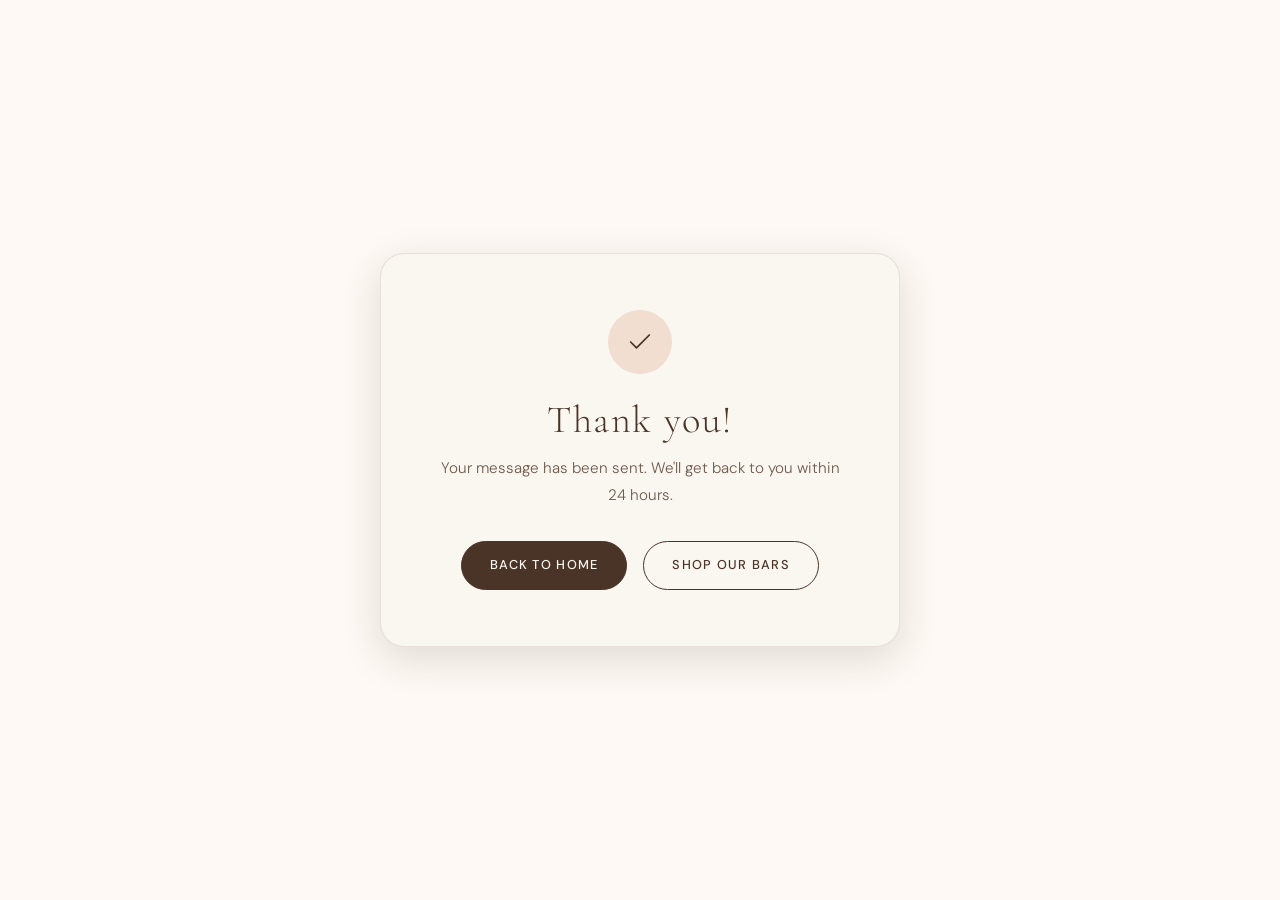
<file: final/thankyou.html>
<!DOCTYPE html>
<html lang="en">
<head>
  <meta charset="UTF-8" />
  <meta name="viewport" content="width=device-width, initial-scale=1.0" />
  <title>Message Sent — Amond Beauty</title>
  <meta name="description" content="Thank you for contacting Amond Beauty. We'll be in touch within 24 hours." />
  <meta name="author" content="Amond Beauty" />
  <meta name="robots" content="noindex" />

  <link rel="icon" type="image/svg+xml" href="images/favicon.svg" />

  <link rel="preconnect" href="https://fonts.googleapis.com">
  <link rel="preconnect" href="https://fonts.gstatic.com" crossorigin>
  <link href="https://fonts.googleapis.com/css2?family=Cormorant+Garamond:ital,wght@0,300;0,400;0,600;1,300;1,400&family=DM+Sans:ital,wght@0,300;0,400;0,500;1,300&display=swap" rel="stylesheet">

  <link rel="stylesheet" href="styles/base.css" />
  <link rel="stylesheet" href="styles/components.css" />
</head>
<body>

  <main id="main-content" class="ab-thankyou-wrap">
    <div class="ab-thankyou-panel">
      <div class="ab-thankyou-icon" aria-hidden="true">
        <svg viewBox="0 0 24 24" fill="none" stroke-width="1.5" stroke-linecap="round" stroke-linejoin="round"><polyline points="20 6 9 17 4 12"/></svg>
      </div>

      <h1>Thank you!</h1>
      <p>Your message has been sent. We'll get back to you within 24 hours.</p>

      <div class="ab-submission-details" id="submission-details" role="region" aria-label="Your submission details">
        <h3>Your submission</h3>
        <div id="submission-data"></div>
      </div>

      <div class="ab-thankyou-actions">
        <a href="index.html" class="ab-action ab-action-primary">Back to Home</a>
        <a href="catalog.html" class="ab-action ab-action-outline">Shop Our Bars</a>
      </div>
    </div>
  </main>

  <script type="module" src="scripts/thankyou.js"></script>
</body>
</html>
</file>
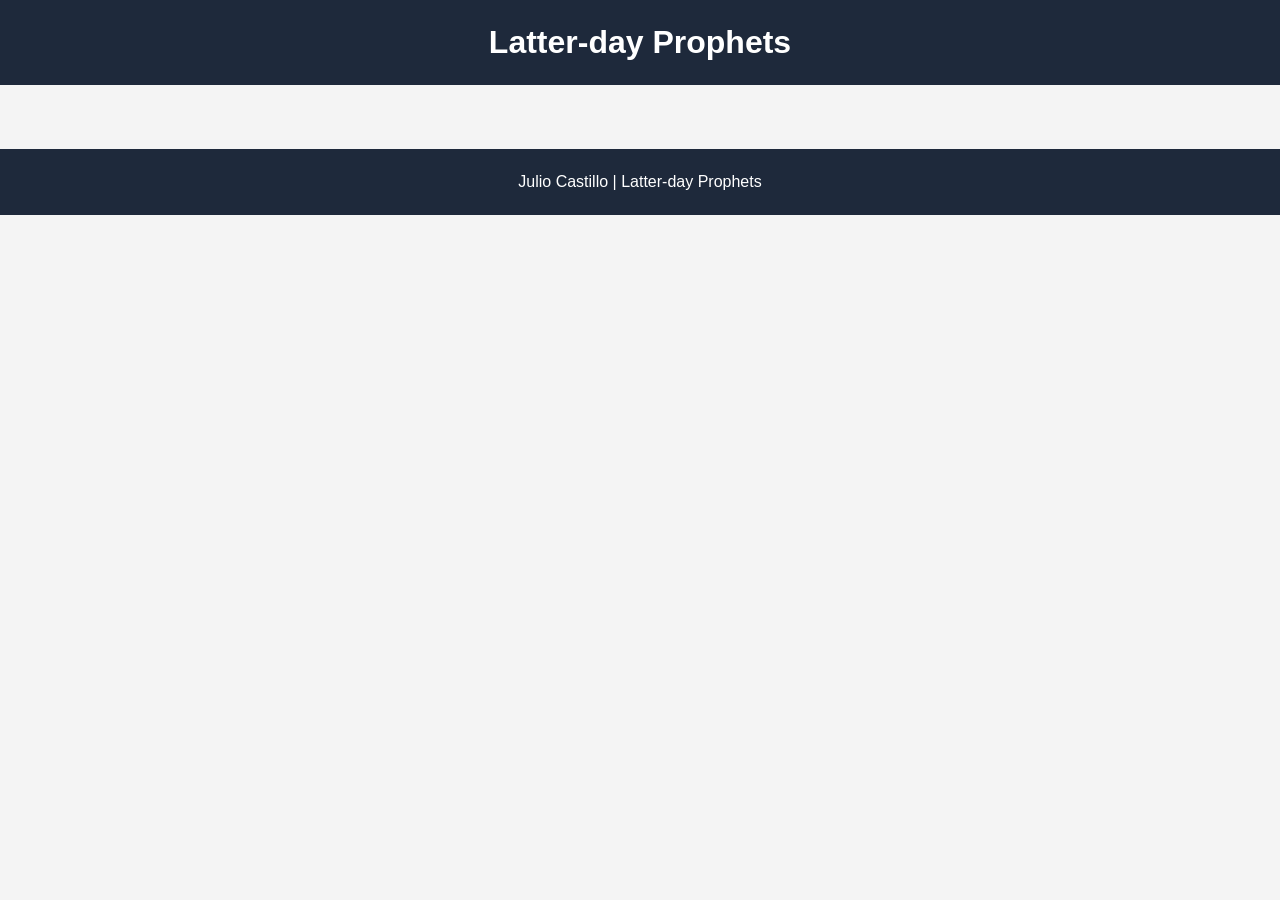
<file: week2/prophets.html>
<!DOCTYPE html>
<html lang="en">
<head>
  <meta charset="UTF-8">
  <meta name="viewport" content="width=device-width, initial-scale=1.0">

  <meta name="description" content="Latter-day Prophets Page">
  <meta name="author" content="Julio Castillo">

  <title>Latter-day Prophets</title>

  <link rel="stylesheet" href="styles/prophets.css">

  <script src="scripts/prophets.js" defer></script>
</head>

<body>

  <header>
    <h1>Latter-day Prophets</h1>
  </header>

  <main>
    <div id="cards"></div>
  </main>

  <footer>
    Julio Castillo | Latter-day Prophets
  </footer>

</body>
</html>
</file>
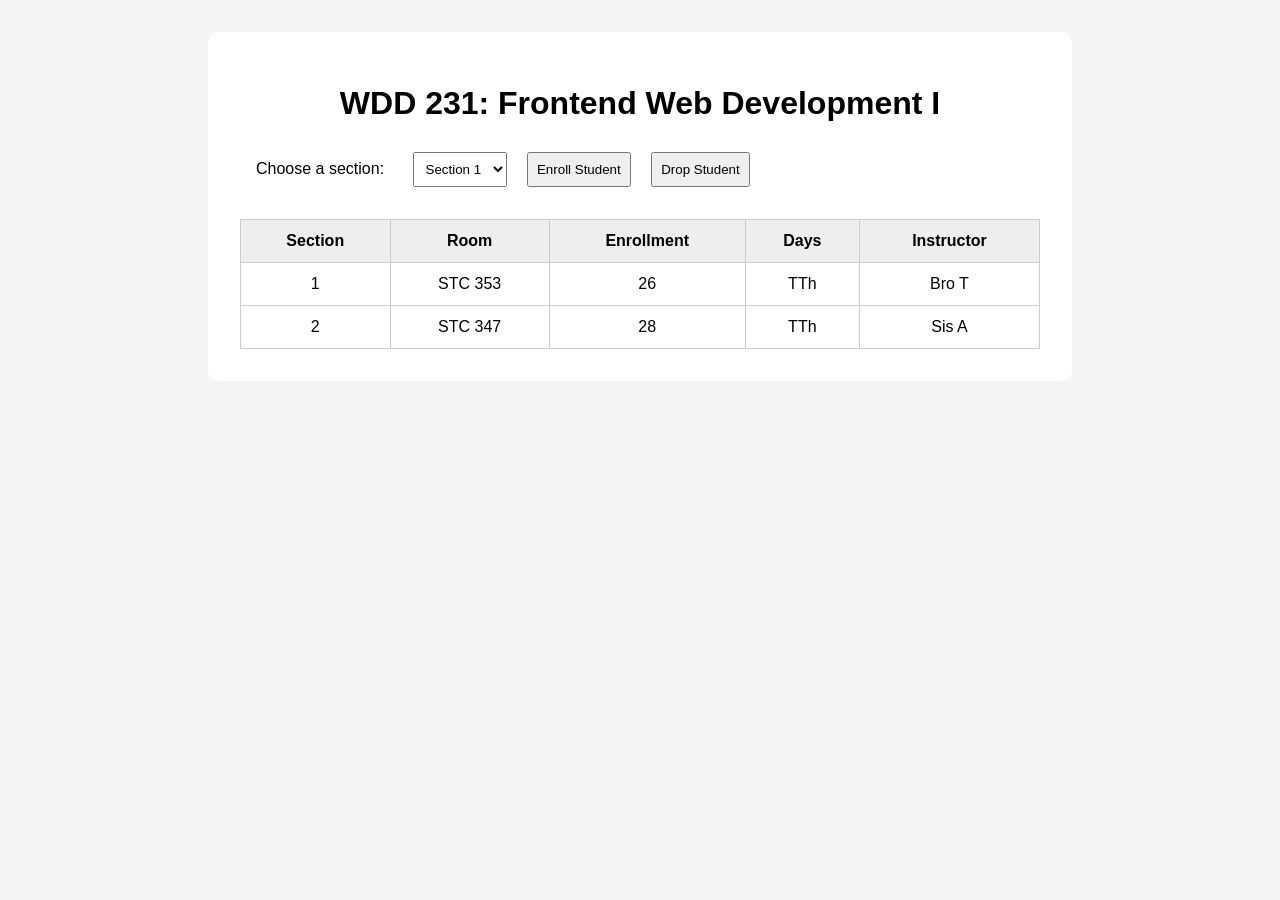
<file: week3/modules.html>
<!DOCTYPE html>
<html lang="en">
<head>
  <meta charset="UTF-8" />
  <meta name="viewport" content="width=device-width, initial-scale=1.0" />
  <title>ES Modules Activity</title>
  <link rel="stylesheet" href="styles/modules.css" />
</head>
<body>
  <main>
    <h1 id="courseName"></h1>

    <label for="sectionNumber">Choose a section:</label>
    <select id="sectionNumber"></select>

    <button id="enrollStudent">Enroll Student</button>
    <button id="dropStudent">Drop Student</button>

    <table>
      <thead>
        <tr>
          <th>Section</th>
          <th>Room</th>
          <th>Enrollment</th>
          <th>Days</th>
          <th>Instructor</th>
        </tr>
      </thead>
      <tbody id="sections"></tbody>
    </table>
  </main>

  <script type="module" src="scripts/modules.mjs"></script>
</body>
</html>
</file>
<file: styles/small.css>
* {
    margin: 0;
    padding: 0;
    box-sizing: border-box;
}

:root {
    --primary: #111827;
    --secondary: #1f2937;
    --accent: #2563eb;
    --background: #f3f4f6;
    --card: #ffffff;
    --text: #111827;
    --completed: #dbeafe;
}

body {
    font-family: 'Inter', sans-serif;
    background-color: var(--background);
    color: var(--text);
    line-height: 1.6;
}

header {
    display: flex;
    align-items: center;
    justify-content: space-between;
    padding: 1rem;
    background: white;
    border-bottom: 1px solid #ddd;
}

header img {
    width: 60px;
    height: auto;
}

header span {
    font-size: 1.5rem;
    font-weight: 700;
    flex: 1;
    margin-left: 1rem;
}

#menu {
    background: none;
    border: none;
    font-size: 2rem;
    cursor: pointer;
}

#menu::before {
    content: "☰";
}

#menu.open::before {
    content: "✕";
}

nav {
    display: none;
    flex-direction: column;
    background-color: var(--primary);
}

nav.open {
    display: flex;
}

nav a {
    color: white;
    text-decoration: none;
    padding: 1rem;
    border-top: 1px solid rgba(255, 255, 255, 0.1);
    font-weight: 600;
}

nav a:hover {
    background-color: var(--secondary);
}

nav a.active {
    background-color: var(--accent);
}

main {
    padding: 1rem;
}

h1 {
    margin-bottom: 1rem;
    font-size: 2rem;
}

section {
    background: var(--card);
    margin-bottom: 1.5rem;
    border-radius: 12px;
    overflow: hidden;
    box-shadow: 0 2px 10px rgba(0, 0, 0, 0.05);
}

section h2 {
    background-color: var(--primary);
    color: white;
    text-align: center;
    padding: 0.75rem;
    font-size: 1.2rem;
}

.about-card p {
    padding: 1rem;
}

.photo-card {
    text-align: center;
}

.photo-card img {
    width: 85%;
    max-width: 300px;
    margin: 1.5rem auto;
    border-radius: 12px;
    display: block;
}

.courses-card {
    padding-bottom: 1rem;
}

.course-buttons {
    display: grid;
    grid-template-columns: repeat(3, 1fr);
    gap: 0.75rem;
    padding: 1rem;
}

.course-buttons button {
    padding: 0.75rem;
    border: none;
    border-radius: 10px;
    background-color: #e5e7eb;
    font-weight: 700;
    cursor: pointer;
    transition: 0.2s;
}

.course-buttons button:hover {
    background-color: #d1d5db;
}

#course-list {
    display: grid;
    gap: 1rem;
    padding: 0 1rem;
}

.course-card {
    padding: 1rem;
    border-radius: 10px;
    text-align: center;
    font-weight: 600;
    background-color: #e5e7eb;
}

.course-card.completed {
    background-color: var(--completed);
    border: 2px solid var(--accent);
}

#total-credits {
    text-align: center;
    margin-top: 1rem;
    font-weight: 700;
}

footer {
    background-color: white;
    text-align: center;
    padding: 2rem 1rem;
    border-top: 1px solid #ddd;
}

.social {
    display: flex;
    justify-content: center;
    gap: 1.5rem;
    margin-bottom: 1rem;
}

.social a {
    text-decoration: none;
    color: var(--primary);
    font-weight: 700;
}

footer p {
    margin: 0.3rem 0;
}
</file>
<file: styles/larger.css>
@media (min-width: 40rem) {

    #menu {
        display: none;
    }

    nav {
        display: flex;
        flex-direction: row;
        justify-content: center;
    }

    nav a {
        border: none;
        flex: 1;
        text-align: center;
    }

    main {
        max-width: 1200px;
        margin: 0 auto;
        display: grid;
        grid-template-columns: 2fr 1fr;
        gap: 1.5rem;
    }

    main h1 {
        grid-column: 1 / 3;
    }

    .courses-card {
        grid-column: 1 / 3;
    }

    .photo-card img {
        width: 100%;
        max-width: 350px;
    }

    #course-list {
        grid-template-columns: repeat(3, 1fr);
    }
}
</file>
<file: chamber/styles/small.css>
/* =============================================
   OREM VALLEY CHAMBER OF COMMERCE
   — Mobile Styles
   ============================================= */

:root {
  --clr-primary:     #0b1f3a;   
  --clr-secondary:   #1a3a5c;   
  --clr-accent:      #c8922a;   
  --clr-accent-lt:   #f0b942;   
  --clr-bg:          #f4f6f8;
  --clr-surface:     #ffffff;
  --clr-text:        #1a1a2e;
  --clr-text-muted:  #4a5568;
  --clr-border:      #dde3ec;

  --radius-sm:  6px;
  --radius-md:  12px;
  --radius-lg:  18px;

  --shadow-sm:  0 1px 4px rgba(0,0,0,0.08);
  --shadow-md:  0 4px 16px rgba(0,0,0,0.10);
  --shadow-lg:  0 8px 32px rgba(0,0,0,0.13);

  --font-body:    'Lora', Georgia, serif;
  --font-display: 'Montserrat', 'Trebuchet MS', sans-serif;

  --transition: 0.2s ease;
}

*, *::before, *::after {
  box-sizing: border-box;
}

body {
  font-family: var(--font-body);
  background-color: var(--clr-bg);
  color: var(--clr-text);
  line-height: 1.7;
  min-width: 320px;
}

/* ---------- Typography ---------- */
h1, h2, h3, h4 {
  font-family: var(--font-display);
  font-weight: 700;
  line-height: 1.25;
}

h1 { font-size: 1.6rem; margin-bottom: 1rem; }
h2 { font-size: 1.25rem; margin-bottom: 0.75rem; }
h3 { font-size: 1.05rem; margin-bottom: 0.5rem; }

a {
  color: var(--clr-accent);
  text-decoration: none;
  transition: color var(--transition);
}

a:hover {
  color: var(--clr-accent-lt);
}

/* ---------- Header ---------- */
header {
  background-color: var(--clr-primary);
  color: white;
  padding: 0.9rem 1rem;
  display: flex;
  align-items: center;
  justify-content: space-between;
  position: sticky;
  top: 0;
  z-index: 100;
  box-shadow: var(--shadow-md);
}

.brand {
  display: flex;
  align-items: center;
  gap: 0.75rem;
  flex: 1;
}

.brand img {
  width: 52px;
  height: 52px;
  object-fit: contain;
  border-radius: var(--radius-sm);
  background: white;
  padding: 3px;
  flex-shrink: 0;
}

.brand span {
  font-family: var(--font-display);
  font-size: 1rem;
  font-weight: 700;
  color: white;
  line-height: 1.2;
}

/* ---------- Hamburger ---------- */
#menu {
  background: none;
  border: 2px solid rgba(255,255,255,0.35);
  border-radius: var(--radius-sm);
  color: white;
  font-size: 1.4rem;
  width: 42px;
  height: 42px;
  cursor: pointer;
  display: flex;
  align-items: center;
  justify-content: center;
  flex-shrink: 0;
  transition: background var(--transition), border-color var(--transition);
}

#menu:hover {
  background: rgba(255,255,255,0.1);
  border-color: rgba(255,255,255,0.6);
}

#menu::before { content: "☰"; }
#menu.open::before { content: "✕"; }

/* ---------- Navigation ---------- */
#navigation {
  display: none;
  flex-direction: column;
  background-color: var(--clr-secondary);
  position: absolute;
  top: 100%;
  left: 0;
  right: 0;
  z-index: 99;
  box-shadow: var(--shadow-md);
}

#navigation.open {
  display: flex;
}

#navigation a {
  color: rgba(255,255,255,0.88);
  text-decoration: none;
  padding: 0.9rem 1.25rem;
  font-family: var(--font-display);
  font-size: 0.9rem;
  font-weight: 600;
  letter-spacing: 0.04em;
  border-bottom: 1px solid rgba(255,255,255,0.08);
  transition: background var(--transition), color var(--transition);
}

#navigation a:hover {
  background-color: rgba(255,255,255,0.08);
  color: white;
}

#navigation a.active {
  color: var(--clr-accent-lt);
  background-color: rgba(200,146,42,0.15);
  border-left: 3px solid var(--clr-accent);
}

/* ---------- Main ---------- */
main {
  padding: 1.25rem 1rem;
}

/* ---------- Hero ---------- */
.hero {
  position: relative;
  border-radius: var(--radius-lg);
  overflow: hidden;
  margin-bottom: 1.5rem;
  box-shadow: var(--shadow-lg);
}

.hero img {
  width: 100%;
  height: 220px;
  object-fit: cover;
  display: block;
}

.hero-text {
  background: linear-gradient(135deg, rgba(11,31,58,0.92) 0%, rgba(200,146,42,0.72) 100%);
  padding: 1.25rem;
  color: white;
}

.hero-text h2 {
  color: white;
  font-size: 1.2rem;
  margin-bottom: 0.5rem;
}

.hero-text p {
  opacity: 0.9;
  margin-bottom: 1rem;
  font-size: 0.95rem;
}

.cta-button {
  display: inline-block;
  background-color: var(--clr-accent);
  color: white;
  padding: 0.65rem 1.4rem;
  border-radius: var(--radius-sm);
  font-family: var(--font-display);
  font-weight: 700;
  font-size: 0.9rem;
  letter-spacing: 0.03em;
  text-decoration: none;
  transition: background var(--transition), transform var(--transition);
  box-shadow: 0 2px 8px rgba(200,146,42,0.4);
}

.cta-button:hover {
  background-color: var(--clr-accent-lt);
  color: var(--clr-primary);
  transform: translateY(-1px);
}

.card {
  background-color: var(--clr-surface);
  border-radius: var(--radius-md);
  padding: 1.25rem;
  box-shadow: var(--shadow-sm);
  border: 1px solid var(--clr-border);
}

.card-header {
  font-family: var(--font-display);
  font-size: 0.7rem;
  font-weight: 700;
  letter-spacing: 0.1em;
  text-transform: uppercase;
  color: var(--clr-accent);
  margin-bottom: 0.4rem;
}

/* ---------- Home Grid ---------- */
.home-grid {
  display: grid;
  grid-template-columns: 1fr;
  gap: 1rem;
  margin-bottom: 1.5rem;
}

/* ---------- Events ---------- */
.event-item {
  padding: 0.75rem 0;
  border-bottom: 1px solid var(--clr-border);
}

.event-item:last-child {
  border-bottom: none;
  padding-bottom: 0;
}

.event-item h3 {
  color: var(--clr-secondary);
  font-size: 0.95rem;
}

.event-item p {
  color: var(--clr-text-muted);
  font-size: 0.88rem;
}

/* ---------- Weather ---------- */
.weather-main {
  display: flex;
  align-items: center;
  gap: 1rem;
  margin: 0.75rem 0;
}

.weather-temp {
  font-family: var(--font-display);
  font-size: 2.5rem;
  font-weight: 700;
  color: var(--clr-primary);
  line-height: 1;
}

.weather-desc {
  color: var(--clr-text-muted);
  font-size: 0.9rem;
  text-transform: capitalize;
}

.forecast-list {
  margin-top: 0.75rem;
  display: flex;
  flex-direction: column;
  gap: 0.4rem;
}

.forecast-item {
  display: flex;
  justify-content: space-between;
  align-items: center;
  font-size: 0.88rem;
  padding: 0.3rem 0;
  border-bottom: 1px solid var(--clr-border);
}

.forecast-item:last-child { border-bottom: none; }

.forecast-day { color: var(--clr-text-muted); }
.forecast-temp { font-weight: 700; color: var(--clr-primary); }

/* ---------- Spotlights ---------- */
.spotlights {
  margin-bottom: 1.5rem;
}

.spotlights h2 {
  margin-bottom: 1rem;
}

#spotlight-cards {
  display: grid;
  grid-template-columns: 1fr;
  gap: 1rem;
}

.spotlight-card {
  background-color: var(--clr-surface);
  border-radius: var(--radius-md);
  padding: 1.25rem;
  box-shadow: var(--shadow-sm);
  border: 1px solid var(--clr-border);
  text-align: center;
}

.spotlight-card img {
  width: 90px;
  height: 90px;
  object-fit: contain;
  border-radius: var(--radius-sm);
  margin: 0 auto 0.75rem;
  border: 1px solid var(--clr-border);
  padding: 6px;
  background: var(--clr-bg);
}

.spotlight-card h3 {
  color: var(--clr-primary);
  margin-bottom: 0.25rem;
}

.spotlight-card p {
  font-size: 0.88rem;
  color: var(--clr-text-muted);
  margin-bottom: 0.25rem;
}

.spotlight-card a {
  display: inline-block;
  margin-top: 0.5rem;
  font-size: 0.85rem;
  font-family: var(--font-display);
  font-weight: 600;
}

.membership-badge {
  display: inline-block;
  margin-top: 0.5rem;
  padding: 0.2rem 0.65rem;
  border-radius: 99px;
  font-family: var(--font-display);
  font-size: 0.72rem;
  font-weight: 700;
  letter-spacing: 0.05em;
  text-transform: uppercase;
}

.badge-gold {
  background-color: rgba(200,146,42,0.15);
  color: #a06b10;
  border: 1px solid rgba(200,146,42,0.4);
}

.badge-silver {
  background-color: rgba(120,130,150,0.12);
  color: #555f6e;
  border: 1px solid rgba(120,130,150,0.35);
}

.badge-member {
  background-color: rgba(37,99,235,0.10);
  color: #1d4ed8;
  border: 1px solid rgba(37,99,235,0.25);
}

/* ---------- Directory View Buttons ---------- */
.view-buttons {
  display: flex;
  gap: 0.5rem;
  margin-bottom: 1rem;
}

.view-buttons button {
  padding: 0.5rem 1.1rem;
  border: 2px solid var(--clr-border);
  border-radius: var(--radius-sm);
  background: var(--clr-surface);
  color: var(--clr-text-muted);
  font-family: var(--font-display);
  font-size: 0.82rem;
  font-weight: 600;
  cursor: pointer;
  transition: all var(--transition);
}

.view-buttons button:hover,
.view-buttons button.active {
  border-color: var(--clr-accent);
  color: var(--clr-accent);
  background: rgba(200,146,42,0.07);
}

/* ---------- Directory Members Grid ---------- */
#members.grid {
  display: grid;
  grid-template-columns: 1fr;
  gap: 1rem;
}

#members.grid section {
  background: var(--clr-surface);
  border-radius: var(--radius-md);
  padding: 1.25rem;
  box-shadow: var(--shadow-sm);
  border: 1px solid var(--clr-border);
  text-align: center;
  transition: box-shadow var(--transition), transform var(--transition);
}

#members.grid section:hover {
  box-shadow: var(--shadow-md);
  transform: translateY(-2px);
}

#members.grid img {
  width: 80px;
  height: 80px;
  object-fit: contain;
  border-radius: var(--radius-sm);
  margin: 0 auto 0.75rem;
  border: 1px solid var(--clr-border);
  padding: 6px;
  background: var(--clr-bg);
}

#members.grid h2 {
  font-size: 1rem;
  color: var(--clr-primary);
  margin-bottom: 0.25rem;
}

#members.grid p {
  font-size: 0.85rem;
  color: var(--clr-text-muted);
  margin-bottom: 0.2rem;
}

#members.grid a {
  display: inline-block;
  margin-top: 0.4rem;
  font-family: var(--font-display);
  font-size: 0.82rem;
  font-weight: 600;
}

/* ---------- Directory Members List ---------- */
#members.list {
  display: flex;
  flex-direction: column;
  gap: 0.6rem;
}

#members.list section {
  background: var(--clr-surface);
  border-radius: var(--radius-sm);
  padding: 0.85rem 1rem;
  box-shadow: var(--shadow-sm);
  border: 1px solid var(--clr-border);
  display: grid;
  grid-template-columns: 56px 1fr auto;
  align-items: center;
  gap: 0.75rem;
  text-align: left;
}

#members.list img {
  width: 56px;
  height: 56px;
  object-fit: contain;
  border-radius: var(--radius-sm);
  border: 1px solid var(--clr-border);
  padding: 4px;
  background: var(--clr-bg);
}

#members.list h2 {
  font-size: 0.95rem;
  color: var(--clr-primary);
  margin-bottom: 0.1rem;
}

#members.list p {
  font-size: 0.8rem;
  color: var(--clr-text-muted);
  line-height: 1.4;
}

#members.list a {
  font-family: var(--font-display);
  font-size: 0.78rem;
  font-weight: 600;
}

/* ---------- Footer ---------- */
footer {
  background-color: var(--clr-primary);
  color: rgba(255,255,255,0.85);
  padding: 2rem 1rem;
  display: grid;
  grid-template-columns: 1fr;
  gap: 1.5rem;
  margin-top: 2rem;
}

footer h2, footer h3 {
  color: white;
  font-size: 1rem;
  margin-bottom: 0.5rem;
}

footer p {
  font-size: 0.88rem;
  line-height: 1.8;
}

.social {
  display: flex;
  gap: 0.75rem;
  flex-wrap: wrap;
}

.social a {
  color: rgba(255,255,255,0.7);
  font-family: var(--font-display);
  font-size: 0.82rem;
  font-weight: 600;
  padding: 0.4rem 0.85rem;
  border: 1px solid rgba(255,255,255,0.2);
  border-radius: 99px;
  transition: all var(--transition);
}

.social a:hover {
  background: rgba(255,255,255,0.1);
  color: white;
  border-color: rgba(255,255,255,0.4);
}

/* ---------- Utility ---------- */
.sr-only {
  position: absolute;
  width: 1px;
  height: 1px;
  overflow: hidden;
  clip: rect(0,0,0,0);
  white-space: nowrap;
}
</file>
<file: chamber/styles/larger.css>
/* =============================================
   OREM VALLEY CHAMBER OF COMMERCE
   — Tablet & Desktop 
   ============================================= */

@media only screen and (min-width: 40rem) {

  /* ---------- Header ---------- */
  header {
    padding: 0.75rem 2rem;
  }

  .brand span {
    font-size: 1.15rem;
  }

  /* ---------- Hide hamburger, show nav ---------- */
  #menu {
    display: none;
  }

  #navigation {
    display: flex;
    flex-direction: row;
    position: static;
    background: transparent;
    box-shadow: none;
    gap: 0;
  }

  #navigation a {
    border-bottom: none;
    border-left: none !important;
    padding: 0.5rem 1rem;
    border-radius: var(--radius-sm);
    font-size: 0.85rem;
  }

  #navigation a.active {
    background-color: rgba(200,146,42,0.2);
    color: var(--clr-accent-lt);
  }

  /* ---------- Main ---------- */
  main {
    max-width: 1200px;
    margin: 0 auto;
    padding: 2rem 1.5rem;
  }

  /* ---------- Hero ---------- */
  .hero {
    position: relative;
  }

  .hero img {
    height: 420px;
  }

  .hero-text {
    position: absolute;
    bottom: 0;
    left: 0;
    right: 0;
    background: linear-gradient(to top, rgba(11,31,58,0.95) 0%, rgba(11,31,58,0.5) 70%, transparent 100%);
    padding: 2.5rem 2rem;
  }

  .hero-text h2 {
    font-size: 2rem;
  }

  .hero-text p {
    font-size: 1.05rem;
    max-width: 520px;
  }

  /* ---------- Home Grid ---------- */
  .home-grid {
    grid-template-columns: 3fr 2fr;
    gap: 1.25rem;
  }

  /* ---------- Spotlights ---------- */
  #spotlight-cards {
    grid-template-columns: repeat(3, 1fr);
  }

  /* ---------- Directory Members Grid ---------- */
  #members.grid {
    grid-template-columns: repeat(2, 1fr);
  }

  /* ---------- Footer ---------- */
  footer {
    grid-template-columns: repeat(3, 1fr);
    align-items: start;
    padding: 2.5rem 2rem;
    gap: 2rem;
  }
}

@media only screen and (min-width: 64rem) {

  /* ---------- Header ---------- */
  header {
    padding: 0.75rem 3rem;
  }

  .brand img {
    width: 60px;
    height: 60px;
  }

  .brand span {
    font-size: 1.25rem;
  }

  #navigation a {
    font-size: 0.9rem;
    padding: 0.5rem 1.1rem;
  }

  /* ---------- Directory Members Grid ---------- */
  #members.grid {
    grid-template-columns: repeat(3, 1fr);
  }

  /* ---------- Hero ---------- */
  .hero img {
    height: 520px;
  }

  .hero-text h2 {
    font-size: 2.4rem;
  }
}
</file>
<file: final/styles/base.css>
/* ═══════════════════════════════════════════════════════
   Amond Beauty — base.css
   Design tokens, reset, base typography
═══════════════════════════════════════════════════════ */

/* ── Design Tokens ─── */
:root {
  --cream:        #FAF6F0;
  --warm-white:   #FEF9F4;
  --blush-lightest: #F9EDE5;
  --blush-light:  #F2DDD1;
  --blush:        #E8C5B0;
  --blush-mid:    #D4A88F;
  --blush-dark:   #C9967A;
  --bark:         #7A5C4A;
  --bark-deep:    #4A3428;
  --bark-darkest: #2E1F14;
  --sage:         #8A9E8C;
  --sage-light:   #C5D4C6;
  --sage-dark:    #5C7A5E;
  --ink:          #2E2018;

  /* Darkened for WCAG AA 4.5:1 contrast on light backgrounds */
  --muted:        #6E5A4C;
  --muted-light:  #7D6B5E;

  --border:       rgba(122, 92, 74, 0.14);
  --border-mid:   rgba(122, 92, 74, 0.28);
  --shadow-sm:    0 1px 4px rgba(46,32,24,0.06);
  --shadow-md:    0 4px 16px rgba(46,32,24,0.10);
  --shadow-lg:    0 12px 40px rgba(46,32,24,0.14);

  --radius-sm:    4px;
  --radius-md:    8px;
  --radius-lg:    14px;
  --radius-xl:    24px;

  --font-display: 'Cormorant Garamond', Georgia, serif;
  --font-body:    'DM Sans', system-ui, sans-serif;

  --transition:   0.22s ease;
  --max-width:    1140px;
}

/* ── Reset ─*/
*, *::before, *::after { box-sizing: border-box; margin: 0; padding: 0; }
html { font-size: 16px; scroll-behavior: smooth; }
img, video { max-width: 100%; display: block; }
ul { list-style: none; }
a { color: inherit; text-decoration: none; }
button { cursor: pointer; font-family: var(--font-body); border: none; background: none; }
input, textarea, select { font-family: var(--font-body); }

/* ── Base ──*/
body {
  font-family: var(--font-body);
  font-weight: 300;
  background-color: var(--cream);
  color: var(--ink);
  line-height: 1.75;
  min-height: 100vh;
}

/* ── Typography ──*/
h1, h2, h3 {
  font-family: var(--font-display);
  font-weight: 400;
  line-height: 1.15;
  color: var(--bark-deep);
}
h1 { font-size: clamp(2.6rem, 6vw, 4.2rem); font-weight: 300; letter-spacing: 0.04em; }
h2 { font-size: clamp(1.8rem, 4vw, 2.6rem); letter-spacing: 0.02em; }
h3 { font-size: 1.25rem; }
h4 {
  font-family: var(--font-body);
  font-size: 0.7rem;
  font-weight: 500;
  letter-spacing: 0.16em;
  text-transform: uppercase;
  color: var(--muted);
}
.ab-eyebrow {
  font-family: var(--font-body);
  font-size: 0.7rem;
  font-weight: 500;
  letter-spacing: 0.16em;
  text-transform: uppercase;
  color: var(--muted);
}
p { line-height: 1.8; color: var(--ink); }

/* ── Accessibility utility ──*/
.sr-only {
  position: absolute;
  width: 1px; height: 1px;
  padding: 0; margin: -1px;
  overflow: hidden;
  clip: rect(0,0,0,0);
  white-space: nowrap;
  border: 0;
}
</file>
<file: final/styles/components.css>
/* ═══════════════════════════════════════════════════════
   Amond Beauty — components.css
   Layout, nav, hero, buttons, cards, modal, forms, footer
═══════════════════════════════════════════════════════ */

/* ── Layout helpers ──*/
.ab-wrap {
  width: 100%;
  max-width: var(--max-width);
  margin: 0 auto;
  padding: 0 1.5rem;
}
.ab-section { padding: 5rem 0; }
.ab-section-sm { padding: 3rem 0; }

/* ── Section header ──*/
.ab-section-header {
  text-align: center;
  margin-bottom: 3rem;
}
.ab-section-header h4,
.ab-section-header .ab-eyebrow { margin-bottom: 0.5rem; }
.ab-section-header h2 { margin-bottom: 0.75rem; }
.ab-section-header p {
  max-width: 520px;
  margin: 0 auto;
  color: var(--muted);
  font-size: 0.97rem;
}
.ab-divider {
  width: 40px;
  height: 1px;
  background: var(--blush-dark);
  margin: 1rem auto 0;
}
.ab-divider-light {
  width: 40px;
  height: 1px;
  background: var(--blush-dark);
  margin: 1rem auto 0;
}
.ab-view-all-wrap {
  margin-top: 3rem;
  margin-bottom: 0;
}

/* ── Scroll reveal animation ─*/
[data-reveal] {
  opacity: 0;
  transform: translateY(24px);
  transition: opacity 0.6s ease, transform 0.6s ease;
}
[data-reveal].revealed {
  opacity: 1;
  transform: translateY(0);
}
[data-reveal-delay="1"] { transition-delay: 0.1s; }
[data-reveal-delay="2"] { transition-delay: 0.2s; }
[data-reveal-delay="3"] { transition-delay: 0.3s; }
[data-reveal-delay="4"] { transition-delay: 0.4s; }

/* ─────────────────────────────────────────────────────
   HEADER / NAV
───────────────────────────────────────────────────── */
.ab-site-head {
  position: fixed;
  top: 0; left: 0; right: 0;
  z-index: 100;
  background: rgba(250,246,240,0.97);
  backdrop-filter: blur(12px);
  -webkit-backdrop-filter: blur(12px);
  border-bottom: 1px solid var(--border);
  transition: box-shadow var(--transition);
}
.ab-site-head.scrolled { box-shadow: var(--shadow-md); }

.ab-menu-inner {
  display: flex;
  align-items: center;
  justify-content: space-between;
  height: 68px;
}

.ab-logo {
  font-family: var(--font-display);
  font-size: 1.5rem;
  font-weight: 300;
  letter-spacing: 0.08em;
  color: var(--bark-deep);
  display: flex;
  flex-direction: column;
  line-height: 1.1;
}
.ab-logo span {
  font-size: 0.6rem;
  letter-spacing: 0.2em;
  text-transform: uppercase;
  color: var(--muted);
  font-family: var(--font-body);
}

.ab-menu-links {
  display: flex;
  align-items: center;
  gap: 2.5rem;
}
.ab-menu-links a {
  font-size: 0.8rem;
  font-weight: 400;
  letter-spacing: 0.1em;
  text-transform: uppercase;
  color: var(--bark);
  transition: color var(--transition);
  position: relative;
  padding-bottom: 2px;
}
.ab-menu-links a::after {
  content: '';
  position: absolute;
  bottom: -2px; left: 0; right: 0;
  height: 1px;
  background: var(--blush-dark);
  transform: scaleX(0);
  transform-origin: left;
  transition: transform var(--transition);
}
.ab-menu-links a:hover,
.ab-menu-links a.active { color: var(--bark-deep); }
.ab-menu-links a:hover::after,
.ab-menu-links a.active::after { transform: scaleX(1); }

.ab-menu-links a.ab-menu-cta {
  display: inline-flex;
  align-items: center;
  gap: 0.4rem;
  font-size: 0.75rem;
  font-weight: 500;
  letter-spacing: 0.1em;
  text-transform: uppercase;
  color: var(--warm-white);
  background: var(--bark-deep);
  border-radius: 40px;
  padding: 0.55rem 1.25rem;
  transition: background var(--transition), transform var(--transition);
}
.ab-menu-links a.ab-menu-cta::after { display: none; }
.ab-menu-links a.ab-menu-cta:hover { background: var(--bark); color: var(--warm-white); transform: translateY(-1px); }

/* Hamburger */
.ab-menu-toggle {
  display: none;
  flex-direction: column;
  gap: 5px;
  padding: 6px;
  background: none;
  border: none;
  cursor: pointer;
  z-index: 110;
}
.ab-menu-toggle span {
  display: block;
  width: 24px;
  height: 1.5px;
  background: var(--bark-deep);
  transition: all var(--transition);
  transform-origin: center;
}
.ab-menu-toggle.open span:nth-child(1) { transform: translateY(6.5px) rotate(45deg); }
.ab-menu-toggle.open span:nth-child(2) { opacity: 0; }
.ab-menu-toggle.open span:nth-child(3) { transform: translateY(-6.5px) rotate(-45deg); }

/* Mobile nav */
.ab-mobile-menu {
  display: none;
  position: fixed;
  inset: 0;
  background: var(--cream);
  z-index: 99;
  flex-direction: column;
  align-items: center;
  justify-content: center;
  gap: 2rem;
}
.ab-mobile-menu.open { display: flex; }
.ab-mobile-menu a {
  font-family: var(--font-display);
  font-size: 2.4rem;
  font-weight: 300;
  color: var(--bark-deep);
  letter-spacing: 0.05em;
  transition: color var(--transition);
}
.ab-mobile-menu a:hover,
.ab-mobile-menu a.active { color: var(--blush-dark); }

/* ─────────────────────────────────────────────────────
   HERO (home page)
───────────────────────────────────────────────────── */
.ab-hero {
  min-height: 100svh;
  display: flex;
  align-items: center;
  padding-top: 68px;
  position: relative;
  overflow: hidden;
  background: var(--warm-white);
}
.ab-hero::before {
  content: '';
  position: absolute;
  top: -10%; right: -5%;
  width: 55%;
  height: 110%;
  background: var(--blush-lightest);
  border-radius: 0 0 0 60%;
  z-index: 0;
}
.ab-hero-inner {
  display: grid;
  grid-template-columns: 1fr 1fr;
  gap: 4rem;
  align-items: center;
  position: relative;
  z-index: 1;
}
.ab-hero-text { max-width: 520px; }
.ab-hero-eyebrow {
  display: inline-flex;
  align-items: center;
  gap: 0.6rem;
  font-size: 0.7rem;
  font-weight: 600;
  letter-spacing: 0.18em;
  text-transform: uppercase;
  color: var(--bark);
  margin-bottom: 1.25rem;
}
.ab-hero-eyebrow::before {
  content: '';
  display: block;
  width: 28px;
  height: 1px;
  background: var(--blush-dark);
}
.ab-hero h1 {
  margin-bottom: 1.25rem;
  color: var(--bark-deep);
}
.ab-hero h1 em {
  font-style: italic;
  color: var(--blush-dark);
}
.ab-hero-desc {
  font-size: 1.05rem;
  color: var(--muted);
  margin-bottom: 2rem;
  max-width: 420px;
}
.ab-hero-actions {
  display: flex;
  align-items: center;
  gap: 1.25rem;
  flex-wrap: wrap;
}

.ab-hero-image-wrap {
  position: relative;
  display: flex;
  align-items: center;
  justify-content: center;
}
.ab-hero-image-frame {
  width: 100%;
  max-width: 460px;
  aspect-ratio: 4/5;
  background: var(--blush-light);
  border-radius: var(--radius-xl);
  overflow: hidden;
  position: relative;
}
.ab-hero-image-frame img {
  width: 100%;
  height: 100%;
  object-fit: cover;
}
.ab-hero-badge {
  position: absolute;
  bottom: -1.5rem;
  left: -1.5rem;
  background: var(--bark-deep);
  color: var(--cream);
  border-radius: var(--radius-lg);
  padding: 1rem 1.25rem;
  font-size: 0.75rem;
  font-weight: 500;
  text-transform: uppercase;
  letter-spacing: 0.08em;
  box-shadow: var(--shadow-md);
}
.ab-hero-badge strong {
  display: block;
  font-family: var(--font-display);
  font-size: 1.6rem;
  font-weight: 300;
  letter-spacing: 0.04em;
  line-height: 1;
  margin-bottom: 0.2rem;
  text-transform: none;
}

/* ─────────────────────────────────────────────────────
   BUTTONS
───────────────────────────────────────────────────── */
.ab-action {
  display: inline-flex;
  align-items: center;
  gap: 0.5rem;
  font-family: var(--font-body);
  font-size: 0.8rem;
  font-weight: 500;
  letter-spacing: 0.1em;
  text-transform: uppercase;
  border-radius: 40px;
  padding: 0.75rem 1.75rem;
  transition: all var(--transition);
  white-space: nowrap;
}
.ab-action-primary {
  background: var(--bark-deep);
  color: var(--cream);
  border: 1.5px solid var(--bark-deep);
}
.ab-action-primary:hover {
  background: var(--bark);
  border-color: var(--bark);
  transform: translateY(-2px);
  box-shadow: var(--shadow-md);
}
.ab-action-outline {
  background: transparent;
  color: var(--bark-deep);
  border: 1.5px solid var(--bark-deep);
}
.ab-action-outline:hover {
  background: var(--bark-deep);
  color: var(--cream);
  transform: translateY(-2px);
}
.ab-action-ghost {
  background: transparent;
  color: var(--bark);
  border: 1.5px solid var(--border-mid);
}
.ab-action-ghost:hover {
  border-color: var(--bark);
  color: var(--bark-deep);
}
.ab-action-block {
  width: 100%;
  justify-content: center;
}

/* ─────────────────────────────────────────────────────
   VALUES / FEATURES STRIP
───────────────────────────────────────────────────── */
.ab-values-strip {
  background: var(--bark-deep);
  padding: 2rem 0;
}
.ab-values-grid {
  display: grid;
  grid-template-columns: repeat(4, 1fr);
  gap: 1rem;
  text-align: center;
}
.ab-value-item {
  display: flex;
  flex-direction: column;
  align-items: center;
  gap: 0.5rem;
  color: var(--cream);
}
.ab-value-icon {
  width: 40px;
  height: 40px;
  background: rgba(232,197,176,0.18);
  border-radius: 50%;
  display: flex;
  align-items: center;
  justify-content: center;
  margin-bottom: 0.25rem;
}
.ab-value-icon svg { width: 20px; height: 20px; stroke: var(--blush); }
.ab-value-item strong {
  font-size: 0.78rem;
  font-weight: 500;
  letter-spacing: 0.08em;
  text-transform: uppercase;
  display: block;
}
.ab-value-item span {
  font-size: 0.75rem;
  color: rgba(250,246,240,0.7);
}

/* ─────────────────────────────────────────────────────
   PRODUCT CARD
───────────────────────────────────────────────────── */
.ab-products-grid {
  display: grid;
  grid-template-columns: repeat(auto-fill, minmax(240px, 1fr));
  gap: 1.5rem;
}

.ab-product-tile {
  background: var(--warm-white);
  border: 1px solid var(--border);
  border-radius: var(--radius-lg);
  overflow: hidden;
  transition: transform var(--transition), box-shadow var(--transition);
  cursor: pointer;
  display: flex;
  flex-direction: column;
}
.ab-product-tile:hover {
  transform: translateY(-4px);
  box-shadow: var(--shadow-lg);
}
.ab-product-tile:focus-visible {
  outline: 2px solid var(--blush-dark);
  outline-offset: 2px;
}

.ab-tile-image {
  aspect-ratio: 1 / 1;
  background: var(--blush-lightest);
  position: relative;
  overflow: hidden;
  display: flex;
  align-items: center;
  justify-content: center;
}
.ab-tile-image img {
  width: 100%;
  height: 100%;
  object-fit: cover;
  transition: transform 0.4s ease;
}
.ab-product-tile:hover .ab-tile-image img { transform: scale(1.04); }

.ab-tile-badge {
  position: absolute;
  top: 0.75rem;
  left: 0.75rem;
  font-size: 0.65rem;
  font-weight: 500;
  letter-spacing: 0.08em;
  text-transform: uppercase;
  background: var(--bark-deep);
  color: var(--cream);
  border-radius: 20px;
  padding: 0.25rem 0.65rem;
  z-index: 1;
}
.ab-tile-badge.badge-color-safe { background: var(--sage-dark); }
.ab-tile-badge.badge-new { background: var(--blush-dark); }
.ab-tile-badge.badge-best-seller { background: var(--bark-darkest); }

.ab-tile-body {
  padding: 1.1rem 1.25rem 1.4rem;
  flex: 1;
  display: flex;
  flex-direction: column;
}
.ab-tile-type {
  font-size: 0.65rem;
  font-weight: 600;
  letter-spacing: 0.14em;
  text-transform: uppercase;
  color: var(--bark);
  margin-bottom: 0.35rem;
}
.ab-tile-name {
  font-family: var(--font-display);
  font-size: 1.1rem;
  font-weight: 400;
  color: var(--bark-deep);
  line-height: 1.3;
  margin-bottom: 0.4rem;
}
.ab-tile-hairtype {
  font-size: 0.75rem;
  color: var(--muted);
  margin-bottom: 0.75rem;
}
.ab-tile-rating {
  display: flex;
  align-items: center;
  gap: 0.4rem;
  margin-bottom: 0.85rem;
}
.ab-stars {
  display: flex;
  gap: 2px;
}
.ab-star {
  width: 12px;
  height: 12px;
  color: var(--blush-dark);
}
.ab-tile-rating-num {
  font-size: 0.78rem;
  font-weight: 500;
  color: var(--bark);
}
.ab-tile-rating-count {
  font-size: 0.72rem;
  color: var(--muted-light);
}
.ab-tile-footer {
  display: flex;
  align-items: center;
  justify-content: space-between;
  margin-top: auto;
}
.ab-tile-price {
  font-family: var(--font-display);
  font-size: 1.3rem;
  font-weight: 600;
  color: var(--bark-deep);
}
.ab-tile-weight {
  font-size: 0.72rem;
  color: var(--muted-light);
  margin-left: 0.2rem;
}
.ab-tile-action {
  font-size: 0.72rem;
  font-weight: 500;
  letter-spacing: 0.08em;
  text-transform: uppercase;
  color: var(--bark-deep);
  border: 1px solid var(--border-mid);
  border-radius: 20px;
  padding: 0.4rem 0.9rem;
  transition: all var(--transition);
}
.ab-tile-action:hover {
  background: var(--bark-deep);
  color: var(--cream);
  border-color: var(--bark-deep);
}
.ab-tile-out-of-stock {
  font-size: 0.72rem;
  color: var(--muted);
  font-style: italic;
}

/* ─────────────────────────────────────────────────────
   FILTER BAR (catalog)
───────────────────────────────────────────────────── */
.ab-filter-bar {
  display: flex;
  align-items: center;
  gap: 0.75rem;
  flex-wrap: wrap;
  margin-bottom: 2.5rem;
}
.ab-filter-action {
  font-size: 0.75rem;
  font-weight: 500;
  letter-spacing: 0.08em;
  text-transform: uppercase;
  color: var(--bark);
  border: 1px solid var(--border-mid);
  border-radius: 30px;
  padding: 0.5rem 1.1rem;
  transition: all var(--transition);
  background: var(--warm-white);
}
.ab-filter-action:hover,
.ab-filter-action.active {
  background: var(--bark-deep);
  color: var(--cream);
  border-color: var(--bark-deep);
}

.ab-sort-wrap {
  margin-left: auto;
  display: flex;
  align-items: center;
  gap: 0.5rem;
}
.ab-sort-wrap label {
  font-size: 0.75rem;
  color: var(--muted);
  letter-spacing: 0.06em;
  text-transform: uppercase;
}
.ab-sort-select {
  font-size: 0.8rem;
  color: var(--bark);
  background: var(--warm-white);
  border: 1px solid var(--border-mid);
  border-radius: var(--radius-md);
  padding: 0.4rem 0.75rem;
  outline: none;
  cursor: pointer;
}
.ab-sort-select:focus { border-color: var(--blush-dark); }

.ab-products-count {
  font-size: 0.8rem;
  color: var(--muted);
  margin-bottom: 1.5rem;
}

.ab-search-input {
  width: 100%;
  max-width: 420px;
  background: var(--warm-white);
  border: 1px solid var(--border-mid);
  border-radius: 40px;
  padding: 0.65rem 1.25rem;
  font-size: 0.9rem;
  color: var(--ink);
  outline: none;
  font-family: var(--font-body);
}
.ab-search-wrap { margin-bottom: 1.5rem; }

.ab-empty-state {
  grid-column: 1/-1;
  text-align: center;
  padding: 4rem 0;
}
.ab-empty-state p {
  font-size: 1.1rem;
  color: var(--muted);
  margin-bottom: 1rem;
}

/* ─────────────────────────────────────────────────────
   MODAL
───────────────────────────────────────────────────── */
.ab-dialog-overlay {
  position: fixed;
  inset: 0;
  background: rgba(46,32,24,0.55);
  z-index: 200;
  display: flex;
  align-items: center;
  justify-content: center;
  padding: 1.5rem;
  opacity: 0;
  visibility: hidden;
  transition: opacity 0.25s ease, visibility 0.25s ease;
}
.ab-dialog-overlay.open {
  opacity: 1;
  visibility: visible;
}
.ab-dialog {
  background: var(--warm-white);
  border-radius: var(--radius-xl);
  max-width: 680px;
  width: 100%;
  max-height: 90vh;
  overflow-y: auto;
  box-shadow: var(--shadow-lg);
  transform: translateY(20px) scale(0.98);
  transition: transform 0.25s ease;
}
.ab-dialog-overlay.open .ab-dialog { transform: translateY(0) scale(1); }

.ab-dialog-header {
  display: flex;
  align-items: start;
  justify-content: space-between;
  padding: 1.5rem 1.75rem 0;
}
.ab-dialog-close {
  width: 32px;
  height: 32px;
  border-radius: 50%;
  border: 1px solid var(--border-mid);
  display: flex;
  align-items: center;
  justify-content: center;
  flex-shrink: 0;
  transition: all var(--transition);
  color: var(--muted);
  font-size: 1.1rem;
  line-height: 1;
}
.ab-dialog-close:hover { background: var(--blush-light); color: var(--bark-deep); }

.ab-dialog-body {
  display: grid;
  grid-template-columns: 1fr 1fr;
  gap: 1.5rem;
  padding: 1.25rem 1.75rem 1.75rem;
}
.ab-dialog-image {
  aspect-ratio: 1;
  background: var(--blush-lightest);
  border-radius: var(--radius-lg);
  overflow: hidden;
}
.ab-dialog-image img {
  width: 100%;
  height: 100%;
  object-fit: cover;
}
.ab-dialog-info { display: flex; flex-direction: column; gap: 0.75rem; }
.ab-dialog-type {
  font-size: 0.65rem;
  font-weight: 600;
  letter-spacing: 0.16em;
  text-transform: uppercase;
  color: var(--bark);
}
.ab-dialog-name {
  font-family: var(--font-display);
  font-size: 1.6rem;
  font-weight: 400;
  color: var(--bark-deep);
  line-height: 1.2;
}
.ab-dialog-desc {
  font-size: 0.88rem;
  color: var(--muted);
  line-height: 1.75;
}
.ab-dialog-meta {
  display: grid;
  grid-template-columns: 1fr 1fr;
  gap: 0.5rem;
}
.ab-dialog-meta-item {
  background: var(--blush-lightest);
  border-radius: var(--radius-md);
  padding: 0.6rem 0.75rem;
}
.ab-dialog-meta-item .label {
  font-size: 0.62rem;
  font-weight: 600;
  letter-spacing: 0.1em;
  text-transform: uppercase;
  color: var(--muted);
  display: block;
  margin-bottom: 0.2rem;
}
.ab-dialog-meta-item .value {
  font-size: 0.85rem;
  font-weight: 400;
  color: var(--bark-deep);
}
.ab-dialog-ingredients h4 { margin-bottom: 0.5rem; }
.ab-ingredient-tags {
  display: flex;
  flex-wrap: wrap;
  gap: 0.35rem;
}
.ab-ingredient-tag {
  font-size: 0.7rem;
  background: var(--blush-light);
  color: var(--bark-deep);
  border-radius: 20px;
  padding: 0.2rem 0.6rem;
}
.ab-dialog-price-line {
  display: flex;
  align-items: center;
  justify-content: space-between;
  margin-top: auto;
  padding-top: 0.75rem;
  border-top: 1px solid var(--border);
}
.ab-dialog-price {
  font-family: var(--font-display);
  font-size: 2rem;
  font-weight: 600;
  color: var(--bark-deep);
}

/* ─────────────────────────────────────────────────────
   PAGE HERO (inner pages)
───────────────────────────────────────────────────── */
.ab-page-hero {
  padding-top: 68px;
  background: var(--warm-white);
  padding-bottom: 3.5rem;
  position: relative;
  overflow: hidden;
}
.ab-page-hero::before {
  content: '';
  position: absolute;
  bottom: 0; right: 0;
  width: 40%;
  height: 100%;
  background: var(--blush-lightest);
  clip-path: polygon(30% 0%, 100% 0%, 100% 100%, 0% 100%);
  z-index: 0;
}
.ab-page-hero .ab-wrap { position: relative; z-index: 1; padding-top: 3.5rem; }
.ab-page-hero h4,
.ab-page-hero .ab-eyebrow { margin-bottom: 0.6rem; }
.ab-page-hero h1 { font-size: clamp(2.2rem, 5vw, 3.4rem); }
.ab-page-hero h1 em { font-style: italic; color: var(--bark-deep); }
.ab-page-hero p { color: var(--muted); max-width: 460px; margin-top: 0.75rem; }

/* ─────────────────────────────────────────────────────
   CONTACT PAGE
───────────────────────────────────────────────────── */
.ab-contact-layout {
  display: grid;
  grid-template-columns: 1fr 1.4fr;
  gap: 5rem;
  align-items: start;
}
.ab-contact-info h2 {
  font-size: clamp(1.6rem, 3.5vw, 2.2rem);
  margin-bottom: 1rem;
}
.ab-contact-info p {
  color: var(--muted);
  font-size: 0.95rem;
  margin-bottom: 2rem;
}
.ab-contact-details {
  display: flex;
  flex-direction: column;
  gap: 1.25rem;
  margin-bottom: 2.5rem;
}
.ab-contact-detail {
  display: flex;
  align-items: flex-start;
  gap: 0.9rem;
}
.ab-contact-detail-icon {
  width: 38px;
  height: 38px;
  background: var(--blush-light);
  border-radius: 50%;
  display: flex;
  align-items: center;
  justify-content: center;
  flex-shrink: 0;
}
.ab-contact-detail-icon svg {
  width: 16px;
  height: 16px;
  stroke: var(--bark-deep);
}
.ab-contact-detail-text strong {
  font-size: 0.72rem;
  font-weight: 600;
  letter-spacing: 0.1em;
  text-transform: uppercase;
  color: var(--muted);
  display: block;
  margin-bottom: 0.2rem;
}
.ab-contact-detail-text span {
  font-size: 0.9rem;
  color: var(--bark-deep);
}
.ab-contact-note {
  background: var(--blush-lightest);
  border-radius: var(--radius-lg);
  padding: 1.25rem 1.5rem;
}
.ab-contact-note h3 {
  font-family: var(--font-body);
  font-size: 0.7rem;
  font-weight: 500;
  letter-spacing: 0.16em;
  text-transform: uppercase;
  color: var(--muted);
  margin-bottom: 0.5rem;
}
.ab-contact-note .ab-eyebrow { margin-bottom: 0.5rem; }
.ab-contact-note p {
  font-size: 0.88rem;
  color: var(--muted);
  line-height: 1.7;
  margin-bottom: 0;
}

/* Form */
.ab-contact-form-wrap {
  background: var(--warm-white);
  border: 1px solid var(--border);
  border-radius: var(--radius-xl);
  padding: 2.5rem;
}
.ab-form-title {
  font-family: var(--font-display);
  font-size: 1.4rem;
  margin-bottom: 1.5rem;
  color: var(--bark-deep);
}
.ab-form-line { display: grid; grid-template-columns: 1fr 1fr; gap: 1rem; }
.ab-form-group { display: flex; flex-direction: column; gap: 0.4rem; margin-bottom: 1.1rem; }
.ab-form-group label {
  font-size: 0.72rem;
  font-weight: 600;
  letter-spacing: 0.1em;
  text-transform: uppercase;
  color: var(--muted);
}
.ab-form-optional {
  color: var(--muted-light);
  font-weight: 300;
  text-transform: none;
  letter-spacing: 0;
}
.ab-form-group input,
.ab-form-group select,
.ab-form-group textarea {
  width: 100%;
  background: var(--cream);
  border: 1px solid var(--border-mid);
  border-radius: var(--radius-md);
  padding: 0.7rem 0.9rem;
  font-size: 0.9rem;
  color: var(--ink);
  font-weight: 300;
  outline: none;
  transition: border-color var(--transition);
}
.ab-form-group input:focus,
.ab-form-group select:focus,
.ab-form-group textarea:focus {
  border-color: var(--blush-dark);
}
.ab-form-group textarea { resize: vertical; min-height: 120px; }

.ab-form-group input.invalid,
.ab-form-group select.invalid,
.ab-form-group textarea.invalid {
  border-color: #B23A2E;
}
.ab-field-error {
  font-size: 0.72rem;
  color: #B23A2E;
  display: none;
}
.ab-field-error.visible { display: block; }

.ab-form-checkbox-group { margin-bottom: 1.5rem; }
.ab-form-checkbox {
  display: flex;
  align-items: flex-start;
  gap: 0.6rem;
  cursor: pointer;
}
.ab-form-checkbox input[type="checkbox"] {
  width: auto;
  margin-top: 0.1rem;
  accent-color: var(--bark-deep);
}
.ab-form-checkbox span {
  font-size: 0.82rem;
  color: var(--muted);
  line-height: 1.5;
}

/* ─────────────────────────────────────────────────────
   TESTIMONIALS (home)
───────────────────────────────────────────────────── */
.ab-testimonials-wrap {
  background: var(--bark-deep);
  padding: 5rem 0;
}
.ab-testimonials-header h4,
.ab-testimonials-header .ab-eyebrow { color: var(--blush-light); }
.ab-testimonials-header h2 { color: var(--cream); }
.ab-testimonials-grid {
  display: grid;
  grid-template-columns: repeat(3, 1fr);
  gap: 1.5rem;
}
.ab-testimonial-tile {
  background: #584438;
  border: 1px solid rgba(232,197,176,0.22);
  border-radius: var(--radius-lg);
  padding: 1.75rem;
}
.ab-testimonial-stars {
  display: flex;
  gap: 3px;
  margin-bottom: 1rem;
}
.ab-testimonial-stars svg {
  width: 14px;
  height: 14px;
  fill: var(--blush);
  stroke: none;
}
.ab-testimonial-text {
  font-family: var(--font-display);
  font-style: italic;
  font-size: 1.1rem;
  font-weight: 300;
  color: var(--blush-light);
  line-height: 1.65;
  margin-bottom: 1.25rem;
}
.ab-testimonial-author {
  font-size: 0.75rem;
  font-weight: 600;
  letter-spacing: 0.08em;
  text-transform: uppercase;
  color: var(--blush);
}

/* ─────────────────────────────────────────────────────
   ABOUT STRIP (home)
───────────────────────────────────────────────────── */
.ab-about-strip {
  display: grid;
  grid-template-columns: 1fr 1fr;
  gap: 6rem;
  align-items: center;
}
.ab-about-image {
  aspect-ratio: 4/5;
  background: var(--blush-light);
  border-radius: var(--radius-xl);
  overflow: hidden;
  position: relative;
}
.ab-about-image img {
  width: 100%;
  height: 100%;
  object-fit: cover;
}
.ab-about-image-accent {
  position: absolute;
  bottom: -2rem;
  right: -2rem;
  width: 60%;
  height: 60%;
  background: var(--sage-light);
  border-radius: var(--radius-xl);
  z-index: -1;
}
.ab-about-text h4,
.ab-about-text .ab-eyebrow { margin-bottom: 0.5rem; }
.ab-about-text h2 { margin-bottom: 1rem; }
.ab-about-text p { color: var(--muted); font-size: 0.97rem; margin-bottom: 1.25rem; }
.ab-about-cta { margin-top: 0.5rem; }

/* ─────────────────────────────────────────────────────
   CTA BAND
───────────────────────────────────────────────────── */
.ab-cta-band {
  text-align: center;
  background: var(--blush-lightest);
}
.ab-cta-band h2 { margin-bottom: 1rem; }
.ab-cta-band p {
  color: var(--muted);
  max-width: 440px;
  margin: 0 auto 2rem;
}
.ab-cta-actions {
  display: flex;
  gap: 1rem;
  justify-content: center;
  flex-wrap: wrap;
}

/* ─────────────────────────────────────────────────────
   FOOTER
───────────────────────────────────────────────────── */
.ab-footer {
  background: var(--bark-darkest);
  padding: 4rem 0 2rem;
}
.ab-footer-grid {
  display: grid;
  grid-template-columns: 2fr 1fr 1fr 1.2fr;
  gap: 3rem;
  margin-bottom: 3rem;
}
.ab-footer-brand .ab-logo { color: var(--cream); margin-bottom: 1rem; display: inline-flex; }
.ab-footer-brand .ab-logo span { color: rgba(250,246,240,0.6); }
.ab-footer-brand p {
  font-size: 0.85rem;
  color: rgba(250,246,240,0.62);
  max-width: 260px;
  line-height: 1.7;
}
.ab-footer-col h2,
.ab-footer-col h3,
.ab-footer-heading {
  font-family: var(--font-body);
  font-size: 0.7rem;
  font-weight: 500;
  letter-spacing: 0.16em;
  text-transform: uppercase;
  color: rgba(250,246,240,0.7);
  margin-bottom: 1rem;
}
.ab-footer-col ul { display: flex; flex-direction: column; gap: 0.5rem; }
.ab-footer-col a {
  font-size: 0.85rem;
  color: rgba(250,246,240,0.62);
  transition: color var(--transition);
}
.ab-footer-col a:hover { color: var(--blush-light); }
.ab-footer-bottom {
  border-top: 1px solid rgba(250,246,240,0.12);
  padding-top: 1.75rem;
  display: flex;
  align-items: center;
  justify-content: space-between;
  flex-wrap: wrap;
  gap: 1rem;
}
.ab-footer-copy {
  font-size: 0.75rem;
  color: rgba(250,246,240,0.5);
  letter-spacing: 0.04em;
}
.ab-footer-legal {
  display: flex;
  gap: 1.25rem;
}
.ab-footer-legal a {
  font-size: 0.72rem;
  color: rgba(250,246,240,0.5);
  transition: color var(--transition);
}
.ab-footer-legal a:hover { color: var(--blush-light); }

/* ─────────────────────────────────────────────────────
   LOADING SKELETON
───────────────────────────────────────────────────── */
@keyframes ab-shimmer {
  0% { background-position: -600px 0; }
  100% { background-position: 600px 0; }
}
.ab-skeleton {
  background: linear-gradient(90deg, var(--blush-lightest) 25%, var(--blush-light) 50%, var(--blush-lightest) 75%);
  background-size: 600px 100%;
  animation: ab-shimmer 1.4s infinite;
  border-radius: var(--radius-md);
}
.ab-skeleton-tile {
  background: var(--warm-white);
  border: 1px solid var(--border);
  border-radius: var(--radius-lg);
  overflow: hidden;
}
.ab-skeleton-img { aspect-ratio: 1; width: 100%; }
.ab-skeleton-body { padding: 1.1rem 1.25rem 1.4rem; }
.ab-skeleton-line { height: 12px; margin-bottom: 10px; border-radius: 6px; }
.ab-skeleton-line.w60 { width: 60%; }
.ab-skeleton-line.w80 { width: 80%; }
.ab-skeleton-line.w40 { width: 40%; }

/* ─────────────────────────────────────────────────────
   TOAST NOTIFICATION
───────────────────────────────────────────────────── */
.ab-toast-stack {
  position: fixed;
  bottom: 1.5rem;
  right: 1.5rem;
  z-index: 300;
  display: flex;
  flex-direction: column;
  gap: 0.5rem;
}
.ab-toast {
  background: var(--bark-deep);
  color: var(--cream);
  border-radius: var(--radius-md);
  padding: 0.8rem 1.25rem;
  font-size: 0.83rem;
  box-shadow: var(--shadow-lg);
  display: flex;
  align-items: center;
  gap: 0.6rem;
  animation: ab-slide-in-toast 0.3s ease, ab-fade-out-toast 0.3s ease 2.7s forwards;
  max-width: 320px;
}
@keyframes ab-slide-in-toast {
  from { transform: translateX(20px); opacity: 0; }
  to   { transform: translateX(0);    opacity: 1; }
}
@keyframes ab-fade-out-toast {
  to { opacity: 0; transform: translateY(8px); }
}

/* ─────────────────────────────────────────────────────
   THANK YOU PAGE
───────────────────────────────────────────────────── */
.ab-thankyou-wrap {
  min-height: 100svh;
  display: flex;
  align-items: center;
  justify-content: center;
  padding: 2rem;
  background: var(--warm-white);
}
.ab-thankyou-panel {
  background: var(--cream);
  border: 1px solid var(--border);
  border-radius: var(--radius-xl);
  padding: 3.5rem;
  max-width: 520px;
  width: 100%;
  text-align: center;
  box-shadow: var(--shadow-lg);
}
.ab-thankyou-icon {
  width: 64px;
  height: 64px;
  background: var(--blush-light);
  border-radius: 50%;
  display: flex;
  align-items: center;
  justify-content: center;
  margin: 0 auto 1.5rem;
}
.ab-thankyou-icon svg { width: 28px; height: 28px; stroke: var(--bark-deep); }
.ab-thankyou-panel h1 { font-size: clamp(1.8rem, 4vw, 2.4rem); margin-bottom: 0.75rem; }
.ab-thankyou-panel p { color: var(--muted); font-size: 0.95rem; margin-bottom: 2rem; }
.ab-thankyou-actions {
  display: flex;
  gap: 1rem;
  justify-content: center;
  flex-wrap: wrap;
}
.ab-submission-details {
  background: var(--warm-white);
  border-radius: var(--radius-lg);
  padding: 1.25rem 1.5rem;
  text-align: left;
  margin-bottom: 2rem;
}
.ab-submission-details h3 {
  font-family: var(--font-body);
  font-size: 0.7rem;
  font-weight: 500;
  letter-spacing: 0.16em;
  text-transform: uppercase;
  color: var(--muted);
  margin-bottom: 0.75rem;
}
.ab-detail-item {
  display: grid;
  grid-template-columns: 100px 1fr;
  gap: 0.25rem;
  font-size: 0.85rem;
  padding: 0.35rem 0;
  border-bottom: 1px solid var(--border);
}
.ab-detail-item:last-child { border-bottom: none; }
.ab-detail-item .key { color: var(--muted); font-weight: 400; }
.ab-detail-item .val { color: var(--bark-deep); font-weight: 400; }

/* ─────────────────────────────────────────────────────
   PREFERENCES WIDGET (home)
───────────────────────────────────────────────────── */
.ab-preferences-widget {
  background: var(--warm-white);
  border: 1px solid var(--border);
  border-radius: var(--radius-lg);
  padding: 1.25rem 1.5rem;
  display: flex;
  align-items: center;
  gap: 1rem;
  flex-wrap: wrap;
  margin-bottom: 2rem;
}
.ab-pref-label {
  font-size: 0.75rem;
  font-weight: 600;
  letter-spacing: 0.08em;
  text-transform: uppercase;
  color: var(--muted);
  white-space: nowrap;
}
.ab-pref-options {
  display: flex;
  gap: 0.5rem;
  flex-wrap: wrap;
}
.ab-pref-action {
  font-size: 0.72rem;
  font-weight: 400;
  color: var(--bark);
  border: 1px solid var(--border-mid);
  border-radius: 20px;
  padding: 0.35rem 0.85rem;
  transition: all var(--transition);
  background: var(--cream);
}
.ab-pref-action.selected {
  background: var(--blush-dark);
  color: var(--warm-white);
  border-color: var(--blush-dark);
}
.ab-pref-clear {
  margin-left: auto;
  font-size: 0.72rem;
  color: var(--bark);
  border: none;
  background: none;
  cursor: pointer;
  text-decoration: underline;
}

/* ─────────────────────────────────────────────────────
   ATTRIBUTIONS PAGE
───────────────────────────────────────────────────── */
.ab-attrib-main {
  max-width: 720px;
  margin: 0 auto;
  padding: 4rem 1.5rem 6rem;
}
.ab-attrib-title {
  font-family: var(--font-display);
  font-size: 2.4rem;
  font-weight: 300;
  color: var(--bark-deep);
  margin-bottom: 0.5rem;
}
.ab-attrib-sub { color: var(--muted); margin-bottom: 3rem; }
.ab-attrib-section { margin-bottom: 2.5rem; }
.ab-attrib-section h2 {
  font-size: 1.2rem;
  margin-bottom: 1rem;
  color: var(--bark-deep);
}
.ab-attrib-section ul { display: flex; flex-direction: column; gap: 0.75rem; }
.ab-attrib-section li { font-size: 0.9rem; color: var(--ink); }
.ab-attrib-section li a { color: var(--bark); text-decoration: underline; }
.ab-attrib-section p { font-size: 0.9rem; color: var(--muted); }
.ab-attrib-footer-note { font-size: 0.8rem; color: var(--muted); margin-top: 3rem; }

/* ─────────────────────────────────────────────────────
   MEDIA QUERIES
───────────────────────────────────────────────────── */

/* Tablet */
@media (max-width: 900px) {
  .ab-hero-inner { grid-template-columns: 1fr; text-align: center; }
  .ab-hero::before { width: 100%; height: 50%; top: auto; bottom: 0; border-radius: 60% 60% 0 0; }
  .ab-hero-text { max-width: 100%; }
  .ab-hero-desc { margin: 0 auto 2rem; }
  .ab-hero-actions { justify-content: center; }
  .ab-hero-image-wrap { justify-content: center; }
  .ab-hero-image-frame { max-width: 340px; }
  .ab-hero-badge { bottom: -1rem; left: 0.5rem; }

  .ab-about-strip { grid-template-columns: 1fr; gap: 3rem; }
  .ab-testimonials-grid { grid-template-columns: 1fr; }

  .ab-contact-layout { grid-template-columns: 1fr; gap: 3rem; }

  .ab-footer-grid { grid-template-columns: 1fr 1fr; gap: 2rem; }
  .ab-footer-brand { grid-column: 1 / -1; }

  .ab-values-grid { grid-template-columns: repeat(2, 1fr); gap: 1.5rem; }

  .ab-dialog-body { grid-template-columns: 1fr; }
  .ab-dialog-image { max-height: 280px; }
}

/* Mobile */
@media (max-width: 600px) {
  .ab-menu-links { display: none; }
  .ab-menu-toggle { display: flex; }

  .ab-hero { padding-top: 68px; }
  .ab-hero-inner { gap: 2.5rem; }
  .ab-hero h1 { font-size: 2.4rem; }
  .ab-hero-badge { bottom: -0.75rem; left: 0.75rem; }

  .ab-form-line { grid-template-columns: 1fr; }
  .ab-products-grid { grid-template-columns: 1fr 1fr; gap: 1rem; }
  .ab-tile-name { font-size: 0.95rem; }

  .ab-footer-grid { grid-template-columns: 1fr; gap: 1.5rem; }
  .ab-footer-bottom { flex-direction: column; align-items: flex-start; }

  .ab-filter-bar { gap: 0.5rem; }
  .ab-sort-wrap { margin-left: 0; width: 100%; }

  .ab-page-hero { padding-bottom: 2.5rem; }
  .ab-preferences-widget { flex-direction: column; align-items: flex-start; }
  .ab-pref-clear { margin-left: 0; }
}

@media (max-width: 380px) {
  .ab-products-grid { grid-template-columns: 1fr; }
}
</file>
<file: chamber/styles/discover.css>
/* ---------- Page Layout ---------- */
.discover-main {
  padding: 1.25rem 1rem;
}

.discover-intro {
  margin-bottom: 1.25rem;
}

.discover-intro h1 {
  margin-bottom: 0.4rem;
}

.discover-subtitle {
  color: var(--clr-text-muted);
  font-size: 0.95rem;
  max-width: 620px;
}

/* ---------- Visit Banner ---------- */
.visit-banner {
  display: flex;
  align-items: center;
  gap: 0.65rem;
  background: linear-gradient(135deg, rgba(11,31,58,0.06), rgba(200,146,42,0.08));
  border: 1px solid rgba(200,146,42,0.25);
  border-left: 4px solid var(--clr-accent);
  border-radius: var(--radius-sm);
  padding: 0.75rem 1rem;
  margin-bottom: 1.5rem;
}

.visit-icon {
  font-size: 1.3rem;
  flex-shrink: 0;
}

.visit-banner p {
  font-family: var(--font-display);
  font-size: 0.88rem;
  font-weight: 600;
  color: var(--clr-secondary);
}

/* ---------- Discover Cards ---------- */
.discover-card {
  background: var(--clr-surface);
  border-radius: var(--radius-md);
  border: 1px solid var(--clr-border);
  box-shadow: var(--shadow-sm);
  overflow: hidden;
  display: flex;
  flex-direction: column;
}

.discover-card h2 {
  font-size: 1rem;
  color: var(--clr-primary);
  padding: 1rem 1rem 0.4rem;
}

.discover-card figure {
  margin: 0;
  overflow: hidden;
}

.discover-card figure img {
  width: 100%;
  height: 180px;
  object-fit: cover;
  display: block;
  transition: none; /* no hover effect on mobile */
}

.discover-card address {
  font-style: normal;
  font-size: 0.78rem;
  color: var(--clr-accent);
  font-family: var(--font-display);
  font-weight: 600;
  padding: 0.5rem 1rem 0;
}

.discover-card p {
  font-size: 0.87rem;
  color: var(--clr-text-muted);
  padding: 0.4rem 1rem;
  flex: 1;
  line-height: 1.6;
}

.learn-more-btn {
  margin: 0.75rem 1rem 1rem;
  align-self: flex-start;
  padding: 0.4rem 1rem;
  background: transparent;
  border: 1.5px solid var(--clr-accent);
  border-radius: var(--radius-sm);
  color: var(--clr-accent);
  font-family: var(--font-display);
  font-size: 0.78rem;
  font-weight: 700;
  cursor: pointer;
  transition: all 0.2s ease;
}

.learn-more-btn:hover {
  background: var(--clr-accent);
  color: white;
}

/* ============================================================
   SMALL SCREENS (320px – 640px)
   Single column, stacked layout
   ============================================================ */
#discover-grid {
  display: grid;
  grid-template-columns: 1fr;
  grid-template-areas:
    "card1"
    "card2"
    "card3"
    "card4"
    "card5"
    "card6"
    "card7"
    "card8";
  gap: 1rem;
}

[data-area="card1"] { grid-area: card1; }
[data-area="card2"] { grid-area: card2; }
[data-area="card3"] { grid-area: card3; }
[data-area="card4"] { grid-area: card4; }
[data-area="card5"] { grid-area: card5; }
[data-area="card6"] { grid-area: card6; }
[data-area="card7"] { grid-area: card7; }
[data-area="card8"] { grid-area: card8; }

/* ============================================================
   MEDIUM SCREENS (641px – 1024px)
   Asymmetric 2-column layout with featured cards
   ============================================================ */
@media only screen and (min-width: 40.063rem) {

  .discover-main {
    max-width: 1200px;
    margin: 0 auto;
    padding: 2rem 1.5rem;
  }

  #discover-grid {
    grid-template-columns: 2fr 1fr;
    grid-template-areas:
      "card1 card2"
      "card1 card3"
      "card4 card5"
      "card6 card5"
      "card7 card8";
    gap: 1.1rem;
  }

  /* Enable hover image effects on medium+ */
  .discover-card figure img {
    transition: transform 0.35s ease, filter 0.35s ease, box-shadow 0.35s ease;
  }

  .discover-card figure img:hover {
    transform: scale(1.06);
    filter: brightness(1.08) saturate(1.15);
  }

  /* Featured cards (spanning rows) get taller images */
  [data-area="card1"] figure img,
  [data-area="card5"] figure img {
    height: 100%;
    min-height: 240px;
    max-height: 380px;
  }

  [data-area="card1"] figure,
  [data-area="card5"] figure {
    flex: 1;
  }

  [data-area="card1"],
  [data-area="card5"] {
    flex-direction: column;
  }
}

/* ============================================================
   LARGE SCREENS (1025px+)
   3-column magazine layout with prominent featured cards
   ============================================================ */
@media only screen and (min-width: 64.063rem) {

  #discover-grid {
    grid-template-columns: 2fr 1fr 1fr;
    grid-template-areas:
      "card1 card2 card3"
      "card1 card4 card5"
      "card6 card7 card8";
    gap: 1.25rem;
  }

  [data-area="card1"] figure img {
    height: 100%;
    min-height: 280px;
  }

  [data-area="card1"] figure {
    flex: 1;
  }

  .discover-card figure img {
    height: 200px;
  }
}
</file>
<file: chamber/styles/join.css>
/* =============================================
   Join & Thank You Page Styles Togethe
   ============================================= */

/* ---------- Join Page Layout ---------- */
.join-main {
  padding: 1.25rem 1rem;
}

.join-intro {
  margin-bottom: 1.5rem;
}

.join-intro h1 {
  margin-bottom: 0.4rem;
}

.join-subtitle {
  color: var(--clr-text-muted);
  font-size: 0.95rem;
  max-width: 560px;
}

.join-layout {
  display: grid;
  grid-template-columns: 1fr;
  gap: 2rem;
}

/* ---------- Form Section ---------- */
.join-form-section {
  background: var(--clr-surface);
  border-radius: var(--radius-md);
  padding: 1.5rem;
  box-shadow: var(--shadow-sm);
  border: 1px solid var(--clr-border);
}

.form-group {
  margin-bottom: 1.1rem;
}

.form-group label {
  display: flex;
  flex-direction: column;
  gap: 0.35rem;
  font-family: var(--font-display);
  font-size: 0.82rem;
  font-weight: 700;
  color: var(--clr-text);
  letter-spacing: 0.02em;
}

.required {
  color: #dc2626;
}

.form-group input[type="text"],
.form-group input[type="email"],
.form-group input[type="tel"],
.form-group select,
.form-group textarea {
  width: 100%;
  padding: 0.65rem 0.9rem;
  border: 1.5px solid var(--clr-border);
  border-radius: var(--radius-sm);
  font-family: var(--font-body);
  font-size: 0.95rem;
  color: var(--clr-text);
  background-color: var(--clr-bg);
  transition: border-color 0.2s ease, box-shadow 0.2s ease;
  -webkit-appearance: none;
  appearance: none;
}

.form-group input:focus,
.form-group select:focus,
.form-group textarea:focus {
  outline: none;
  border-color: var(--clr-accent);
  box-shadow: 0 0 0 3px rgba(200,146,42,0.15);
  background: var(--clr-surface);
}

.form-group input:invalid:not(:placeholder-shown),
.form-group select:invalid:not(:placeholder-shown) {
  border-color: #dc2626;
}

.form-group select {
  background-image: url("data:image/svg+xml,%3Csvg xmlns='http://www.w3.org/2000/svg' width='12' height='8' viewBox='0 0 12 8'%3E%3Cpath fill='%234a5568' d='M6 8L0 0h12z'/%3E%3C/svg%3E");
  background-repeat: no-repeat;
  background-position: right 0.9rem center;
  padding-right: 2.5rem;
}

.form-group textarea {
  resize: vertical;
  min-height: 100px;
}

.submit-btn {
  display: block;
  width: 100%;
  padding: 0.85rem;
  background-color: var(--clr-accent);
  color: white;
  border: none;
  border-radius: var(--radius-sm);
  font-family: var(--font-display);
  font-size: 1rem;
  font-weight: 700;
  letter-spacing: 0.03em;
  cursor: pointer;
  margin-top: 1.5rem;
  transition: background 0.2s ease, transform 0.15s ease;
  box-shadow: 0 2px 8px rgba(200,146,42,0.35);
}

.submit-btn:hover {
  background-color: var(--clr-accent-lt);
  color: var(--clr-primary);
  transform: translateY(-1px);
}

/* ---------- Membership Level Cards ---------- */
.membership-cards {
  display: flex;
  flex-direction: column;
  gap: 1rem;
}

.membership-cards h2 {
  margin-bottom: 0.5rem;
}

/* Card slide-in animation */
@keyframes slideUp {
  from {
    opacity: 0;
    transform: translateY(28px);
  }
  to {
    opacity: 1;
    transform: translateY(0);
  }
}

.level-card {
  background: var(--clr-surface);
  border-radius: var(--radius-md);
  padding: 1.25rem;
  border: 1.5px solid var(--clr-border);
  box-shadow: var(--shadow-sm);
  display: flex;
  flex-direction: column;
  gap: 0.35rem;

  /* Animation */
  animation: slideUp 0.5s ease both;
  animation-delay: var(--delay, 0s);
}

.level-card:hover {
  box-shadow: var(--shadow-md);
  transform: translateY(-2px);
  transition: box-shadow 0.2s ease, transform 0.2s ease;
}

.level-icon {
  font-size: 1.8rem;
  margin-bottom: 0.25rem;
}

.level-card h3 {
  font-size: 1rem;
  color: var(--clr-primary);
}

.level-price {
  font-family: var(--font-display);
  font-size: 0.9rem;
  font-weight: 700;
  color: var(--clr-accent);
}

.level-desc {
  font-size: 0.85rem;
  color: var(--clr-text-muted);
  flex: 1;
}

/* Level accent borders */
.level-np     { border-top: 3px solid #16a34a; }
.level-bronze { border-top: 3px solid #b45309; }
.level-silver { border-top: 3px solid #64748b; }
.level-gold   { border-top: 3px solid var(--clr-accent); }

.learn-btn {
  align-self: flex-start;
  margin-top: 0.5rem;
  padding: 0.4rem 1rem;
  background: transparent;
  border: 1.5px solid var(--clr-accent);
  border-radius: var(--radius-sm);
  color: var(--clr-accent);
  font-family: var(--font-display);
  font-size: 0.8rem;
  font-weight: 700;
  cursor: pointer;
  transition: all 0.2s ease;
}

.learn-btn:hover {
  background: var(--clr-accent);
  color: white;
}

/* ---------- Modals ---------- */
.membership-modal {
  border: none;
  border-radius: var(--radius-lg);
  padding: 0;
  max-width: 480px;
  width: 90%;
  box-shadow: var(--shadow-lg);
}

.membership-modal::backdrop {
  background: rgba(11,31,58,0.55);
  backdrop-filter: blur(3px);
}

.modal-inner {
  padding: 2rem;
  position: relative;
}

.modal-close {
  position: absolute;
  top: 1rem;
  right: 1rem;
  background: none;
  border: none;
  font-size: 1.6rem;
  color: var(--clr-text-muted);
  cursor: pointer;
  line-height: 1;
  padding: 0.2rem 0.5rem;
  border-radius: var(--radius-sm);
  transition: background 0.2s ease;
}

.modal-close:hover {
  background: var(--clr-bg);
  color: var(--clr-text);
}

.modal-icon {
  font-size: 2.5rem;
  margin-bottom: 0.5rem;
}

.membership-modal h2 {
  color: var(--clr-primary);
  margin-bottom: 0.25rem;
}

.modal-price {
  color: var(--clr-accent);
  font-family: var(--font-display);
  font-weight: 700;
  font-size: 0.95rem;
  margin-bottom: 1rem;
}

.modal-benefits {
  list-style: none;
  padding: 0;
  margin: 0 0 1.5rem;
  display: flex;
  flex-direction: column;
  gap: 0.5rem;
}

.modal-benefits li {
  font-size: 0.92rem;
  color: var(--clr-text);
  padding: 0.4rem 0;
  border-bottom: 1px solid var(--clr-border);
}

.modal-benefits li:last-child {
  border-bottom: none;
}

.modal-close-btn {
  display: block;
  width: 100%;
  padding: 0.7rem;
  background: var(--clr-primary);
  color: white;
  border: none;
  border-radius: var(--radius-sm);
  font-family: var(--font-display);
  font-weight: 700;
  font-size: 0.9rem;
  cursor: pointer;
  transition: background 0.2s ease;
}

.modal-close-btn:hover {
  background: var(--clr-secondary);
}

/* ---------- Thank You Page ---------- */
.thankyou-main {
  padding: 2rem 1rem;
  display: flex;
  justify-content: center;
}

.thankyou-card {
  background: var(--clr-surface);
  border-radius: var(--radius-lg);
  padding: 2rem 1.5rem;
  box-shadow: var(--shadow-md);
  border: 1px solid var(--clr-border);
  max-width: 640px;
  width: 100%;
  text-align: center;
  animation: slideUp 0.5s ease both;
}

.thankyou-icon {
  font-size: 3rem;
  margin-bottom: 0.5rem;
}

.thankyou-card h1 {
  margin-bottom: 0.5rem;
  color: var(--clr-primary);
}

.thankyou-subtitle {
  color: var(--clr-text-muted);
  margin-bottom: 2rem;
  font-size: 0.95rem;
}

.submission-summary {
  background: var(--clr-bg);
  border-radius: var(--radius-md);
  padding: 1.25rem;
  margin-bottom: 1.75rem;
  text-align: left;
  border: 1px solid var(--clr-border);
}

.submission-summary h2 {
  font-size: 1rem;
  margin-bottom: 1rem;
  color: var(--clr-primary);
}

.summary-grid {
  display: grid;
  grid-template-columns: 1fr 1fr;
  gap: 0.75rem;
}

.summary-item {
  display: flex;
  flex-direction: column;
  gap: 0.2rem;
}

.summary-item--full {
  grid-column: 1 / -1;
}

.summary-label {
  font-family: var(--font-display);
  font-size: 0.7rem;
  font-weight: 700;
  letter-spacing: 0.08em;
  text-transform: uppercase;
  color: var(--clr-accent);
}

.summary-value {
  font-size: 0.95rem;
  color: var(--clr-text);
  font-weight: 600;
  word-break: break-word;
}

.thankyou-actions {
  display: flex;
  gap: 0.75rem;
  justify-content: center;
  flex-wrap: wrap;
}

.secondary-btn {
  display: inline-block;
  padding: 0.65rem 1.4rem;
  border: 2px solid var(--clr-primary);
  border-radius: var(--radius-sm);
  color: var(--clr-primary);
  font-family: var(--font-display);
  font-weight: 700;
  font-size: 0.9rem;
  text-decoration: none;
  transition: all 0.2s ease;
}

.secondary-btn:hover {
  background: var(--clr-primary);
  color: white;
}

/* ---------- Larger screens ---------- */
@media only screen and (min-width: 40rem) {
  .join-main {
    max-width: 1200px;
    margin: 0 auto;
    padding: 2rem 1.5rem;
  }

  .join-layout {
    grid-template-columns: 3fr 2fr;
    align-items: start;
  }

  .membership-cards {
    position: sticky;
    top: 90px;
  }
}
</file>
<file: week2/styles/prophets.css>
* {
  margin: 0;
  padding: 0;
  box-sizing: border-box;
}

body {
  font-family: Arial, sans-serif;
  background-color: #f4f4f4;
  color: #111;
}

header,
footer {
  background-color: #1e293b;
  color: white;
  text-align: center;
  padding: 1.5rem;
}

header h1 {
  font-size: 2rem;
}

main {
  padding: 2rem;
}

#cards {
  display: grid;

  grid-template-columns: repeat(auto-fit, minmax(300px, 1fr));

  gap: 1.5rem;
}

section {
  background: white;

  border-radius: 12px;

  padding: 1rem;

  text-align: center;

  box-shadow: 0 2px 10px rgba(0,0,0,0.1);
}

section h2 {
  margin-bottom: 1rem;

  color: #1e293b;
}

section p {
  margin-bottom: 0.5rem;
}

section img {
  margin-top: 1rem;

  width: 100%;

  height: auto;

  border-radius: 10px;
}
</file>
<file: week3/styles/modules.css>
body {
  font-family: Arial, sans-serif;
  margin: 2rem;
  background-color: #f4f4f4;
}

main {
  max-width: 800px;
  margin: auto;
  background: white;
  padding: 2rem;
  border-radius: 10px;
}

h1 {
  text-align: center;
}

label,
select,
button {
  margin: 0.5rem;
  padding: 0.5rem;
}

button {
  cursor: pointer;
}

table {
  width: 100%;
  border-collapse: collapse;
  margin-top: 1.5rem;
}

th,
td {
  border: 1px solid #ccc;
  padding: 0.75rem;
  text-align: center;
}

th {
  background-color: #eee;
}
</file>
